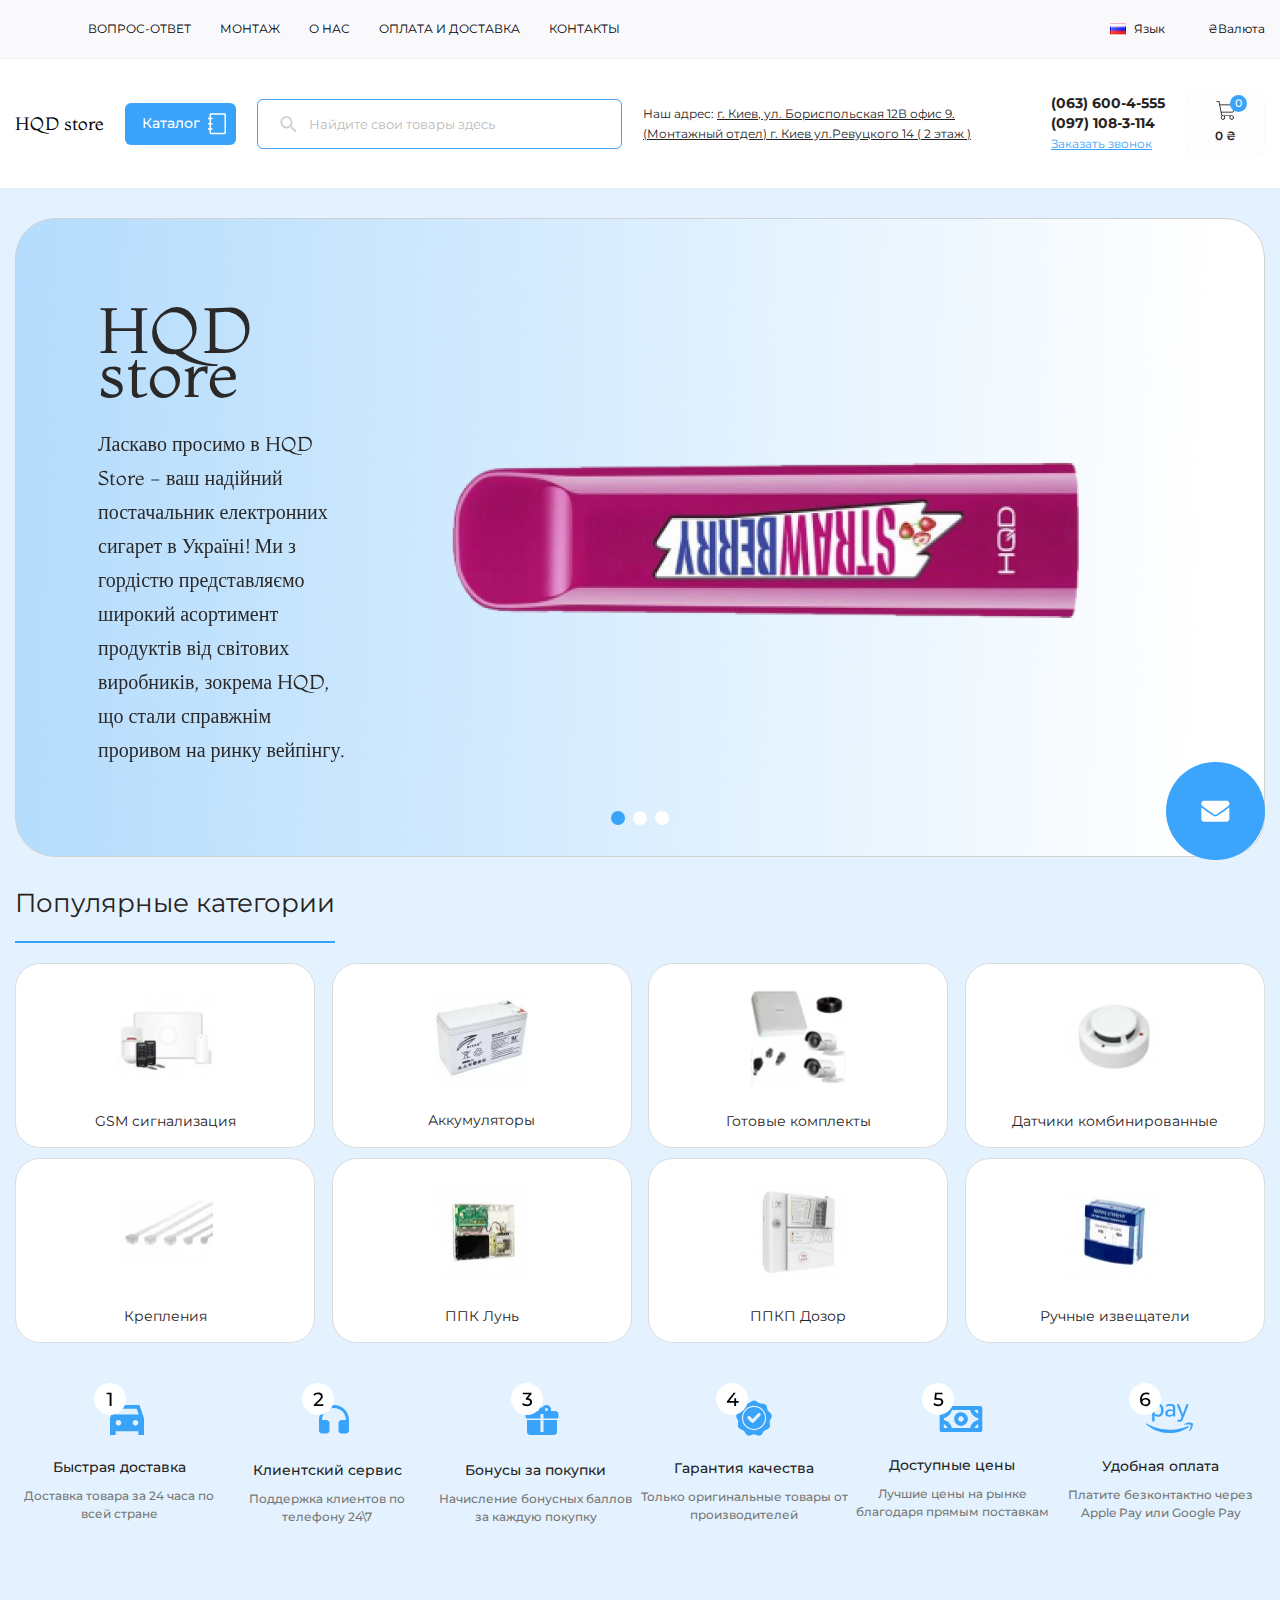
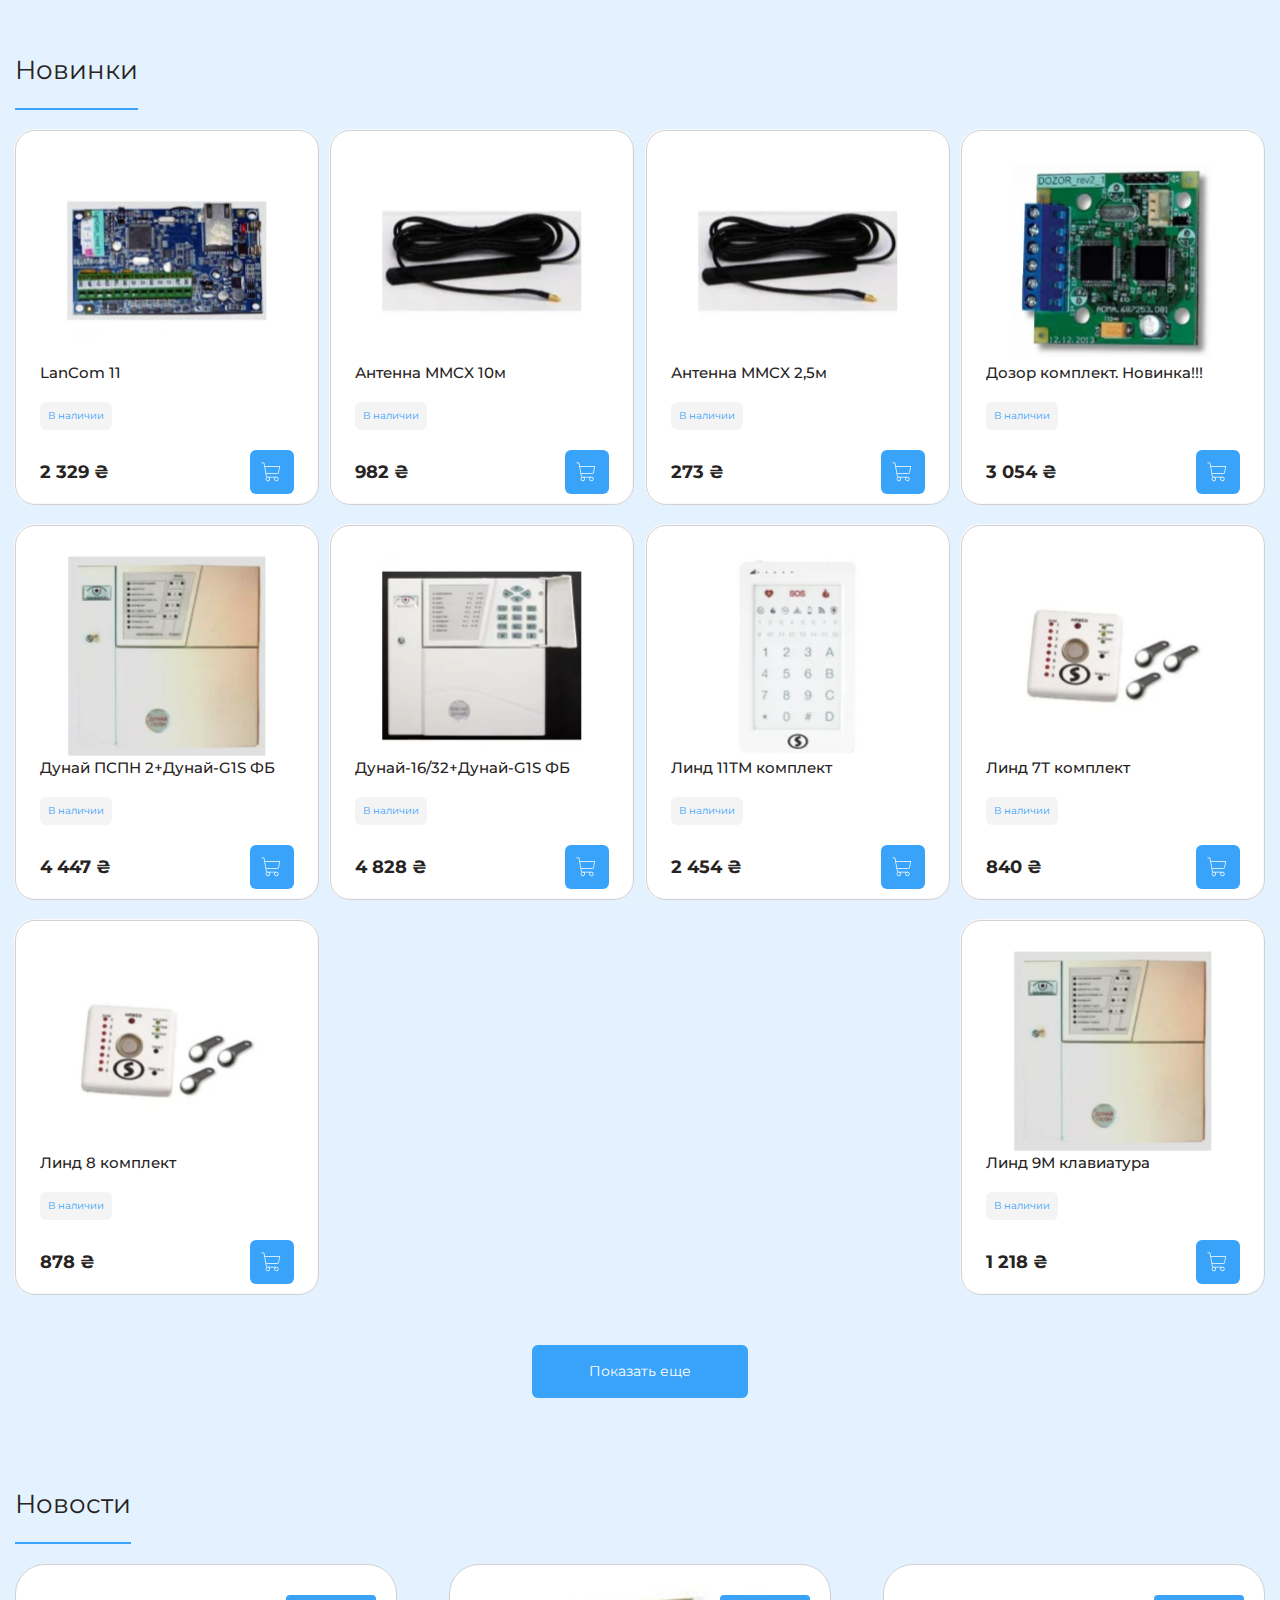
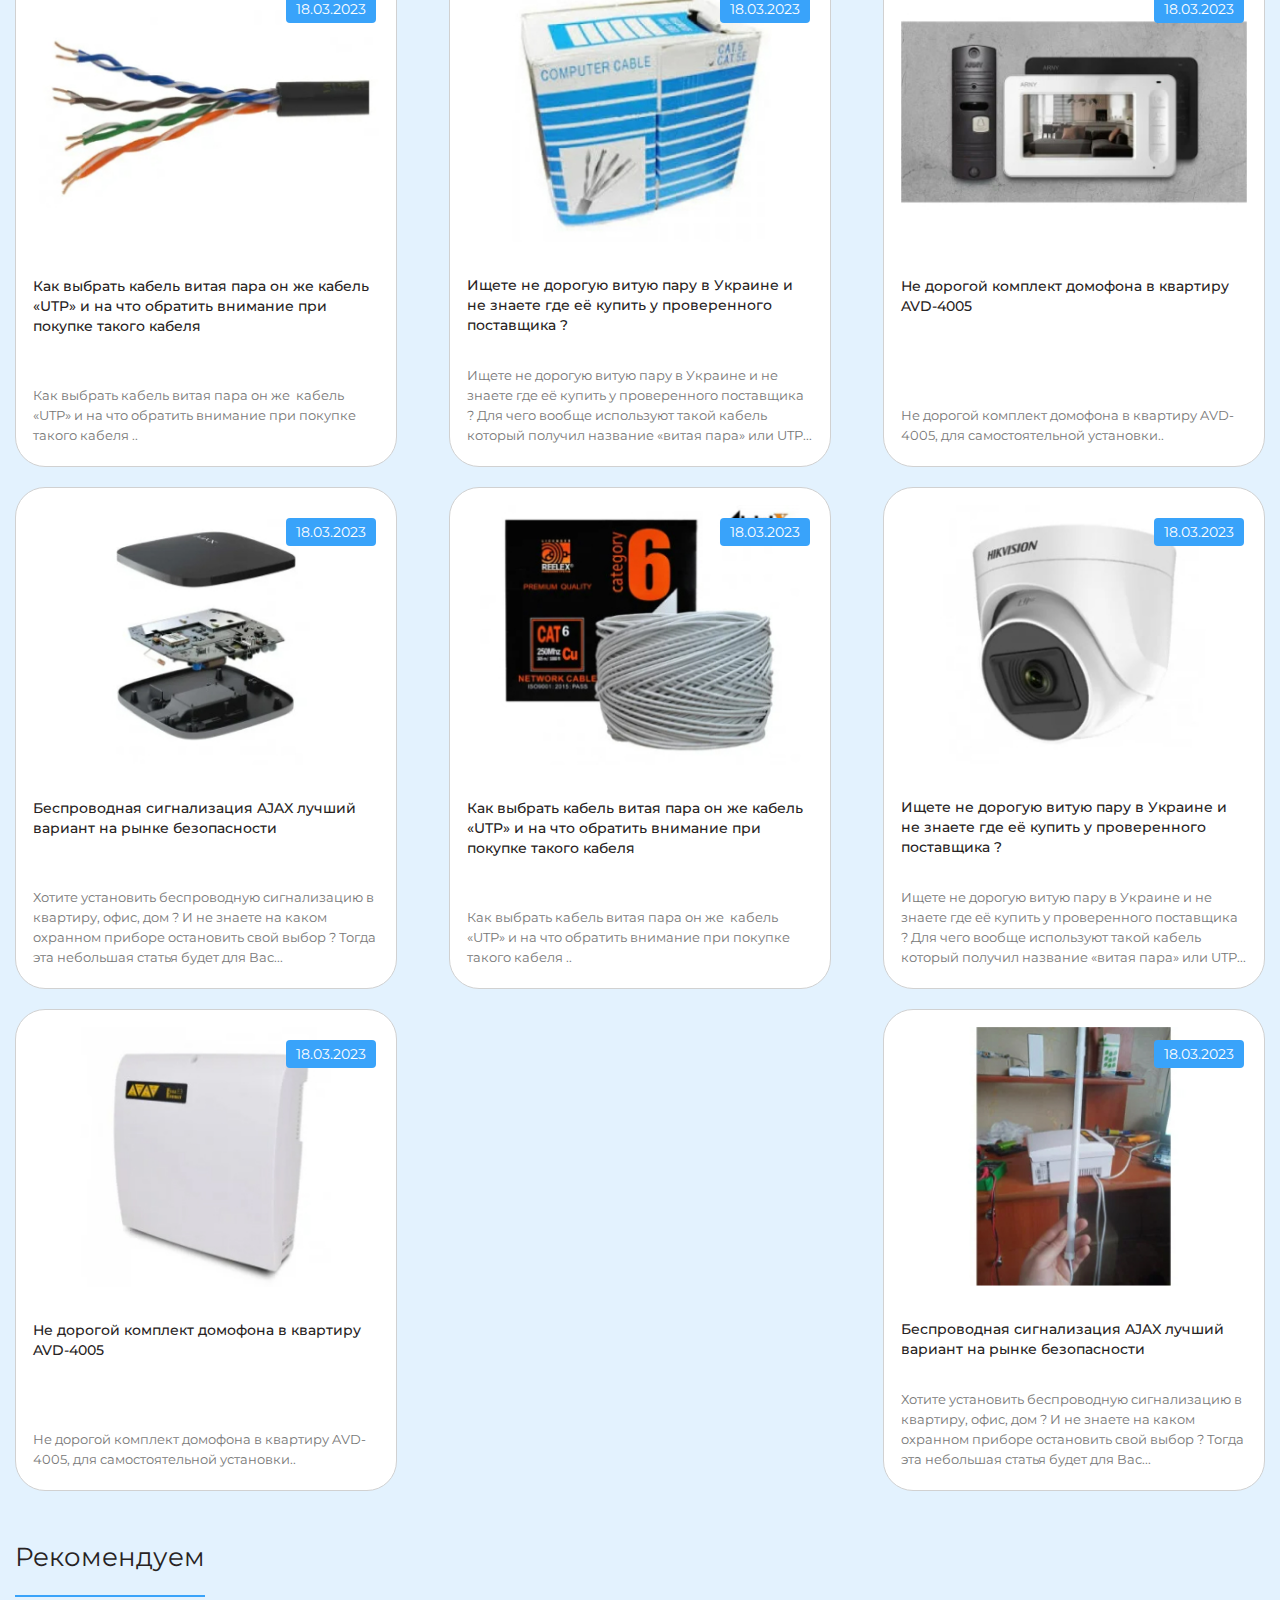
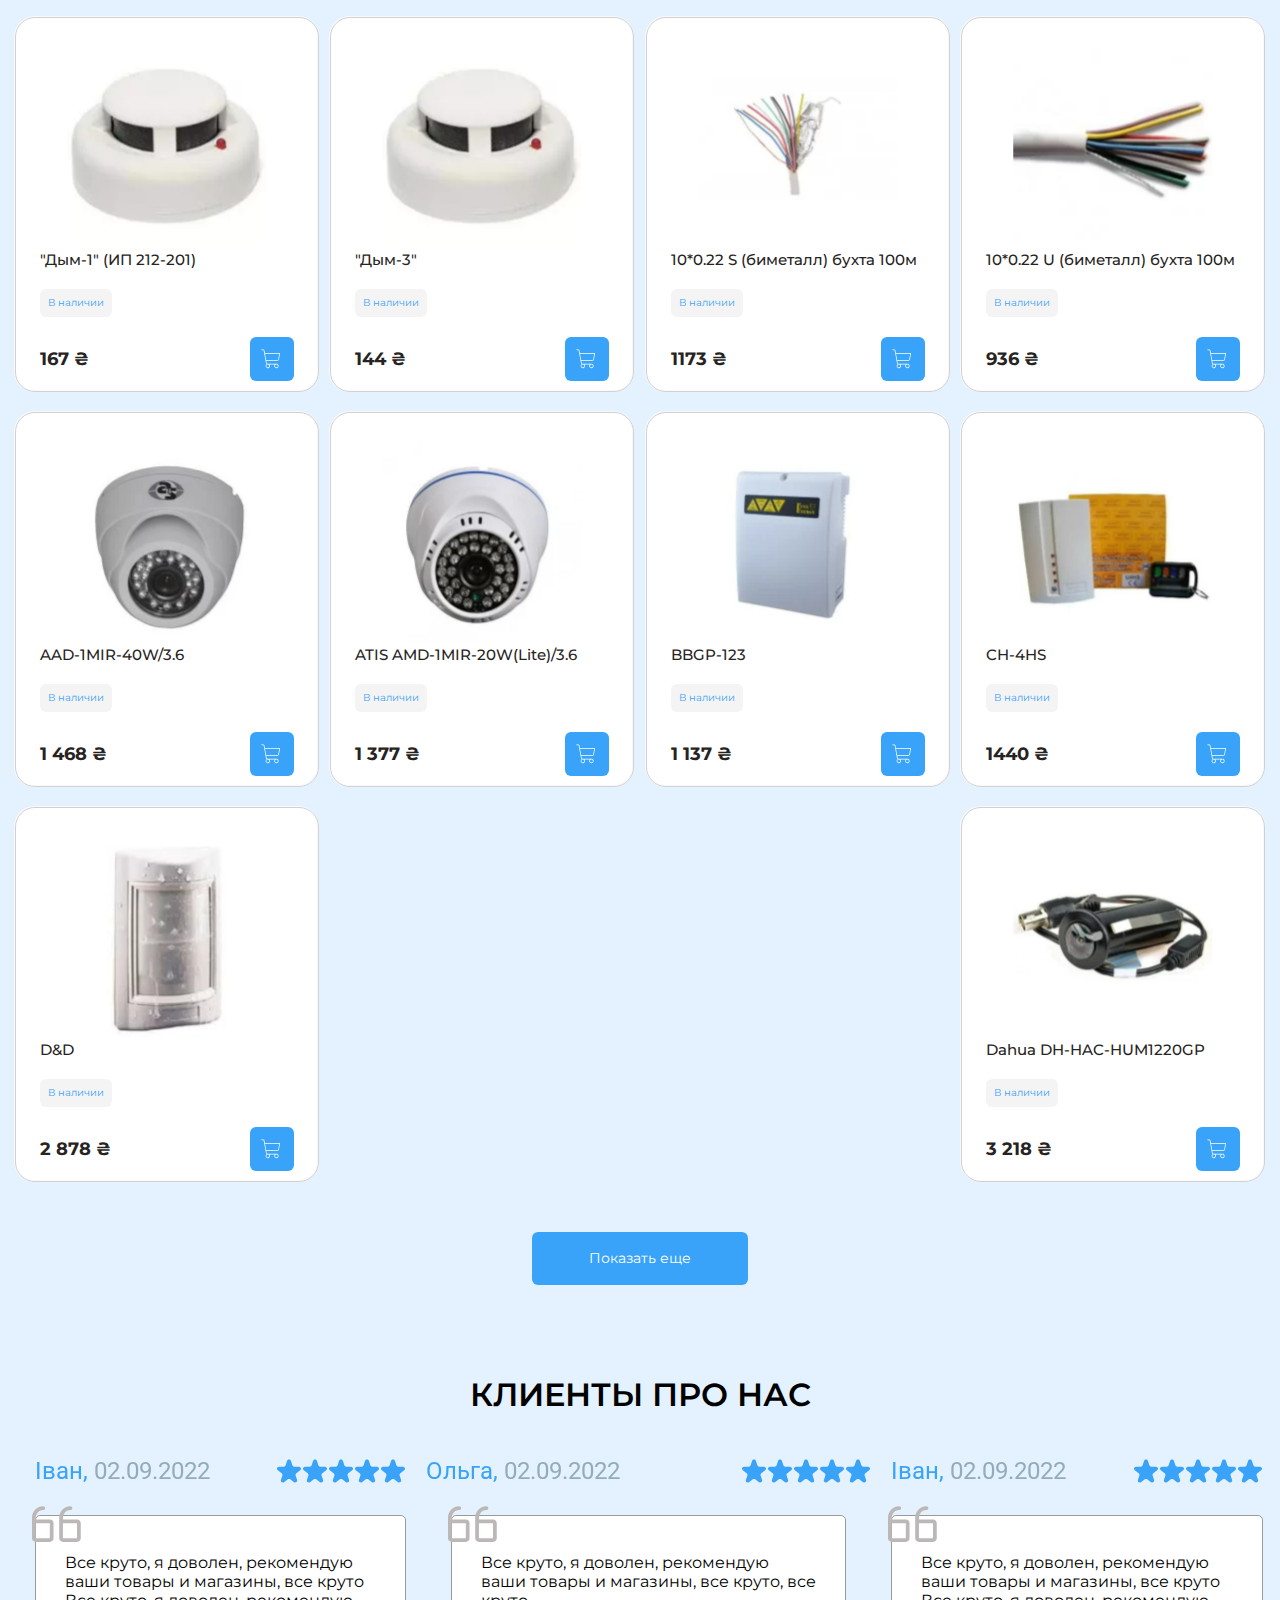
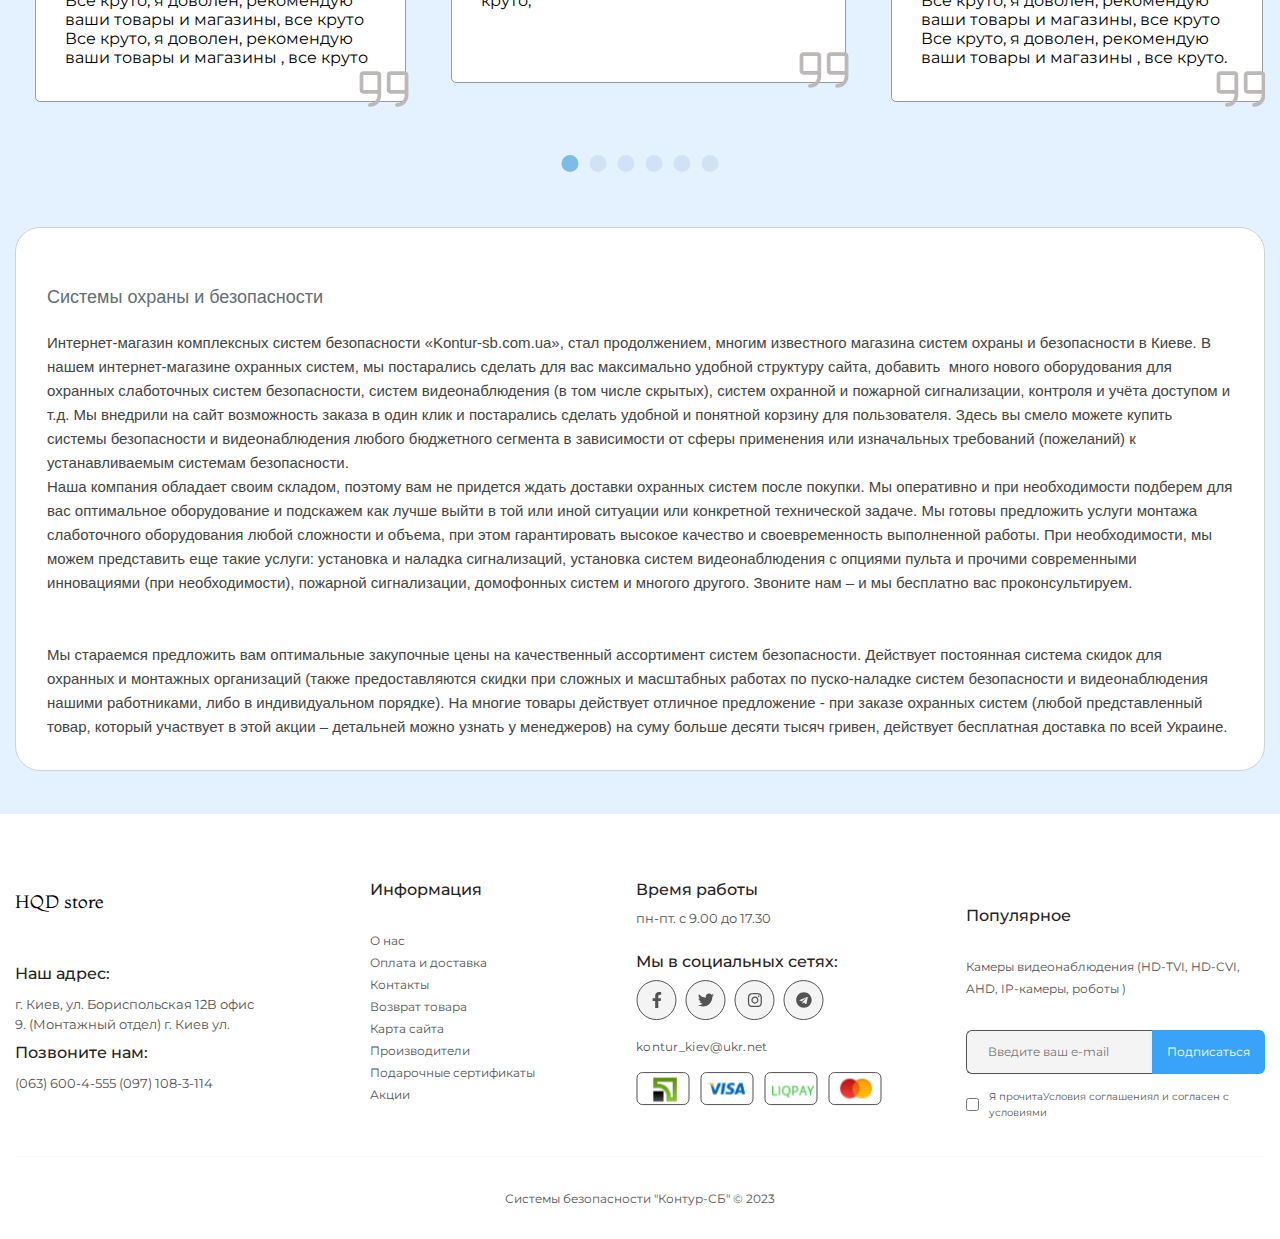
<file: index.html>
<!DOCTYPE html>
<html lang="en">

<head>
  <meta charset="UTF-8">
  <meta http-equiv="X-UA-Compatible" content="IE=edge">
  <meta name="viewport" content="width=device-width, initial-scale=1.0">
  <title>Document</title>
  <link rel="preconnect" href="https://fonts.googleapis.com">
  <link rel="preconnect" href="https://fonts.gstatic.com" crossorigin>
  <link
    href="https://fonts.googleapis.com/css2?family=Montaga&family=Montserrat:wght@400;500;600;700&family=Roboto&display=swap"
    rel="stylesheet">
  <link rel="stylesheet" href="css/style.min.css">
</head>

<body>
  <div class="wrapper">
    <header class="header">
      <div class="header__top-wrapper">
        <div class="container">
          <div class="header__top">
            <div class="header__top-left">
              <a class="header__top-link" href="#">
                Вопрос-ответ
              </a>
              <a class="header__top-link" href="#">
                Монтаж
              </a>
              <a class="header__top-link" href="#">
                О нас
              </a>
              <a class="header__top-link" href="#">
                Оплата и доставка
              </a>
              <a class="header__top-link" href="#">
                Контакты
              </a>
            </div>
            <div class="header__top-right">
              <button class="header__top-lang">
                <img src="images/rus.svg" alt="">
                <p>Язык</p>
              </button>
              <button class="header__top-currency">
                ₴Валюта
              </button>
            </div>
          </div>
        </div>
      </div>
      <div class="header__main-wrapper">
        <div class="container">
          <div class="header__main">
            <a class="logo" href="/">
              HQD store
            </a>
            <button class="header__main-catalog open-popup">
              <p>Каталог</p>
              <img src="images/catalog.svg" alt="">
            </button>
            <div class="header__main-input close-popup">
              <input type="text" placeholder="Найдите свои товары здесь">
            </div>
            <p class="header__main-text">
              Наш адрес: <a href="#">г. Киев, ул. Бориспольская 12В офис 9. (Монтажный отдел) г. Киев ул.Ревуцкого 14 (
                2 этаж )</a>
            </p>
            <div class="header__main-contact">
              <a href="tel:0636004555">(063) 600-4-555</a>
              <a href="tel:0971083114">(097) 108-3-114</a>
              <button>Заказать звонок</button>
            </div>
            <div class="header__main-rightside">
              <button class="header__main-bucket close-popup">
                <div class="header__main-box">
                  <img src="images/bucket.svg" alt="">
                  <div class="quantity">0</div>
                </div>
                <div class="bucket-price">
                  0 ₴
                </div>
              </button>
              <div class="cart">

              </div>
            </div>
          </div>
        </div>
      </div>
    </header>
    <main class="main">
      <section class="slider">
        <div class="container">
          <div class="slider-inner">
            <div class="slider-wrapper">
              <div class="slider-item">
                <div class="slider-box">
                  <h1>HQD store</h1>
                  <p>
                    Ласкаво просимо в HQD Store - ваш надійний постачальник електронних сигарет в Україні! Ми з гордістю
                    представляємо
                    широкий асортимент продуктів від світових виробників, зокрема HQD, що стали справжнім проривом на
                    ринку
                    вейпінгу.
                  </p>
                </div>
                <img src="images/slide-1.png" alt="">
              </div>
            </div>
            <div class="slider-wrapper">
              <div class="slider-item">
                <div class="slider-box">
                  <h1>HQD store</h1>
                  <p>
                    Ласкаво просимо в HQD Store - ваш надійний постачальник електронних сигарет в Україні! Ми з гордістю
                    представляємо
                    широкий асортимент продуктів від світових виробників, зокрема HQD, що стали справжнім проривом на
                    ринку
                    вейпінгу.
                  </p>
                </div>
                <img src="images/slide-1.png" alt="">
              </div>
            </div>
            <div class="slider-wrapper">
              <div class="slider-item">
                <div class="slider-box">
                  <h1>HQD store</h1>
                  <p>
                    Ласкаво просимо в HQD Store - ваш надійний постачальник електронних сигарет в Україні! Ми з гордістю
                    представляємо
                    широкий асортимент продуктів від світових виробників, зокрема HQD, що стали справжнім проривом на
                    ринку вейпінгу.
                  </p>
                </div>
                <img src="images/slide-1.png" alt="">
              </div>
            </div>
          </div>
        </div>
      </section>
      <section class="popular">
        <div class="container">
          <h1 class="title">
            Популярные категории
          </h1>
          <div class="popular__top">
            <a class="popular__link" href="#">
              <img src="images/popular-1.svg" alt="">
              <p>GSM сигнализация</p>
            </a>
            <a class="popular__link" href="#">
              <img src="images/popular-2.svg" alt="">
              <p>Аккумуляторы</p>
            </a>
            <a class="popular__link" href="#">
              <img src="images/popular-3.svg" alt="">
              <p>Готовые комплекты</p>
            </a>
            <a class="popular__link" href="#">
              <img src="images/popular-4.svg" alt="">
              <p>Датчики комбинированные</p>
            </a>
            <a class="popular__link" href="#">
              <img src="images/popular-5.svg" alt="">
              <p>Крепления</p>
            </a>
            <a class="popular__link" href="#">
              <img src="images/popular-6.svg" alt="">
              <p>ППК Лунь</p>
            </a>
            <a class="popular__link" href="#">
              <img src="images/popular-7.svg" alt="">
              <p>ППКП Дозор</p>
            </a>
            <a class="popular__link" href="#">
              <img src="images/popular-8.svg" alt="">
              <p>Ручные извещатели</p>
            </a>
          </div>
          <div class="benefits">
            <div class="benefits-item">
              <img src="images/benefits-1.svg" alt="">
              <h4>
                Быстрая доставка
              </h4>
              <p>Доставка товара за 24 часа по всей стране</p>
            </div>
            <div class="benefits-item">
              <img src="images/benefits-2.svg" alt="">
              <h4>
                Клиентский сервис
              </h4>
              <p>Поддержка клиентов по телефону 24\7</p>
            </div>
            <div class="benefits-item">
              <img src="images/benefits-3.svg" alt="">
              <h4>
                Бонусы за покупки
              </h4>
              <p>Начисление бонусных
                баллов за каждую покупку</p>
            </div>
            <div class="benefits-item">
              <img src="images/benefits-4.svg" alt="">
              <h4>
                Гарантия качества
              </h4>
              <p>Только оригинальные
                товары от производителей</p>
            </div>
            <div class="benefits-item">
              <img src="images/benefits-5.svg" alt="">
              <h4>
                Доступные цены
              </h4>
              <p>Лучшие цены на рынке
                благодаря прямым
                поставкам</p>
            </div>
            <div class="benefits-item">
              <img src="images/benefits-6.svg" alt="">
              <h4>
                Удобная оплата
              </h4>
              <p>Платите безконтактно
                через Apple Pay или Google
                Pay</p>
            </div>
          </div>
        </div>
      </section>
      <section class="block">
        <div class="container">
          <h1 class="title">
            Новинки
          </h1>
          <div class="block__inner">
            <a class="block__item" data-price="2329" href="product.html">
              <div class="block__top">
                <img src="images/product-1.png" alt="">
                <h3>
                  LanCom 11
                </h3>
                <p>
                  В наличии
                </p>
              </div>
              <div class="block__box">
                <span>
                  2 329 ₴
                </span>
                <button class="addToCart">
                  <img src="images/cart.svg" alt="">
                </button>
              </div>
            </a>
            <a class="block__item" data-price="982" href="product.html">
              <div class="block__top">
                <img src="images/product-2.png" alt="">
                <h3>
                  Антенна MMCX 10м
                </h3>
                <p>
                  В наличии
                </p>
              </div>
              <div class="block__box">
                <span>
                  982 ₴
                </span>
                <button class="addToCart">
                  <img src="images/cart.svg" alt="">
                </button>
              </div>
            </a>
            <a class="block__item" data-price="273" href="product.html">
              <div class="block__top">
                <img src="images/product-2.png" alt="">
                <h3>
                  Антенна MMCX 2,5м
                </h3>
                <p>
                  В наличии
                </p>
              </div>
              <div class="block__box">
                <span>
                  273 ₴
                </span>
                <button class="addToCart">
                  <img src="images/cart.svg" alt="">
                </button>
              </div>
            </a>
            <a class="block__item" data-price="3054" href="product.html">
              <div class="block__top">
                <img src="images/product-3.png" alt="">
                <h3>
                  Дозор комплект. Новинка!!!
                </h3>
                <p>
                  В наличии
                </p>
              </div>
              <div class="block__box">
                <span>
                  3 054 ₴
                </span>
                <button class="addToCart">
                  <img src="images/cart.svg" alt="">
                </button>
              </div>
            </a>
            <a class="block__item" data-price="4447" href="product.html">
              <div class="block__top">
                <img src="images/product-4.png" alt="">
                <h3>
                  Дунай ПСПН 2+Дунай-G1S ФБ
                </h3>
                <p>
                  В наличии
                </p>
              </div>
              <div class="block__box">
                <span>
                  4 447 ₴
                </span>
                <button class="addToCart">
                  <img src="images/cart.svg" alt="">
                </button>
              </div>
            </a>
            <a class="block__item" data-price="4828" href="product.html">
              <div class="block__top">
                <img src="images/product-5.png" alt="">
                <h3>
                  Дунай-16/32+Дунай-G1S ФБ
                </h3>
                <p>
                  В наличии
                </p>
              </div>
              <div class="block__box">
                <span>
                  4 828 ₴
                </span>
                <button class="addToCart">
                  <img src="images/cart.svg" alt="">
                </button>
              </div>
            </a>
            <a class="block__item" data-price="2454" href="product.html">
              <div class="block__top">
                <img src="images/product-6.png" alt="">
                <h3>
                  Линд 11ТМ комплект
                </h3>
                <p>
                  В наличии
                </p>
              </div>
              <div class="block__box">
                <span>
                  2 454 ₴
                </span>
                <button class="addToCart">
                  <img src="images/cart.svg" alt="">
                </button>
              </div>
            </a>
            <a class="block__item" data-price="840" href="product.html">
              <div class="block__top">
                <img src="images/product-7.png" alt="">
                <h3>
                  Линд 7Т комплект
                </h3>
                <p>
                  В наличии
                </p>
              </div>
              <div class="block__box">
                <span>
                  840 ₴
                </span>
                <button class="addToCart">
                  <img src="images/cart.svg" alt="">
                </button>
              </div>
            </a>
            <a class="block__item" data-price="878" href="product.html">
              <div class="block__top">
                <img src="images/product-8.png" alt="">
                <h3>
                  Линд 8 комплект
                </h3>
                <p>
                  В наличии
                </p>
              </div>
              <div class="block__box">
                <span>
                  878 ₴
                </span>
                <button class="addToCart">
                  <img src="images/cart.svg" alt="">
                </button>
              </div>
            </a>
            <a class="block__item" data-price="1218" href="product.html">
              <div class="block__top">
                <img src="images/product-4.png" alt="">
                <h3>
                  Линд 9М клавиатура
                </h3>
                <p>
                  В наличии
                </p>
              </div>
              <div class="block__box">
                <span>
                  1 218 ₴
                </span>
                <button class="addToCart">
                  <img src="images/cart.svg" alt="">
                </button>
              </div>
            </a>
          </div>
          <a class="block__link" href="#">
            Показать еще
          </a>
        </div>
      </section>
      <section class="news">
        <div class="container">
          <h1 class="title">
            Новости
          </h1>
          <div class="news-inner">
            <a class="news-item" href="#">
              <div class="news-data">
                18.03.2023
              </div>
              <div class="news-box">
                <img src="images/news-1.jpg" alt="">
                <h4>
                  Как выбрать кабель витая пара он же кабель «UTP» и на что обратить внимание при покупке такого кабеля
                </h4>
              </div>
              <p>
                Как выбрать кабель витая пара он же  кабель «UTP» и на что обратить внимание при покупке такого
                кабеля ..
              </p>
            </a>
            <a class="news-item" href="#">
              <div class="news-data">
                18.03.2023
              </div>
              <div class="news-box">
                <img src="images/news-2.jpg" alt="">
                <h4>
                  Ищете не дорогую витую пару в Украине и не знаете где её купить у проверенного поставщика ?
                </h4>
              </div>
              <p>
                Ищете не дорогую витую пару в Украине и не знаете где её купить у проверенного поставщика ? Для чего
                вообще используют такой кабель который получил название «витая пара» или UTP...
              </p>
            </a>
            <a class="news-item" href="#">
              <div class="news-data">
                18.03.2023
              </div>
              <div class="news-box">
                <img src="images/news-3.jpg" alt="">
                <h4>
                  Не дорогой комплект домофона в квартиру AVD-4005
                </h4>
              </div>
              <p>
                Не дорогой комплект домофона в квартиру AVD-4005, для самостоятельной установки..
              </p>
            </a>
            <a class="news-item" href="#">
              <div class="news-data">
                18.03.2023
              </div>
              <div class="news-box">
                <img src="images/news-4.jpg" alt="">
                <h4>
                  Беспроводная сигнализация AJAX лучший вариант на рынке безопасности
                </h4>
              </div>
              <p>
                Хотите установить беспроводную сигнализацию в квартиру, офис, дом ? И не знаете на каком охранном
                приборе остановить свой выбор ? Тогда эта небольшая статья будет для Вас...
              </p>
            </a>
            <a class="news-item" href="#">
              <div class="news-data">
                18.03.2023
              </div>
              <div class="news-box">
                <img src="images/news-5.jpg" alt="">
                <h4>
                  Как выбрать кабель витая пара он же кабель «UTP» и на что обратить внимание при покупке такого кабеля
                </h4>
              </div>
              <p>
                Как выбрать кабель витая пара он же  кабель «UTP» и на что обратить внимание при покупке такого
                кабеля ..
              </p>
            </a>
            <a class="news-item" href="#">
              <div class="news-data">
                18.03.2023
              </div>
              <div class="news-box">
                <img src="images/news-6.jpg" alt="">
                <h4>
                  Ищете не дорогую витую пару в Украине и не знаете где её купить у проверенного поставщика ?
                </h4>
              </div>
              <p>
                Ищете не дорогую витую пару в Украине и не знаете где её купить у проверенного поставщика ? Для чего
                вообще
                используют такой кабель который получил название «витая пара» или UTP...
              </p>
            </a>
            <a class="news-item" href="#">
              <div class="news-data">
                18.03.2023
              </div>
              <div class="news-box">
                <img src="images/news-7.jpg" alt="">
                <h4>
                  Не дорогой комплект домофона в квартиру AVD-4005
                </h4>
              </div>
              <p>
                Не дорогой комплект домофона в квартиру AVD-4005, для самостоятельной установки..
              </p>
            </a>
            <a class="news-item" href="#">
              <div class="news-data">
                18.03.2023
              </div>
              <div class="news-box">
                <img src="images/news-8.jpg" alt="">
                <h4>
                  Беспроводная сигнализация AJAX лучший вариант на рынке безопасности
                </h4>
              </div>
              <p>
                Хотите установить беспроводную сигнализацию в квартиру, офис, дом ? И не знаете на каком охранном
                приборе остановить
                свой выбор ? Тогда эта небольшая статья будет для Вас...
              </p>
            </a>
          </div>
        </div>
      </section>
      <section class="block">
        <div class="container">
          <h1 class="title">
            Рекомендуем
          </h1>
          <div class="block__inner">
            <a class="block__item" data-price="167" href="product.html">
              <div class="block__top">
                <img src="images/product-11.png" alt="">
                <h3>
                  "Дым-1" (ИП 212-201)
                </h3>
                <p>
                  В наличии
                </p>
              </div>
              <div class="block__box">
                <span>
                  167 ₴
                </span>
                <button class="addToCart">
                  <img src="images/cart.svg" alt="">
                </button>
              </div>
            </a>
            <a class="block__item" data-price="144" href="product.html">
              <div class="block__top">
                <img src="images/product-12.png" alt="">
                <h3>
                  "Дым-3"
                </h3>
                <p>
                  В наличии
                </p>
              </div>
              <div class="block__box">
                <span>
                  144 ₴
                </span>
                <button class="addToCart">
                  <img src="images/cart.svg" alt="">
                </button>
              </div>
            </a>
            <a class="block__item" data-price="1173" href="product.html">
              <div class="block__top">
                <img src="images/product-13.png" alt="">
                <h3>
                  10*0.22 S (биметалл) бухта 100м
                </h3>
                <p>
                  В наличии
                </p>
              </div>
              <div class="block__box">
                <span>
                  1173 ₴
                </span>
                <button class="addToCart">
                  <img src="images/cart.svg" alt="">
                </button>
              </div>
            </a>
            <a class="block__item" data-price="936" href="product.html">
              <div class="block__top">
                <img src="images/product-14.png" alt="">
                <h3>
                  10*0.22 U (биметалл) бухта 100м
                </h3>
                <p>
                  В наличии
                </p>
              </div>
              <div class="block__box">
                <span>
                  936 ₴
                </span>
                <button class="addToCart">
                  <img src="images/cart.svg" alt="">
                </button>
              </div>
            </a>
            <a class="block__item" data-price="1468" href="product.html">
              <div class="block__top">
                <img src="images/product-15.png" alt="">
                <h3>
                  AAD-1MIR-40W/3.6
                </h3>
                <p>
                  В наличии
                </p>
              </div>
              <div class="block__box">
                <span>
                  1 468 ₴
                </span>
                <button class="addToCart">
                  <img src="images/cart.svg" alt="">
                </button>
              </div>
            </a>
            <a class="block__item" data-price="1377" href="product.html">
              <div class="block__top">
                <img src="images/product-16.png" alt="">
                <h3>
                  ATIS AMD-1MIR-20W(Lite)/3.6
                </h3>
                <p>
                  В наличии
                </p>
              </div>
              <div class="block__box">
                <span>
                  1 377 ₴
                </span>
                <button class="addToCart">
                  <img src="images/cart.svg" alt="">
                </button>
              </div>
            </a>
            <a class="block__item" data-price="1137" href="product.html">
              <div class="block__top">
                <img src="images/product-17.png" alt="">
                <h3>
                  BBGP-123
                </h3>
                <p>
                  В наличии
                </p>
              </div>
              <div class="block__box">
                <span>
                  1 137 ₴
                </span>
                <button class="addToCart">
                  <img src="images/cart.svg" alt="">
                </button>
              </div>
            </a>
            <a class="block__item" data-price="1440" href="product.html">
              <div class="block__top">
                <img src="images/product-18.png" alt="">
                <h3>
                  CH-4HS
                </h3>
                <p>
                  В наличии
                </p>
              </div>
              <div class="block__box">
                <span>
                  1440 ₴
                </span>
                <button class="addToCart">
                  <img src="images/cart.svg" alt="">
                </button>
              </div>
            </a>
            <a class="block__item" data-price="2878" href="product.html">
              <div class="block__top">
                <img src="images/product-19.png" alt="">
                <h3>
                  D&D
                </h3>
                <p>
                  В наличии
                </p>
              </div>
              <div class="block__box">
                <span>
                  2 878 ₴
                </span>
                <button class="addToCart">
                  <img src="images/cart.svg" alt="">
                </button>
              </div>
            </a>
            <a class="block__item" data-price="3218" href="product.html">
              <div class="block__top">
                <img src="images/product-20.png" alt="">
                <h3>
                  Dahua DH-HAC-HUM1220GP
                </h3>
                <p>
                  В наличии
                </p>
              </div>
              <div class="block__box">
                <span>
                  3 218 ₴
                </span>
                <button class="addToCart">
                  <img src="images/cart.svg" alt="">
                </button>
              </div>
            </a>
          </div>
          <a class="block__link" href="#">
            Показать еще
          </a>
        </div>
      </section>
      <section class="client">
        <div class="container">
          <div class="client__title">
            КЛИЕНТЫ ПРО НАС
          </div>
          <div class="client__slider">
            <div class="client__item">
              <div class="client__item-box">
                <p class="client__item-title">Іван, <span>02.09.2022</span></p>
                <div class="client__item-wrapper">
                  <img src="images/star.svg" alt="">
                  <img src="images/star.svg" alt="">
                  <img src="images/star.svg" alt="">
                  <img src="images/star.svg" alt="">
                  <img src="images/star.svg" alt="">
                </div>
              </div>
              <div class="client__text">
                Все круто, я доволен, рекомендую ваши товары и магазины, все круто Все круто, я доволен, рекомендую ваши
                товары и
                магазины, все круто Все круто, я доволен, рекомендую ваши товары и магазины , все круто
              </div>
            </div>
            <div class="client__item client__item-center">
              <div class="client__item-box">
                <p class="client__item-title">Ольга, <span>02.09.2022</span></p>
                <div class="client__item-wrapper">
                  <img src="images/star.svg" alt="">
                  <img src="images/star.svg" alt="">
                  <img src="images/star.svg" alt="">
                  <img src="images/star.svg" alt="">
                  <img src="images/star.svg" alt="">
                </div>
              </div>
              <div class="client__text">
                Все круто, я доволен, рекомендую ваши товары и магазины, все круто, все круто,
              </div>
            </div>
            <div class="client__item">
              <div class="client__item-box">
                <p class="client__item-title">Іван, <span>02.09.2022</span></p>
                <div class="client__item-wrapper">
                  <img src="images/star.svg" alt="">
                  <img src="images/star.svg" alt="">
                  <img src="images/star.svg" alt="">
                  <img src="images/star.svg" alt="">
                  <img src="images/star.svg" alt="">
                </div>
              </div>
              <div class="client__text">
                Все круто, я доволен, рекомендую ваши товары и магазины, все круто Все круто, я доволен, рекомендую ваши
                товары и
                магазины, все круто Все круто, я доволен, рекомендую ваши товары и магазины , все круто.
              </div>
            </div>
            <div class="client__item">
              <div class="client__item-box">
                <p class="client__item-title">Іван, <span>02.09.2022</span></p>
                <div class="client__item-wrapper">
                  <img src="images/star.svg" alt="">
                  <img src="images/star.svg" alt="">
                  <img src="images/star.svg" alt="">
                  <img src="images/star.svg" alt="">
                  <img src="images/star.svg" alt="">
                </div>
              </div>
              <div class="client__text">
                Все круто, я доволен, рекомендую ваши товары и магазины, все круто Все круто, я доволен, рекомендую ваши
                товары и
                магазины, все круто Все круто, я доволен, рекомендую ваши товары и магазины , все круто
              </div>
            </div>
            <div class="client__item client__item-center">
              <div class="client__item-box">
                <p class="client__item-title">Ольга, <span>02.09.2022</span></p>
                <div class="client__item-wrapper">
                  <img src="images/star.svg" alt="">
                  <img src="images/star.svg" alt="">
                  <img src="images/star.svg" alt="">
                  <img src="images/star.svg" alt="">
                  <img src="images/star.svg" alt="">
                </div>
              </div>
              <div class="client__text">
                Все круто, я доволен, рекомендую ваши товары и магазины, все круто, все круто,
              </div>
            </div>
            <div class="client__item">
              <div class="client__item-box">
                <p class="client__item-title">Микола, <span>02.09.2022</span></p>
                <div class="client__item-wrapper">
                  <img src="images/star.svg" alt="">
                  <img src="images/star.svg" alt="">
                  <img src="images/star.svg" alt="">
                  <img src="images/star.svg" alt="">
                  <img src="images/star.svg" alt="">
                </div>
              </div>
              <div class="client__text">
                Все круто, я доволен, рекомендую ваши товары и магазины, все круто Все круто, я доволен, рекомендую ваши
                товары и
                магазины, все круто Все круто, я доволен, рекомендую ваши товары и магазины , все круто.
              </div>
            </div>
            <div class="client__item">
              <div class="client__item-box">
                <p class="client__item-title">Іван, <span>02.09.2022</span></p>
                <div class="client__item-wrapper">
                  <img src="images/star.svg" alt="">
                  <img src="images/star.svg" alt="">
                  <img src="images/star.svg" alt="">
                  <img src="images/star.svg" alt="">
                  <img src="images/star.svg" alt="">
                </div>
              </div>
              <div class="client__text">
                Все круто, я доволен, рекомендую ваши товары и магазины, все круто Все круто, я доволен, рекомендую ваши
                товары и
                магазины, все круто Все круто, я доволен, рекомендую ваши товары и магазины , все круто
              </div>
            </div>
            <div class="client__item client__item-center">
              <div class="client__item-box">
                <p class="client__item-title">Ольга, <span>02.09.2022</span></p>
                <div class="client__item-wrapper">
                  <img src="images/star.svg" alt="">
                  <img src="images/star.svg" alt="">
                  <img src="images/star.svg" alt="">
                  <img src="images/star.svg" alt="">
                  <img src="images/star.svg" alt="">
                </div>
              </div>
              <div class="client__text">
                Все круто, я доволен, рекомендую ваши товары и магазины, все круто, все круто,
              </div>
            </div>
            <div class="client__item">
              <div class="client__item-box">
                <p class="client__item-title">Микола, <span>02.09.2022</span></p>
                <div class="client__item-wrapper">
                  <img src="images/star.svg" alt="">
                  <img src="images/star.svg" alt="">
                  <img src="images/star.svg" alt="">
                  <img src="images/star.svg" alt="">
                  <img src="images/star.svg" alt="">
                </div>
              </div>
              <div class="client__text">
                Все круто, я доволен, рекомендую ваши товары и магазины, все круто Все круто, я доволен, рекомендую ваши
                товары и
                магазины, все круто Все круто, я доволен, рекомендую ваши товары и магазины , все круто.
              </div>
            </div>
            <div class="client__item">
              <div class="client__item-box">
                <p class="client__item-title">Іван, <span>02.09.2022</span></p>
                <div class="client__item-wrapper">
                  <img src="images/star.svg" alt="">
                  <img src="images/star.svg" alt="">
                  <img src="images/star.svg" alt="">
                  <img src="images/star.svg" alt="">
                  <img src="images/star.svg" alt="">
                </div>
              </div>
              <div class="client__text">
                Все круто, я доволен, рекомендую ваши товары и магазины, все круто Все круто, я доволен, рекомендую ваши
                товары и
                магазины, все круто Все круто, я доволен, рекомендую ваши товары и магазины , все круто
              </div>
            </div>
            <div class="client__item client__item-center">
              <div class="client__item-box">
                <p class="client__item-title">Ольга, <span>02.09.2022</span></p>
                <div class="client__item-wrapper">
                  <img src="images/star.svg" alt="">
                  <img src="images/star.svg" alt="">
                  <img src="images/star.svg" alt="">
                  <img src="images/star.svg" alt="">
                  <img src="images/star.svg" alt="">
                </div>
              </div>
              <div class="client__text">
                Все круто, я доволен, рекомендую ваши товары и магазины, все круто, все круто,
              </div>
            </div>
            <div class="client__item">
              <div class="client__item-box">
                <p class="client__item-title">Микола, <span>02.09.2022</span></p>
                <div class="client__item-wrapper">
                  <img src="images/star.svg" alt="">
                  <img src="images/star.svg" alt="">
                  <img src="images/star.svg" alt="">
                  <img src="images/star.svg" alt="">
                  <img src="images/star.svg" alt="">
                </div>
              </div>
              <div class="client__text">
                Все круто, я доволен, рекомендую ваши товары и магазины, все круто Все круто, я доволен, рекомендую ваши
                товары и
                магазины, все круто Все круто, я доволен, рекомендую ваши товары и магазины , все круто.
              </div>
            </div>
            <div class="client__item">
              <div class="client__item-box">
                <p class="client__item-title">Іван, <span>02.09.2022</span></p>
                <div class="client__item-wrapper">
                  <img src="images/star.svg" alt="">
                  <img src="images/star.svg" alt="">
                  <img src="images/star.svg" alt="">
                  <img src="images/star.svg" alt="">
                  <img src="images/star.svg" alt="">
                </div>
              </div>
              <div class="client__text">
                Все круто, я доволен, рекомендую ваши товары и магазины, все круто Все круто, я доволен, рекомендую ваши
                товары и
                магазины, все круто Все круто, я доволен, рекомендую ваши товары и магазины , все круто
              </div>
            </div>
            <div class="client__item client__item-center">
              <div class="client__item-box">
                <p class="client__item-title">Ольга, <span>02.09.2022</span></p>
                <div class="client__item-wrapper">
                  <img src="images/star.svg" alt="">
                  <img src="images/star.svg" alt="">
                  <img src="images/star.svg" alt="">
                  <img src="images/star.svg" alt="">
                  <img src="images/star.svg" alt="">
                </div>
              </div>
              <div class="client__text">
                Все круто, я доволен, рекомендую ваши товары и магазины, все круто, все круто,
              </div>
            </div>
            <div class="client__item">
              <div class="client__item-box">
                <p class="client__item-title">Микола, <span>02.09.2022</span></p>
                <div class="client__item-wrapper">
                  <img src="images/star.svg" alt="">
                  <img src="images/star.svg" alt="">
                  <img src="images/star.svg" alt="">
                  <img src="images/star.svg" alt="">
                  <img src="images/star.svg" alt="">
                </div>
              </div>
              <div class="client__text">
                Все круто, я доволен, рекомендую ваши товары и магазины, все круто Все круто, я доволен, рекомендую ваши
                товары и
                магазины, все круто Все круто, я доволен, рекомендую ваши товары и магазины , все круто.
              </div>
            </div>
            <div class="client__item">
              <div class="client__item-box">
                <p class="client__item-title">Іван, <span>02.09.2022</span></p>
                <div class="client__item-wrapper">
                  <img src="images/star.svg" alt="">
                  <img src="images/star.svg" alt="">
                  <img src="images/star.svg" alt="">
                  <img src="images/star.svg" alt="">
                  <img src="images/star.svg" alt="">
                </div>
              </div>
              <div class="client__text">
                Все круто, я доволен, рекомендую ваши товары и магазины, все круто Все круто, я доволен, рекомендую ваши
                товары и
                магазины, все круто Все круто, я доволен, рекомендую ваши товары и магазины , все круто
              </div>
            </div>
            <div class="client__item client__item-center">
              <div class="client__item-box">
                <p class="client__item-title">Ольга, <span>02.09.2022</span></p>
                <div class="client__item-wrapper">
                  <img src="images/star.svg" alt="">
                  <img src="images/star.svg" alt="">
                  <img src="images/star.svg" alt="">
                  <img src="images/star.svg" alt="">
                  <img src="images/star.svg" alt="">
                </div>
              </div>
              <div class="client__text">
                Все круто, я доволен, рекомендую ваши товары и магазины, все круто, все круто,
              </div>
            </div>
            <div class="client__item">
              <div class="client__item-box">
                <p class="client__item-title">Микола, <span>02.09.2022</span></p>
                <div class="client__item-wrapper">
                  <img src="images/star.svg" alt="">
                  <img src="images/star.svg" alt="">
                  <img src="images/star.svg" alt="">
                  <img src="images/star.svg" alt="">
                  <img src="images/star.svg" alt="">
                </div>
              </div>
              <div class="client__text">
                Все круто, я доволен, рекомендую ваши товары и магазины, все круто Все круто, я доволен, рекомендую ваши
                товары и
                магазины, все круто Все круто, я доволен, рекомендую ваши товары и магазины , все круто.
              </div>
            </div>
          </div>
          <div class="client__bottom">
            <div class="client__bottom-title">
              Системы охраны и безопасности
            </div>
            <div class="client__bottom-text">
              Интернет-магазин комплексных систем безопасности «Kontur-sb.com.ua», стал продолжением, многим известного
              магазина
              систем охраны и безопасности в Киеве. В нашем интернет-магазине охранных систем, мы постарались сделать
              для вас максимально удобной структуру сайта, добавить  много нового оборудования для  охранных
              слаботочных систем безопасности, систем видеонаблюдения (в том числе скрытых), систем охранной и пожарной
              сигнализации, контроля и учёта доступом и т.д. Мы внедрили на сайт возможность заказа в один
              клик и постарались сделать удобной и понятной корзину для пользователя. Здесь вы смело можете купить
              системы безопасности и видеонаблюдения любого бюджетного сегмента в зависимости от сферы применения
              или изначальных требований (пожеланий) к устанавливаемым системам безопасности. <br>
              Наша компания обладает своим складом, поэтому вам не придется ждать доставки охранных систем после
              покупки. Мы
              оперативно и при необходимости подберем для вас оптимальное оборудование и подскажем как лучше выйти в той
              или иной ситуации или конкретной технической задаче. Мы готовы предложить <a href="#">услуги монтажа</a>
              слаботочного оборудования любой сложности и объема, при этом гарантировать высокое качество и
              своевременность
              выполненной работы. При необходимости, мы можем представить еще такие услуги: установка и наладка
              сигнализаций, установка систем видеонаблюдения с опциями пульта и
              прочими современными инновациями (при необходимости), пожарной сигнализации, домофонных систем и многого
              другого. Звоните нам – и мы бесплатно вас проконсультируем. <br>
              <br>
              <br>
              Мы стараемся предложить вам оптимальные закупочные цены на качественный ассортимент систем
              безопасности. Действует
              постоянная система скидок для охранных и монтажных организаций (также
              предоставляются скидки при сложных и масштабных работах по пуско-наладке систем безопасности и
              видеонаблюдения нашими работниками, либо в индивидуальном порядке). На многие товары действует отличное
              предложение - при заказе охранных систем (любой представленный товар, который участвует в этой акции –
              детальней можно узнать у менеджеров) на суму больше десяти тысяч гривен, действует бесплатная доставка по
              всей Украине.
            </div>
          </div>
        </div>
      </section>
    </main>
    <footer class="footer">
      <div class="container">
        <div class="footer__main">
          <div class="footer__leftside">
            <a class="logo footer__logo" href="/">
              HQD store
            </a>
            <div class="footer__leftside-text">
              <h6 class="footer__title footer__leftside-title">
                Наш адрес:
              </h6>
              <p class="footer__leftside-mb">
                г. Киев, ул. Бориспольская 12В офис 9. (Монтажный отдел) г. Киев ул.
              </p>
            </div>
            <div class="footer__leftside-text">
              <h6 class="footer__title footer__leftside-title">
                Позвоните нам:
              </h6>
              <p>
                <a href="tel:0636004555">(063) 600-4-555</a>
                <a href="tel:0971083114">(097) 108-3-114</a>
              </p>
            </div>
          </div>
          <div class="footer__info">
            <h6 class="footer__title footer__info-title">
              Информация
            </h6>
            <div class="footer__info-wrapper">
              <a href="#">
                О нас
              </a>
              <a href="#">
                Оплата и доставка
              </a>
              <a href="#">
                Контакты
              </a>
              <a href="#">
                Возврат товара
              </a>
              <a href="#">
                Карта сайта
              </a>
              <a href="#">
                Производители
              </a>
              <a href="#">
                Подарочные сертификаты
              </a>
              <a href="#">
                Акции
              </a>
            </div>
          </div>
          <div class="footer__contact">
            <h6 class="footer__title footer__contact-title">
              Время работы
            </h6>
            <div class="footer__contact-text">
              пн-пт. с 9.00 до 17.30
            </div>
            <h6 class="footer__title footer__contact-title">
              Мы в социальных сетях:
            </h6>
            <ul class="footer__social">
              <li class="footer__social-item">
                <a href="#">
                  <img src="images/social-1.svg" alt="">
                </a>
              </li>
              <li class="footer__social-item">
                <a href="#">
                  <img src="images/social-2.svg" alt="">
                </a>
              </li>
              <li class="footer__social-item">
                <a href="#">
                  <img src="images/social-3.svg" alt="">
                </a>
              </li>
              <li class="footer__social-item">
                <a href="#">
                  <img src="images/social-4.svg" alt="">
                </a>
              </li>
            </ul>
            <div class="footer__email">
              kontur_kiev@ukr.net
            </div>
            <div class="footer__support">
              <img src="images/pay-1.svg" alt="">
              <img src="images/pay-2.svg" alt="">
              <img src="images/pay-3.svg" alt="">
              <img src="images/pay-4.svg" alt="">
            </div>
          </div>
          <div class="footer__rightside">
            <h6 class="footer__title footer__rightside-title">
              Популярное
            </h6>
            <div class="footer__rightside-text">
              Камеры видеонаблюдения (HD-TVI, HD-CVI, AHD, IP-камеры, роботы )
            </div>
            <div class="footer__rightside-buttons">
              <input type="text" placeholder="Введите ваш e-mail">
              <button>Подписаться</button>
            </div>
            <label class="footer__rightside-read">
              <input type="checkbox">
              <p>Я прочитаУсловия соглашениял и согласен с условиями</p>
            </label>
          </div>
        </div>
      </div>
      <div class="footer__bottom">
        <div class="container">
          <div class="footer__bottom-text">
            Системы безопасности "Контур-СБ" © 2023
          </div>
        </div>
      </div>
    </footer>
    <div class="popup__bg">
      <div class="popup">
        <div class="tab-container">
          <div class="tab-wrapper tab-first">
            <div class="tab tab-css" data-tab="tab1">
              <p>Системы видеонаблюдения</p>
              <svg width="6" height="9" viewBox="0 0 6 9" fill="none" xmlns="http://www.w3.org/2000/svg">
                <path d="M1 0.5L5 4.5L1 8.5" stroke="#939393" />
              </svg>
            </div>
            <div class="tab tab-css" data-tab="tab2">
              <p>Охоронная сигнализация</p>
              <svg width="6" height="9" viewBox="0 0 6 9" fill="none" xmlns="http://www.w3.org/2000/svg">
                <path d="M1 0.5L5 4.5L1 8.5" stroke="#939393" />
              </svg>
            </div>
            <div class="tab tab-css" data-tab="tab3">
              <p>Домофонные системы</p>
              <svg width="6" height="9" viewBox="0 0 6 9" fill="none" xmlns="http://www.w3.org/2000/svg">
                <path d="M1 0.5L5 4.5L1 8.5" stroke="#939393" />
              </svg>
            </div>
            <div class="tab tab-css" data-tab="tab4">
              <p>Источники питания</p>
              <svg width="6" height="9" viewBox="0 0 6 9" fill="none" xmlns="http://www.w3.org/2000/svg">
                <path d="M1 0.5L5 4.5L1 8.5" stroke="#939393" />
              </svg>
            </div>
            <div class="tab tab-css" data-tab="tab5">
              <p>Кабельная продукция</p>
              <svg width="6" height="9" viewBox="0 0 6 9" fill="none" xmlns="http://www.w3.org/2000/svg">
                <path d="M1 0.5L5 4.5L1 8.5" stroke="#939393" />
              </svg>
            </div>
            <div class="tab tab-css" data-tab="tab6">
              <p>Контроль доступа</p>
              <svg width="6" height="9" viewBox="0 0 6 9" fill="none" xmlns="http://www.w3.org/2000/svg">
                <path d="M1 0.5L5 4.5L1 8.5" stroke="#939393" />
              </svg>
            </div>
            <div class="tab tab-css" data-tab="tab7">
              <p>Монтажная фурнитура</p>
              <svg width="6" height="9" viewBox="0 0 6 9" fill="none" xmlns="http://www.w3.org/2000/svg">
                <path d="M1 0.5L5 4.5L1 8.5" stroke="#939393" />
              </svg>
            </div>
            <div class="tab tab-css" data-tab="tab8">
              <p>Пожарная сигнализация</p>
              <svg width="6" height="9" viewBox="0 0 6 9" fill="none" xmlns="http://www.w3.org/2000/svg">
                <path d="M1 0.5L5 4.5L1 8.5" stroke="#939393" />
              </svg>
            </div>
            <div class="tab tab-css" data-tab="tab9">
              <p>Готовые комплекты</p>
              <svg width="6" height="9" viewBox="0 0 6 9" fill="none" xmlns="http://www.w3.org/2000/svg">
                <path d="M1 0.5L5 4.5L1 8.5" stroke="#939393" />
              </svg>
            </div>
          </div>
          <div class="tab-wrapper tab-second">
            <div class="content" data-tab="tab1">
              <div class="tab-css">
                <ul>
                  <li>
                    <p>Камеры видеонаблюдения (HD-TVI, HD-CVI, AHD, IP-камеры, роботы )</p>
                  </li>
                </ul>
              </div>
              <div class="tab-css tab" data-tab="tab10">
                <p>Видеорегестраторы</p>
                <svg width="6" height="9" viewBox="0 0 6 9" fill="none" xmlns="http://www.w3.org/2000/svg">
                  <path d="M1 0.5L5 4.5L1 8.5" stroke="#939393" />
                </svg>
              </div>
              <div class="tab-css">
                <p>Poe коммутаторі</p>
              </div>
              <div class="tab-css">
                <p>Передача видео</p>
              </div>
              <div class="tab-css">
                <p>Аксессуарі для видеонаблюдения</p>
              </div>
              <div class="tab-css">
                <p>Готовіе комплекті</p>
              </div>
              <div class="tab-css">
                <p>Муляжи видеокамер</p>
              </div>
            </div>
            <div class="content" data-tab="tab2">
              <p>2</p>
            </div>
            <div class="content" data-tab="tab3">
              <p>3</p>
            </div>
            <div class="content" data-tab="tab4">
              <p>4</p>
            </div>
            <div class="content" data-tab="tab5">
              <p>5</p>
            </div>
            <div class="content" data-tab="tab6">
              <p>6</p>
            </div>
            <div class="content" data-tab="tab7">
              <p>7</p>
            </div>
            <div class="content" data-tab="tab8">
              <p>8</p>
            </div>
            <div class="content" data-tab="tab9">
              <p>9</p>
            </div>
          </div>
          <div class="tab-wrapper tab-third">
            <div class="content" data-tab="tab10">
              <div class="tab-css">
                <p>last</p>
              </div>
            </div>
          </div>
        </div>
      </div>
    </div>
    <div class="consultation">
      <img src="images/email.svg" alt="">
    </div>
    <div class="order__bg">
      <form class="order">
        <div class="order__title">
          Заказ товара
        </div>
        <label>
          <div class="order__text">
            Имя
          </div>
          <input class="order__mb" type="text">
        </label>
        <label>
          <div class="order__text">
            Фамилия
          </div>
          <input class="order__mb" type="text">
        </label>
        <label>
          <div class="order__text">
            Номер телефона
          </div>
          <input class="order__mb" type="text">
        </label>
        <label class="custom-select-wrapper">
          <div class="order__text">
            Способ доставки
          </div>
          <div class="custom-select order__mb">
            <div class="select-container">
              <div class="select">
                <input type="text" id="input" onfocus="this.blur();">
              </div>
              <div class="option-container">
                <div class="option">
                  <label>Нова пошта</label>
                </div>
                <div class="option">
                  <label>Укрпошт</label>
                </div>
                <div class="option">
                  <label>Самовивіз</label>
                </div>
              </div>
            </div>
          </div>
        </label>
        <label class="order-dn">
          <div class="order__text">
            Напишіть своє місто
          </div>
          <input class="order__mb" type="text">
        </label>
        <button class="order-submit open-checked" type="button" disabled>Отправить</button>
      </form>
    </div>
    <div class="checked__bg">
      <div class="checked">
        <div class="checked__inner">
          <img src="images/checked.svg" alt="">
          <p>
            Успех. Ожидайте, пока с вами свяжутся наши менеджеры для отправки товара для вас
          </p>
        </div>
      </div>
    </div>
  </div>

  <script src="js/main.min.js"></script>
</body>

</html>
</file>
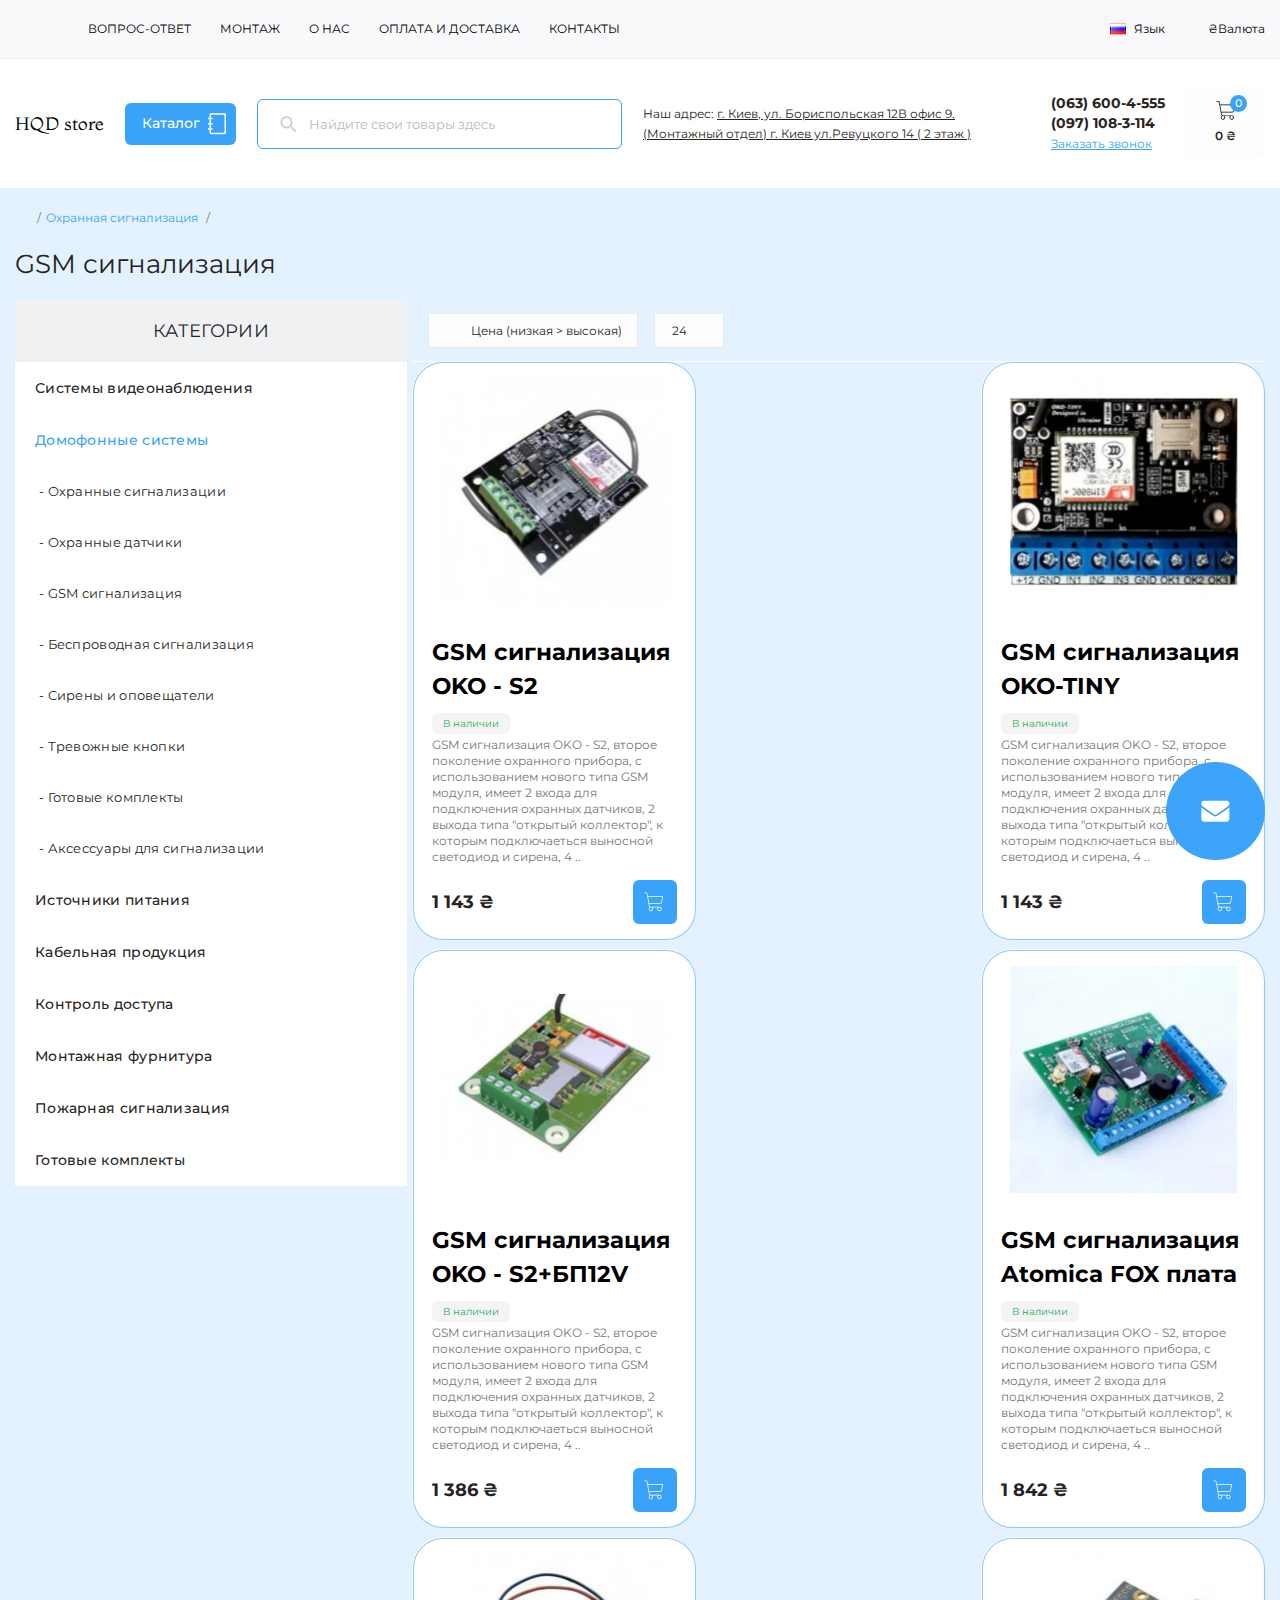
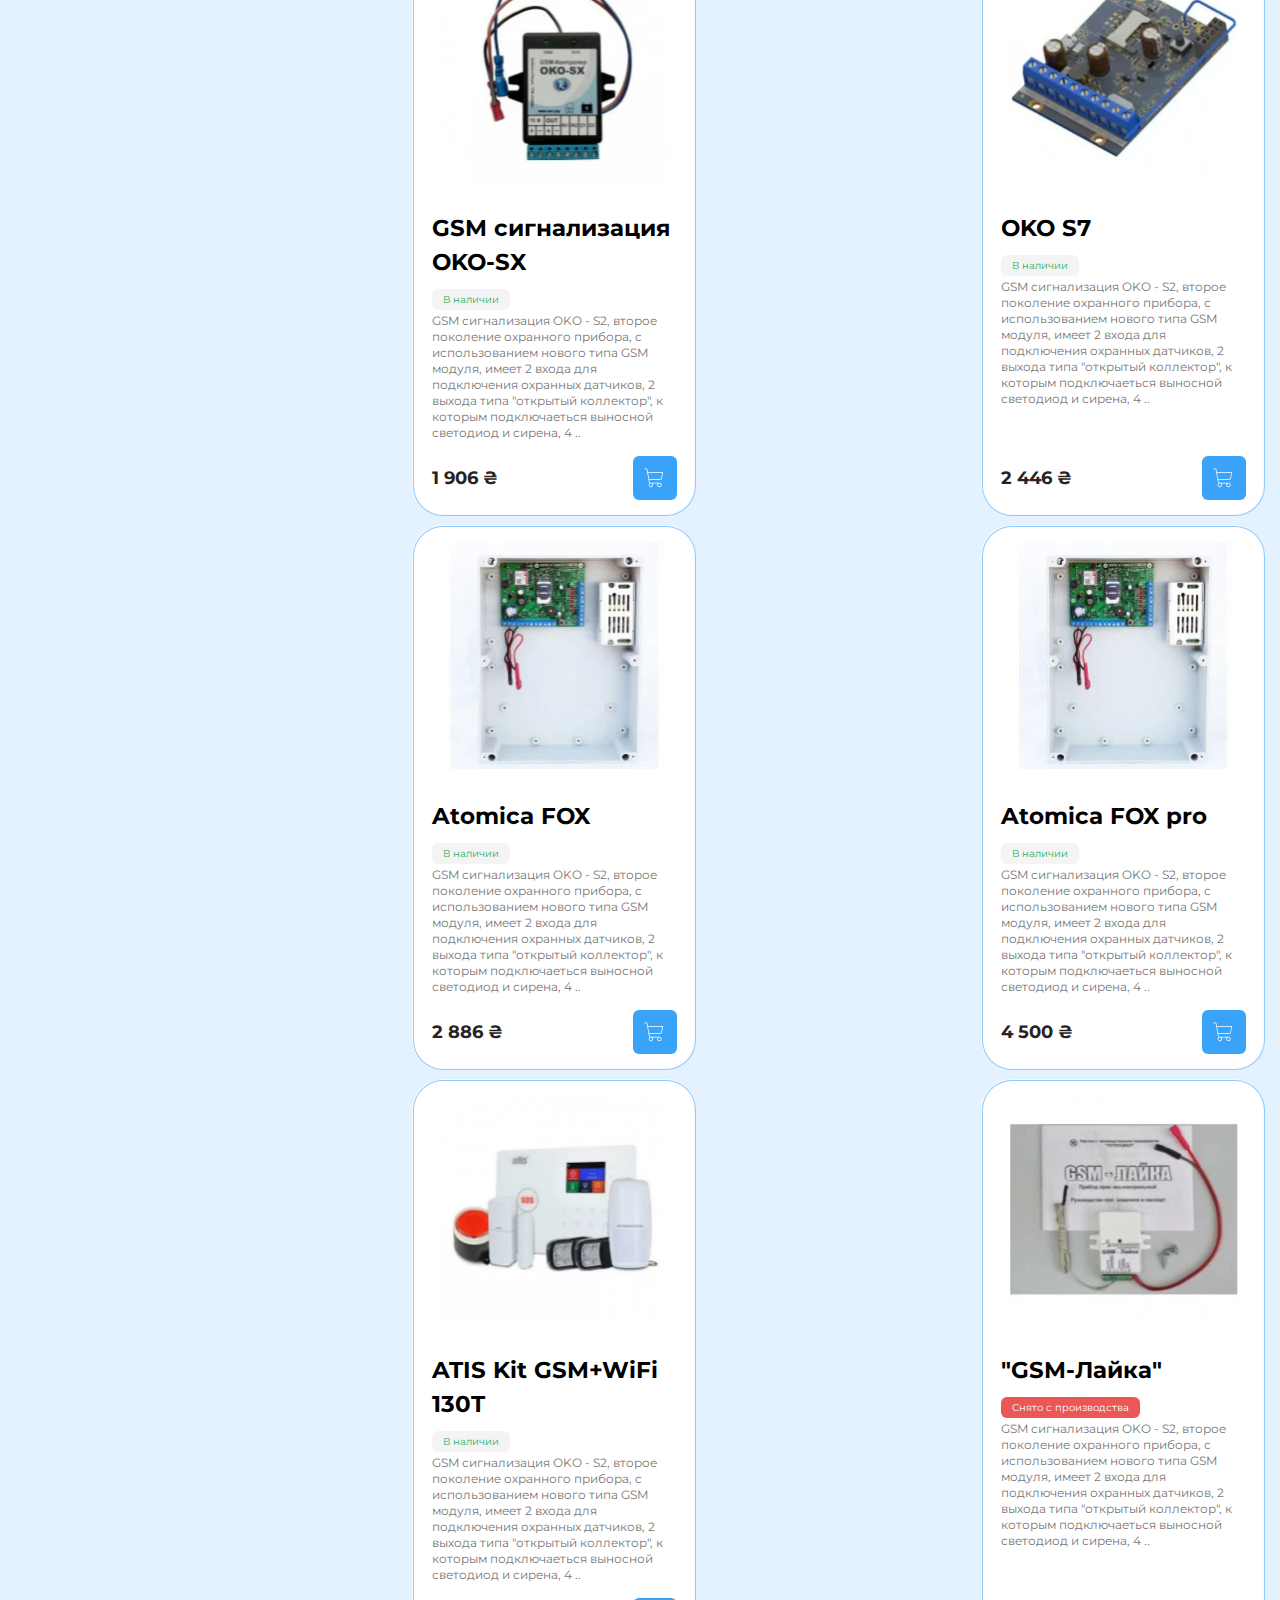
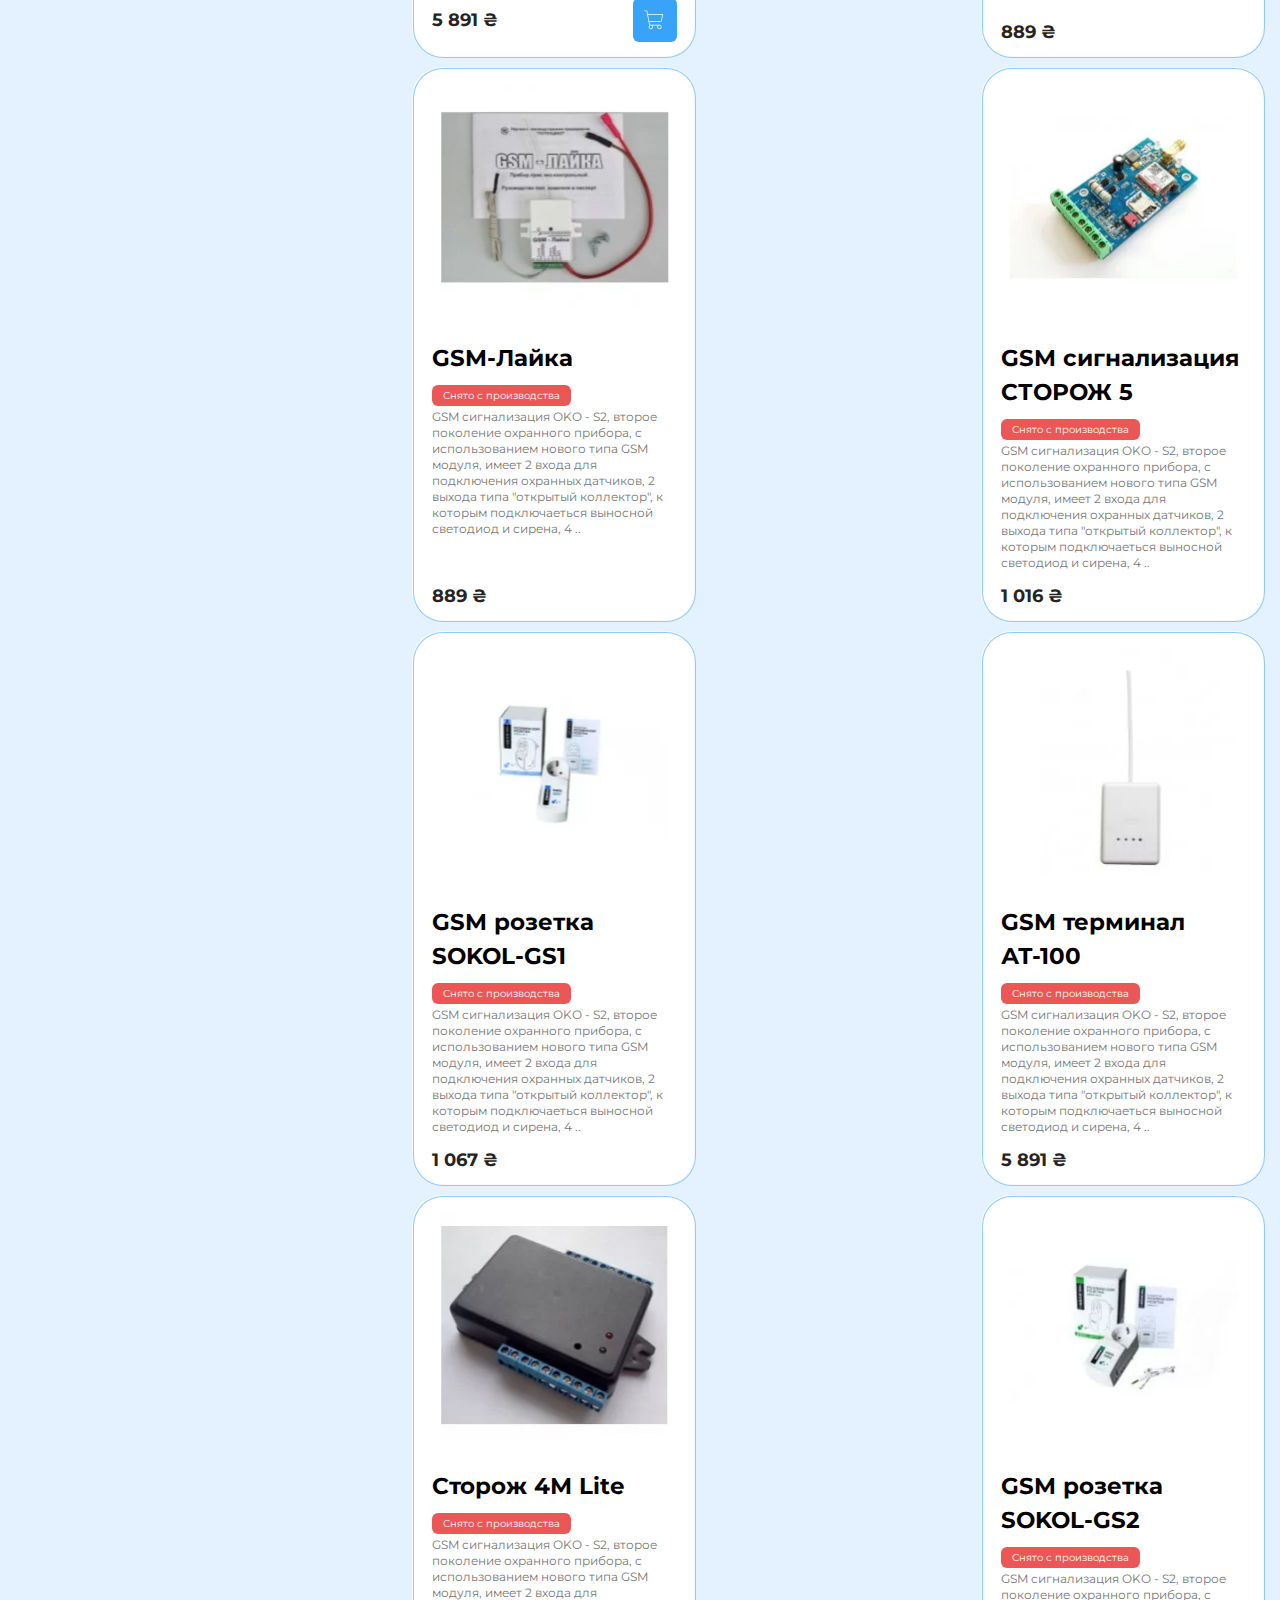
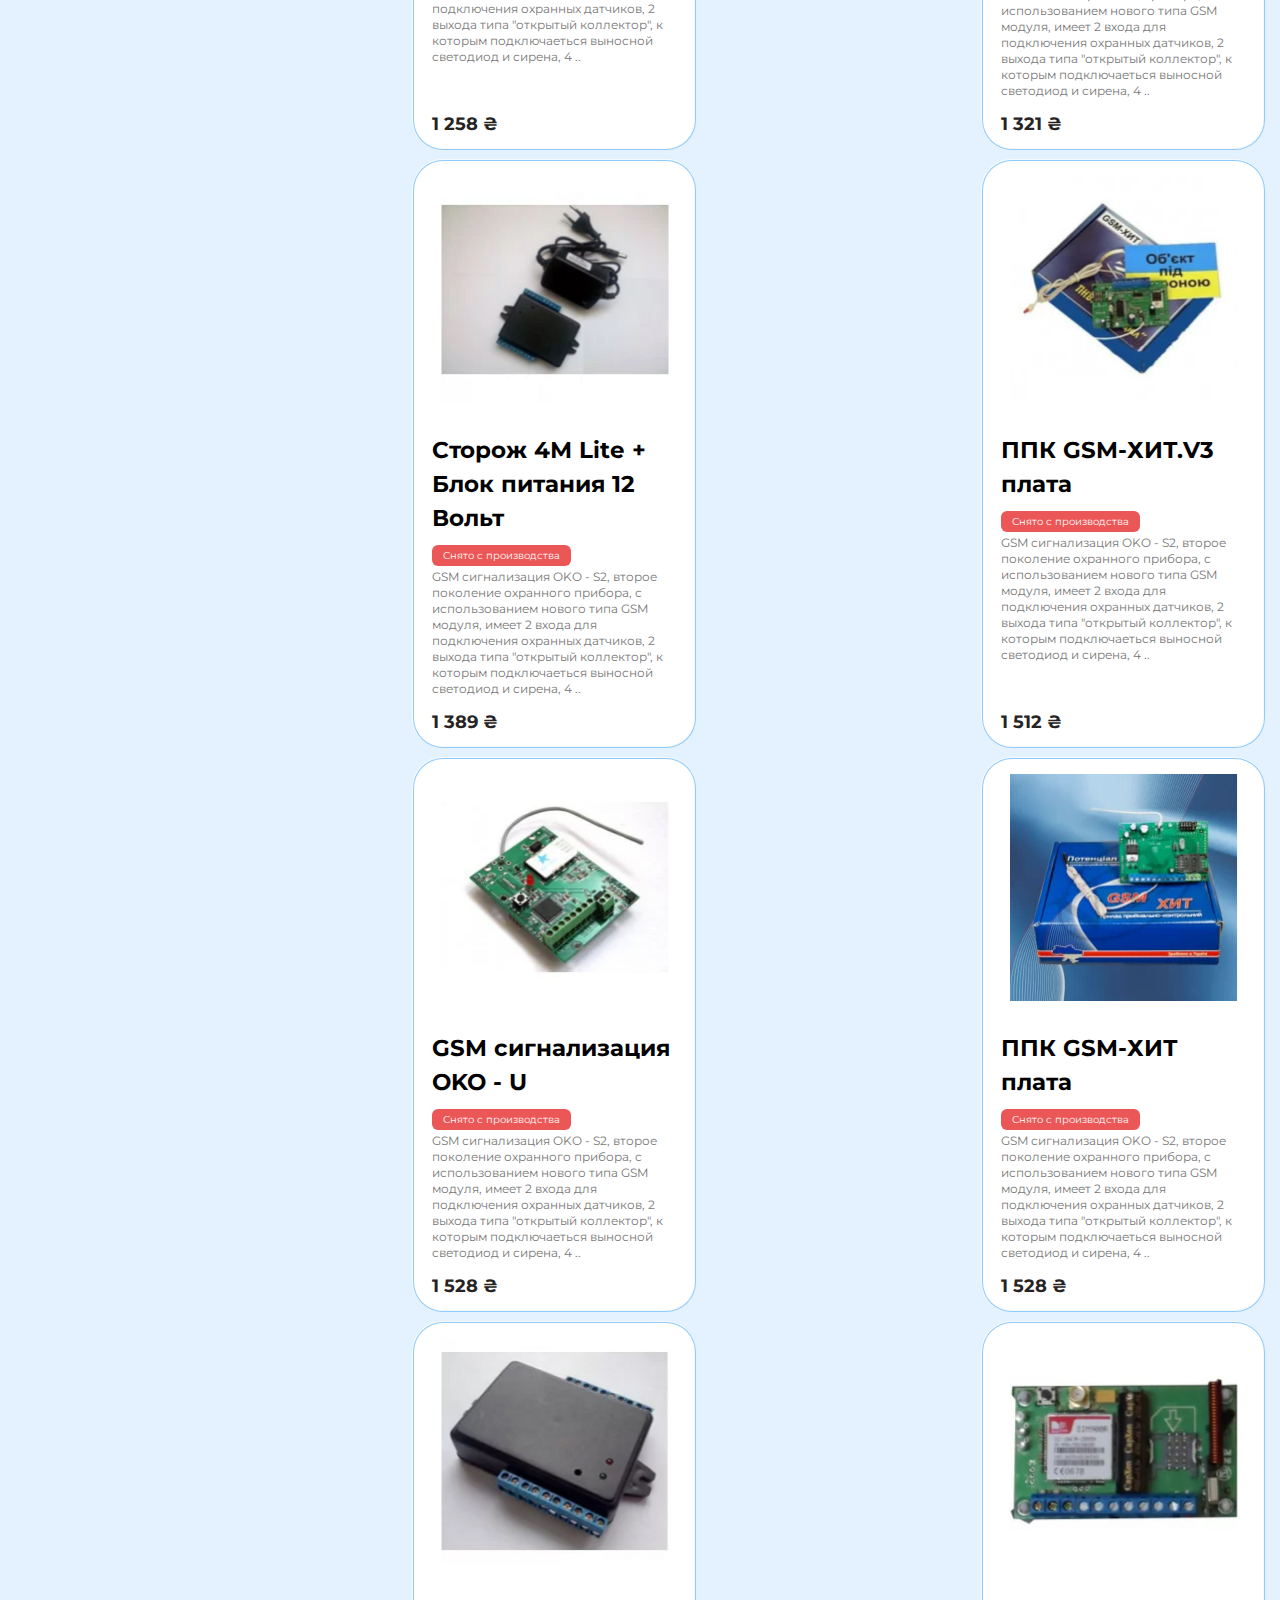
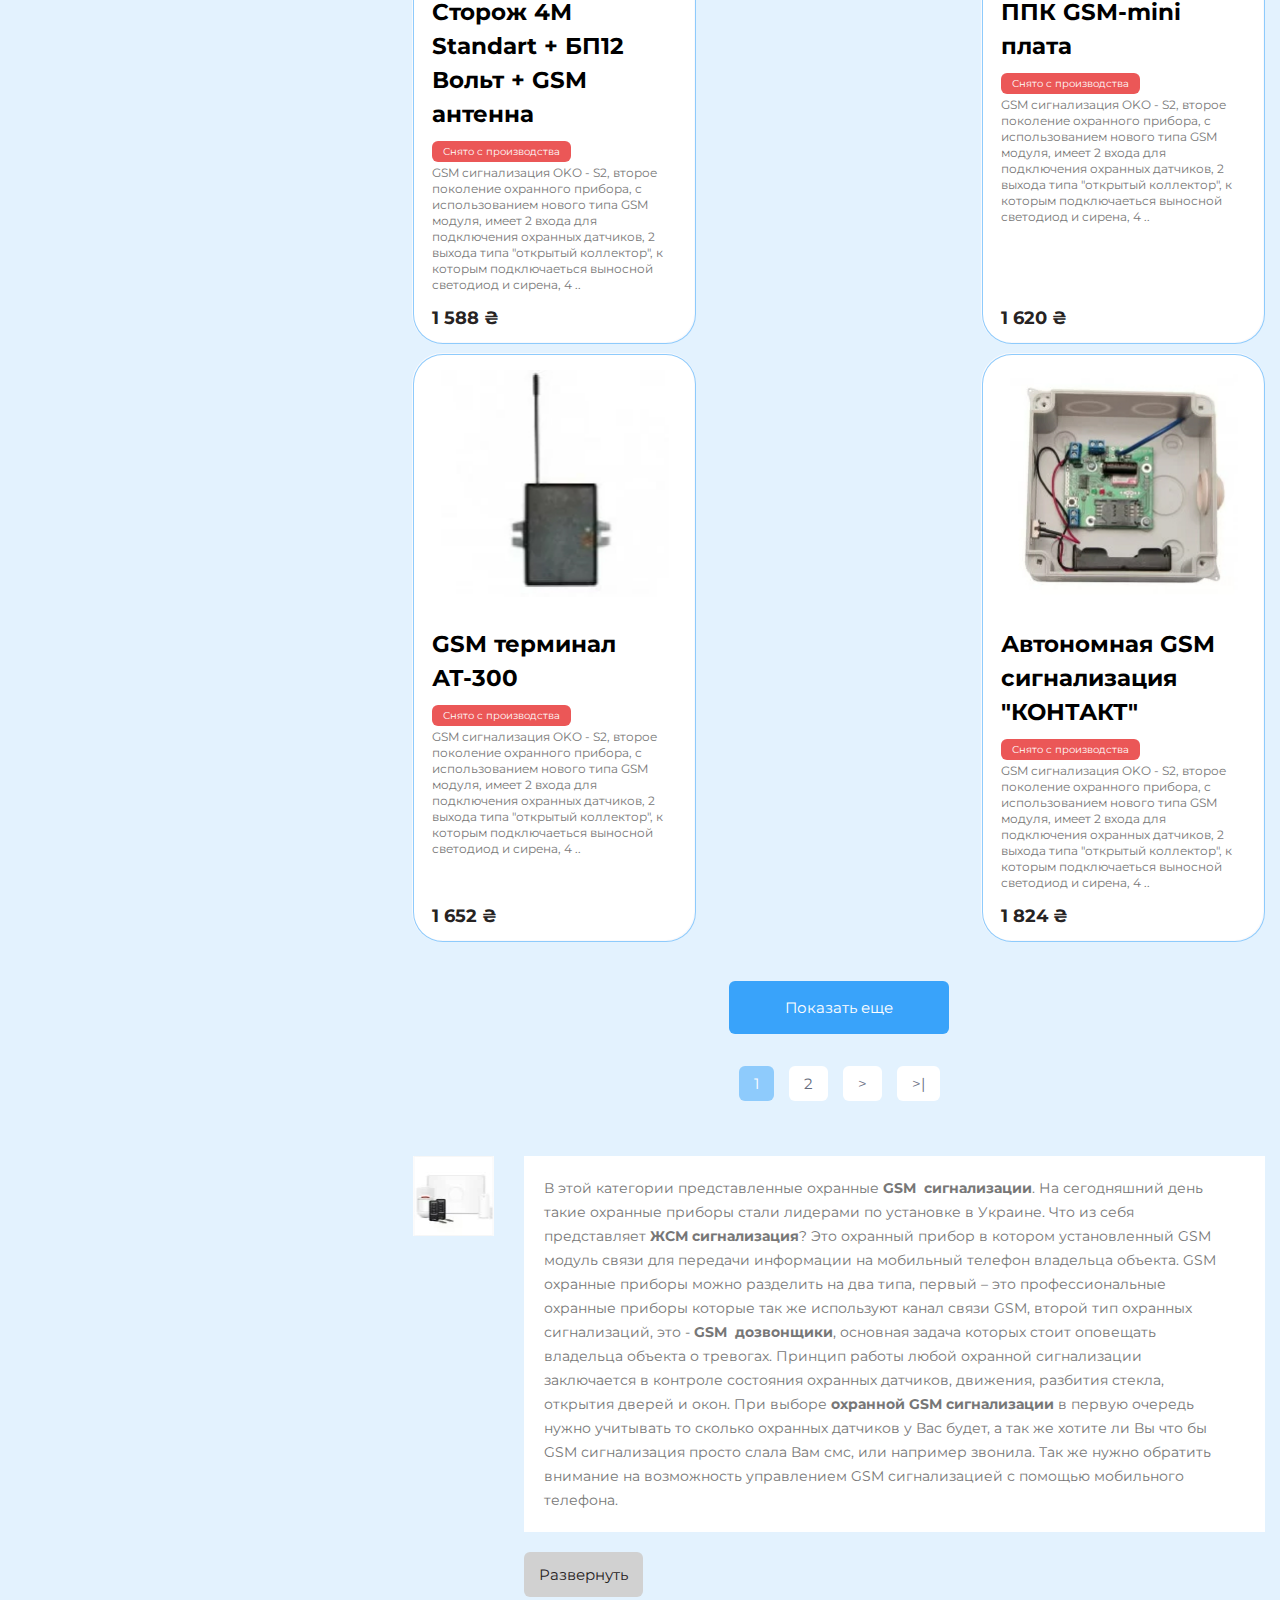
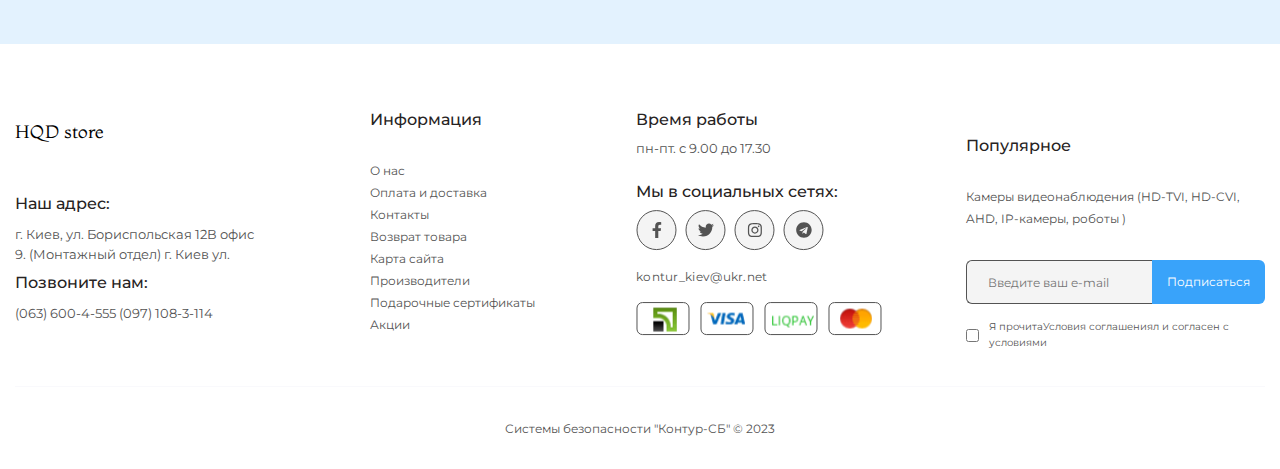
<file: catalog-domofon.html>
<!DOCTYPE html>
<html lang="en">

<head>
  <meta charset="UTF-8">
  <meta http-equiv="X-UA-Compatible" content="IE=edge">
  <meta name="viewport" content="width=device-width, initial-scale=1.0">
  <title>Document</title>
  <link rel="preconnect" href="https://fonts.googleapis.com">
  <link rel="preconnect" href="https://fonts.gstatic.com" crossorigin>
  <link
    href="https://fonts.googleapis.com/css2?family=Montaga&family=Montserrat:wght@400;500;600;700&family=Roboto&display=swap"
    rel="stylesheet">
  <link rel="stylesheet" href="css/style.min.css">
</head>

<body>
  <div class="wrapper">
    <header class="header">
      <div class="header__top-wrapper">
        <div class="container">
          <div class="header__top">
            <div class="header__top-left">
              <a class="header__top-link" href="#">
                Вопрос-ответ
              </a>
              <a class="header__top-link" href="#">
                Монтаж
              </a>
              <a class="header__top-link" href="#">
                О нас
              </a>
              <a class="header__top-link" href="#">
                Оплата и доставка
              </a>
              <a class="header__top-link" href="#">
                Контакты
              </a>
            </div>
            <div class="header__top-right">
              <button class="header__top-lang">
                <img src="images/rus.svg" alt="">
                <p>Язык</p>
              </button>
              <button class="header__top-currency">
                ₴Валюта
              </button>
            </div>
          </div>
        </div>
      </div>
      <div class="header__main-wrapper">
        <div class="container">
          <div class="header__main">
            <a class="logo" href="/">
              HQD store
            </a>
            <button class="header__main-catalog open-popup">
              <p>Каталог</p>
              <img src="images/catalog.svg" alt="">
            </button>
            <div class="header__main-input close-popup">
              <input type="text" placeholder="Найдите свои товары здесь">
            </div>
            <p class="header__main-text">
              Наш адрес: <a href="#">г. Киев, ул. Бориспольская 12В офис 9. (Монтажный отдел) г. Киев ул.Ревуцкого 14 (
                2 этаж )</a>
            </p>
            <div class="header__main-contact">
              <a href="tel:0636004555">(063) 600-4-555</a>
              <a href="tel:0971083114">(097) 108-3-114</a>
              <button>Заказать звонок</button>
            </div>
            <div class="header__main-rightside">
              <button class="header__main-bucket close-popup">
                <div class="header__main-box">
                  <img src="images/bucket.svg" alt="">
                  <div class="quantity">0</div>
                </div>
                <div class="bucket-price">
                  0 ₴
                </div>
              </button>
              <div class="cart">
            
              </div>
            </div>
          </div>
        </div>
      </div>
    </header>
    <main class="main">
      <section class="catalog">
        <div class="container">
          <div class="breadcrumbs">
            <div class="breadcrumbs-item">
              /
            </div>
            <a class="breadcrumbs-link breadcrumbs-link-blue" href="#">
              Охранная сигнализация
            </a>
            <div class="breadcrumbs-item">
              /
            </div>
          </div>
          <div class="catalog__title">
            GSM сигнализация
          </div>
          <div class="catalog__inner">
            <aside class="catalog__aside">
              <div class="catalog__aside-top">
                Категории
              </div>
              <div class="catalog__aside-bottom">
                <div class="catalog__aside-wrapper">
                  <a class="catalog__aside-button" href="#">
                    Системы видеонаблюдения
                  </a>
                </div>
                <div class="catalog__aside-wrapper active">
                  <a class="catalog__aside-button" href="#">
                    Домофонные системы
                  </a>
                  <div class="catalog__aside-sublist">
                    <a class="catalog__aside-subwrapper" href="#">
                      - Охранные сигнализации
                    </a>
                    <a class="catalog__aside-subwrapper" href="#">
                      - Охранные датчики
                    </a>
                    <a class="catalog__aside-subwrapper" href="catalog-GSM.html">
                      - GSM сигнализация
                    </a>
                    <a class="catalog__aside-subwrapper" href="#">
                      - Беспроводная сигнализация
                    </a>
                    <a class="catalog__aside-subwrapper" href="#">
                      - Сирены и оповещатели
                    </a>
                    <a class="catalog__aside-subwrapper" href="#">
                      - Тревожные кнопки
                    </a>
                    <a class="catalog__aside-subwrapper" href="#">
                      - Готовые комплекты
                    </a>
                    <a class="catalog__aside-subwrapper" href="#">
                      - Аксессуары для сигнализации
                    </a>
                  </div>
                </div>
                <div class="catalog__aside-wrapper">
                  <a class="catalog__aside-button" href="#">
                    Источники питания
                  </a>
                </div>
                <div class="catalog__aside-wrapper">
                  <a class="catalog__aside-button" href="#">
                    Кабельная продукция
                  </a>
                </div>
                <div class="catalog__aside-wrapper">
                  <a class="catalog__aside-button" href="#">
                    Контроль доступа
                  </a>
                </div>
                <div class="catalog__aside-wrapper">
                  <a class="catalog__aside-button" href="#">
                    Монтажная фурнитура
                  </a>
                </div>
                <div class="catalog__aside-wrapper">
                  <a class="catalog__aside-button" href="#">
                    Пожарная сигнализация
                  </a>
                </div>
                <div class="catalog__aside-wrapper">
                  <a class="catalog__aside-button" href="#">
                    Готовые комплекты
                  </a>
                </div>
              </div>
            </aside>
            <div class="catalog__product">
              <div class="catalog__product-top">
                <select class="catalog__product-select-left">
                  <option>
                    Цена (низкая > высокая)
                  </option>
                  <option>
                    Цена (низкая > высокая)
                  </option>
                  <option>
                    Цена (низкая > высокая)
                  </option>
                  <option>
                    Цена (низкая > высокая)
                  </option>
                  <option>
                    Цена (низкая > высокая)
                  </option>
                </select>
                <select class="catalog__product-select-right">
                  <option>24</option>
                  <option>24</option>
                  <option>24</option>
                  <option>24</option>
                </select>
              </div>
              <div class="catalog__product-bottom">
                <a class="catalog__product-block" data-price="1143" href="product.html">
                  <div class="catalog__product-box">
                    <img src="images/catalog-1.jpg" alt="">
                    <h3>
                      GSM сигнализация OKO - S2
                    </h3>
                    <span class="catalog__product-instock">
                      В наличии
                    </span>
                    <div class="catalog__product-text">
                      GSM сигнализация OKO - S2, второе поколение охранного прибора, с использованием нового типа GSM
                      модуля, имеет 2 входа
                      для подключения охранных датчиков, 2 выхода типа "открытый коллектор", к которым подключаеться
                      выносной светодиод и
                      сирена, 4 ..
                    </div>
                  </div>
                  <div class="block__box">
                    <span>
                      1 143 ₴
                    </span>
                    <button class="addToCart">
                      <img src="images/cart.svg" alt="">
                    </button>
                  </div>
                </a>
                <a class="catalog__product-block" data-price="1143" href="product.html">
                  <div class="catalog__product-box">
                    <img src="images/catalog-2.jpg" alt="">
                    <h3>
                      GSM сигнализация OKO-TINY
                    </h3>
                    <span class="catalog__product-instock">
                      В наличии
                    </span>
                    <div class="catalog__product-text">
                      GSM сигнализация OKO - S2, второе поколение охранного прибора, с использованием нового типа GSM
                      модуля, имеет 2
                      входа
                      для подключения охранных датчиков, 2 выхода типа "открытый коллектор", к которым подключаеться
                      выносной светодиод и
                      сирена, 4 ..
                    </div>
                  </div>
                  <div class="block__box">
                    <span>
                      1 143 ₴
                    </span>
                    <button class="addToCart">
                      <img src="images/cart.svg" alt="">
                    </button>
                  </div>
                </a>
                <a class="catalog__product-block" data-price="1386" href="product.html">
                  <div class="catalog__product-box">
                    <img src="images/catalog-3.jpg" alt="">
                    <h3>
                      GSM сигнализация OKO - S2+БП12V
                    </h3>
                    <span class="catalog__product-instock">
                      В наличии
                    </span>
                    <div class="catalog__product-text">
                      GSM сигнализация OKO - S2, второе поколение охранного прибора, с использованием нового типа GSM
                      модуля, имеет 2
                      входа
                      для подключения охранных датчиков, 2 выхода типа "открытый коллектор", к которым подключаеться
                      выносной светодиод и
                      сирена, 4 ..
                    </div>
                  </div>
                  <div class="block__box">
                    <span>
                      1 386 ₴
                    </span>
                    <button class="addToCart">
                      <img src="images/cart.svg" alt="">
                    </button>
                  </div>
                </a>
                <a class="catalog__product-block" data-price="1842" href="product.html">
                  <div class="catalog__product-box">
                    <img src="images/catalog-4.jpg" alt="">
                    <h3>
                      GSM сигнализация Atomica FOX плата
                    </h3>
                    <span class="catalog__product-instock">
                      В наличии
                    </span>
                    <div class="catalog__product-text">
                      GSM сигнализация OKO - S2, второе поколение охранного прибора, с использованием нового типа GSM
                      модуля, имеет 2
                      входа
                      для подключения охранных датчиков, 2 выхода типа "открытый коллектор", к которым подключаеться
                      выносной светодиод и
                      сирена, 4 ..
                    </div>
                  </div>
                  <div class="block__box">
                    <span>
                      1 842 ₴
                    </span>
                    <button class="addToCart">
                      <img src="images/cart.svg" alt="">
                    </button>
                  </div>
                </a>
                <a class="catalog__product-block" data-price="1906" href="product.html">
                  <div class="catalog__product-box">
                    <img src="images/catalog-5.jpg" alt="">
                    <h3>
                      GSM сигнализация OKO-SX
                    </h3>
                    <span class="catalog__product-instock">
                      В наличии
                    </span>
                    <div class="catalog__product-text">
                      GSM сигнализация OKO - S2, второе поколение охранного прибора, с использованием нового типа GSM
                      модуля, имеет 2
                      входа
                      для подключения охранных датчиков, 2 выхода типа "открытый коллектор", к которым подключаеться
                      выносной светодиод
                      и
                      сирена, 4 ..
                    </div>
                  </div>
                  <div class="block__box">
                    <span>
                      1 906 ₴
                    </span>
                    <button class="addToCart">
                      <img src="images/cart.svg" alt="">
                    </button>
                  </div>
                </a>
                <a class="catalog__product-block" data-price="2446" href="product.html">
                  <div class="catalog__product-box">
                    <img src="images/catalog-6.jpg" alt="">
                    <h3>
                      OKO S7
                    </h3>
                    <span class="catalog__product-instock">
                      В наличии
                    </span>
                    <div class="catalog__product-text">
                      GSM сигнализация OKO - S2, второе поколение охранного прибора, с использованием нового типа GSM
                      модуля, имеет 2
                      входа
                      для подключения охранных датчиков, 2 выхода типа "открытый коллектор", к которым подключаеться
                      выносной светодиод
                      и
                      сирена, 4 ..
                    </div>
                  </div>
                  <div class="block__box">
                    <span>
                      2 446 ₴
                    </span>
                    <button class="addToCart">
                      <img src="images/cart.svg" alt="">
                    </button>
                  </div>
                </a>
                <a class="catalog__product-block" data-price="2886" href="product.html">
                  <div class="catalog__product-box">
                    <img src="images/catalog-7.jpg" alt="">
                    <h3>
                      Atomica FOX
                    </h3>
                    <span class="catalog__product-instock">
                      В наличии
                    </span>
                    <div class="catalog__product-text">
                      GSM сигнализация OKO - S2, второе поколение охранного прибора, с использованием нового типа GSM
                      модуля, имеет 2
                      входа
                      для подключения охранных датчиков, 2 выхода типа "открытый коллектор", к которым подключаеться
                      выносной светодиод
                      и
                      сирена, 4 ..
                    </div>
                  </div>
                  <div class="block__box">
                    <span>
                      2 886 ₴
                    </span>
                    <button class="addToCart">
                      <img src="images/cart.svg" alt="">
                    </button>
                  </div>
                </a>
                <a class="catalog__product-block" data-price="4500" href="product.html">
                  <div class="catalog__product-box">
                    <img src="images/catalog-8.jpg" alt="">
                    <h3>
                      Atomica FOX pro
                    </h3>
                    <span class="catalog__product-instock">
                      В наличии
                    </span>
                    <div class="catalog__product-text">
                      GSM сигнализация OKO - S2, второе поколение охранного прибора, с использованием нового типа GSM
                      модуля, имеет 2
                      входа
                      для подключения охранных датчиков, 2 выхода типа "открытый коллектор", к которым подключаеться
                      выносной светодиод
                      и
                      сирена, 4 ..
                    </div>
                  </div>
                  <div class="block__box">
                    <span>
                      4 500 ₴
                    </span>
                    <button class="addToCart">
                      <img src="images/cart.svg" alt="">
                    </button>
                  </div>
                </a>
                <a class="catalog__product-block" data-price="5891" href="product.html">
                  <div class="catalog__product-box">
                    <img src="images/catalog-9.jpg" alt="">
                    <h3>
                      ATIS Kit GSM+WiFi 130T
                    </h3>
                    <span class="catalog__product-instock">
                      В наличии
                    </span>
                    <div class="catalog__product-text">
                      GSM сигнализация OKO - S2, второе поколение охранного прибора, с использованием нового типа GSM
                      модуля, имеет 2
                      входа
                      для подключения охранных датчиков, 2 выхода типа "открытый коллектор", к которым подключаеться
                      выносной светодиод
                      и
                      сирена, 4 ..
                    </div>
                  </div>
                  <div class="block__box">
                    <span>
                      5 891 ₴
                    </span>
                    <button class="addToCart">
                      <img src="images/cart.svg" alt="">
                    </button>
                  </div>
                </a>
                <a class="catalog__product-block" data-price="889" href="product.html">
                  <div class="catalog__product-box">
                    <img src="images/catalog-10.jpg" alt="">
                    <h3>
                      "GSM-Лайка"
                    </h3>
                    <span class="catalog__product-outofstock">
                      Снято с производства
                    </span>
                    <div class="catalog__product-text">
                      GSM сигнализация OKO - S2, второе поколение охранного прибора, с использованием нового типа GSM
                      модуля, имеет 2
                      входа
                      для подключения охранных датчиков, 2 выхода типа "открытый коллектор", к которым подключаеться
                      выносной светодиод
                      и
                      сирена, 4 ..
                    </div>
                  </div>
                  <div class="block__box">
                    <span>
                      889 ₴
                    </span>
                  </div>
                </a>
                <a class="catalog__product-block" data-price="889" href="product.html">
                  <div class="catalog__product-box">
                    <img src="images/catalog-11.jpg" alt="">
                    <h3>
                      GSM-Лайка
                    </h3>
                    <span class="catalog__product-outofstock">
                      Снято с производства
                    </span>
                    <div class="catalog__product-text">
                      GSM сигнализация OKO - S2, второе поколение охранного прибора, с использованием нового типа GSM
                      модуля, имеет 2
                      входа
                      для подключения охранных датчиков, 2 выхода типа "открытый коллектор", к которым подключаеться
                      выносной светодиод
                      и
                      сирена, 4 ..
                    </div>
                  </div>
                  <div class="block__box">
                    <span>
                      889 ₴
                    </span>
                  </div>
                </a>
                <a class="catalog__product-block" data-price="1016" href="product.html">
                  <div class="catalog__product-box">
                    <img src="images/catalog-12.jpg" alt="">
                    <h3>
                      GSM сигнализация СТОРОЖ 5
                    </h3>
                    <span class="catalog__product-outofstock">
                      Снято с производства
                    </span>
                    <div class="catalog__product-text">
                      GSM сигнализация OKO - S2, второе поколение охранного прибора, с использованием нового типа GSM
                      модуля, имеет 2
                      входа
                      для подключения охранных датчиков, 2 выхода типа "открытый коллектор", к которым подключаеться
                      выносной светодиод
                      и
                      сирена, 4 ..
                    </div>
                  </div>
                  <div class="block__box">
                    <span>
                      1 016 ₴
                    </span>
                  </div>
                </a>
                <a class="catalog__product-block" data-price="1067" href="product.html">
                  <div class="catalog__product-box">
                    <img src="images/catalog-13.jpg" alt="">
                    <h3>
                      GSM розетка SOKOL-GS1
                    </h3>
                    <span class="catalog__product-outofstock">
                      Снято с производства
                    </span>
                    <div class="catalog__product-text">
                      GSM сигнализация OKO - S2, второе поколение охранного прибора, с использованием нового типа GSM
                      модуля, имеет 2
                      входа
                      для подключения охранных датчиков, 2 выхода типа "открытый коллектор", к которым подключаеться
                      выносной светодиод
                      и
                      сирена, 4 ..
                    </div>
                  </div>
                  <div class="block__box">
                    <span>
                      1 067 ₴
                    </span>
                  </div>
                </a>
                <a class="catalog__product-block" data-price="5891" href="product.html">
                  <div class="catalog__product-box">
                    <img src="images/catalog-14.jpg" alt="">
                    <h3>
                      GSM терминал АТ-100
                    </h3>
                    <span class="catalog__product-outofstock">
                      Снято с производства
                    </span>
                    <div class="catalog__product-text">
                      GSM сигнализация OKO - S2, второе поколение охранного прибора, с использованием нового типа GSM
                      модуля, имеет 2
                      входа
                      для подключения охранных датчиков, 2 выхода типа "открытый коллектор", к которым подключаеться
                      выносной светодиод
                      и
                      сирена, 4 ..
                    </div>
                  </div>
                  <div class="block__box">
                    <span>
                      5 891 ₴
                    </span>
                  </div>
                </a>
                <a class="catalog__product-block" data-price="1258" href="product.html">
                  <div class="catalog__product-box">
                    <img src="images/catalog-15.jpg" alt="">
                    <h3>
                      Сторож 4М Lite
                    </h3>
                    <span class="catalog__product-outofstock">
                      Снято с производства
                    </span>
                    <div class="catalog__product-text">
                      GSM сигнализация OKO - S2, второе поколение охранного прибора, с использованием нового типа GSM
                      модуля, имеет 2
                      входа
                      для подключения охранных датчиков, 2 выхода типа "открытый коллектор", к которым подключаеться
                      выносной светодиод
                      и
                      сирена, 4 ..
                    </div>
                  </div>
                  <div class="block__box">
                    <span>
                      1 258 ₴
                    </span>
                  </div>
                </a>
                <a class="catalog__product-block" data-price="1321" href="product.html">
                  <div class="catalog__product-box">
                    <img src="images/catalog-16.jpg" alt="">
                    <h3>
                      GSM розетка SOKOL-GS2
                    </h3>
                    <span class="catalog__product-outofstock">
                      Снято с производства
                    </span>
                    <div class="catalog__product-text">
                      GSM сигнализация OKO - S2, второе поколение охранного прибора, с использованием нового типа GSM
                      модуля, имеет 2
                      входа
                      для подключения охранных датчиков, 2 выхода типа "открытый коллектор", к которым подключаеться
                      выносной светодиод
                      и
                      сирена, 4 ..
                    </div>
                  </div>
                  <div class="block__box">
                    <span>
                      1 321 ₴
                    </span>
                  </div>
                </a>
                <a class="catalog__product-block" data-price="1389" href="product.html">
                  <div class="catalog__product-box">
                    <img src="images/catalog-17.jpg" alt="">
                    <h3>
                      Сторож 4М Lite + Блок питания 12 Вольт
                    </h3>
                    <span class="catalog__product-outofstock">
                      Снято с производства
                    </span>
                    <div class="catalog__product-text">
                      GSM сигнализация OKO - S2, второе поколение охранного прибора, с использованием нового типа GSM
                      модуля, имеет 2
                      входа
                      для подключения охранных датчиков, 2 выхода типа "открытый коллектор", к которым подключаеться
                      выносной светодиод
                      и
                      сирена, 4 ..
                    </div>
                  </div>
                  <div class="block__box">
                    <span>
                      1 389 ₴
                    </span>
                  </div>
                </a>
                <a class="catalog__product-block" data-price="1512" href="product.html">
                  <div class="catalog__product-box">
                    <img src="images/catalog-18.jpg" alt="">
                    <h3>
                      ППК GSM-ХИТ.V3 плата
                    </h3>
                    <span class="catalog__product-outofstock">
                      Снято с производства
                    </span>
                    <div class="catalog__product-text">
                      GSM сигнализация OKO - S2, второе поколение охранного прибора, с использованием нового типа GSM
                      модуля, имеет 2
                      входа
                      для подключения охранных датчиков, 2 выхода типа "открытый коллектор", к которым подключаеться
                      выносной светодиод
                      и
                      сирена, 4 ..
                    </div>
                  </div>
                  <div class="block__box">
                    <span>
                      1 512 ₴
                    </span>
                  </div>
                </a>
                <a class="catalog__product-block" data-price="1528" href="product.html">
                  <div class="catalog__product-box">
                    <img src="images/catalog-19.jpg" alt="">
                    <h3>
                      GSM сигнализация OKO - U
                    </h3>
                    <span class="catalog__product-outofstock">
                      Снято с производства
                    </span>
                    <div class="catalog__product-text">
                      GSM сигнализация OKO - S2, второе поколение охранного прибора, с использованием нового типа GSM
                      модуля, имеет 2
                      входа
                      для подключения охранных датчиков, 2 выхода типа "открытый коллектор", к которым подключаеться
                      выносной светодиод
                      и
                      сирена, 4 ..
                    </div>
                  </div>
                  <div class="block__box">
                    <span>
                      1 528 ₴
                    </span>
                  </div>
                </a>
                <a class="catalog__product-block" data-price="1528" href="product.html">
                  <div class="catalog__product-box">
                    <img src="images/catalog-20.jpg" alt="">
                    <h3>
                      ППК GSM-ХИТ плата
                    </h3>
                    <span class="catalog__product-outofstock">
                      Снято с производства
                    </span>
                    <div class="catalog__product-text">
                      GSM сигнализация OKO - S2, второе поколение охранного прибора, с использованием нового типа GSM
                      модуля, имеет 2
                      входа
                      для подключения охранных датчиков, 2 выхода типа "открытый коллектор", к которым подключаеться
                      выносной светодиод
                      и
                      сирена, 4 ..
                    </div>
                  </div>
                  <div class="block__box">
                    <span>
                      1 528 ₴
                    </span>
                  </div>
                </a>
                <a class="catalog__product-block" data-price="1588" href="product.html">
                  <div class="catalog__product-box">
                    <img src="images/catalog-21.jpg" alt="">
                    <h3>
                      Сторож 4М Standart + БП12 Вольт + GSM антенна
                    </h3>
                    <span class="catalog__product-outofstock">
                      Снято с производства
                    </span>
                    <div class="catalog__product-text">
                      GSM сигнализация OKO - S2, второе поколение охранного прибора, с использованием нового типа GSM
                      модуля, имеет 2
                      входа
                      для подключения охранных датчиков, 2 выхода типа "открытый коллектор", к которым подключаеться
                      выносной светодиод
                      и
                      сирена, 4 ..
                    </div>
                  </div>
                  <div class="block__box">
                    <span>
                      1 588 ₴
                    </span>
                  </div>
                </a>
                <a class="catalog__product-block" data-price="1620" href="product.html">
                  <div class="catalog__product-box">
                    <img src="images/catalog-22.jpg" alt="">
                    <h3>
                      ППК GSM-mini плата
                    </h3>
                    <span class="catalog__product-outofstock">
                      Снято с производства
                    </span>
                    <div class="catalog__product-text">
                      GSM сигнализация OKO - S2, второе поколение охранного прибора, с использованием нового типа GSM
                      модуля, имеет 2
                      входа
                      для подключения охранных датчиков, 2 выхода типа "открытый коллектор", к которым подключаеться
                      выносной светодиод
                      и
                      сирена, 4 ..
                    </div>
                  </div>
                  <div class="block__box">
                    <span>
                      1 620 ₴
                    </span>
                  </div>
                </a>
                <a class="catalog__product-block" data-price="1652" href="product.html">
                  <div class="catalog__product-box">
                    <img src="images/catalog-23.jpg" alt="">
                    <h3>
                      GSM терминал АТ-300
                    </h3>
                    <span class="catalog__product-outofstock">
                      Снято с производства
                    </span>
                    <div class="catalog__product-text">
                      GSM сигнализация OKO - S2, второе поколение охранного прибора, с использованием нового типа GSM
                      модуля, имеет 2
                      входа
                      для подключения охранных датчиков, 2 выхода типа "открытый коллектор", к которым подключаеться
                      выносной светодиод
                      и
                      сирена, 4 ..
                    </div>
                  </div>
                  <div class="block__box">
                    <span>
                      1 652 ₴
                    </span>
                  </div>
                </a>
                <a class="catalog__product-block" data-price="1824" href="product.html">
                  <div class="catalog__product-box">
                    <img src="images/catalog-24.jpg" alt="">
                    <h3>
                      Автономная GSM сигнализация "КОНТАКТ"
                    </h3>
                    <span class="catalog__product-outofstock">
                      Снято с производства
                    </span>
                    <div class="catalog__product-text">
                      GSM сигнализация OKO - S2, второе поколение охранного прибора, с использованием нового типа GSM
                      модуля, имеет 2
                      входа
                      для подключения охранных датчиков, 2 выхода типа "открытый коллектор", к которым подключаеться
                      выносной светодиод
                      и
                      сирена, 4 ..
                    </div>
                  </div>
                  <div class="block__box">
                    <span>
                      1 824 ₴
                    </span>
                  </div>
                </a>
              </div>
              <button class="catalog__product-more">
                Показать еще
              </button>
              <ul class="catalog__product-pagination">
                <li class="catalog__product-pagination-item">
                  <div class="catalog__product-pagination-link catalog__product-pagination-link--active">
                    1
                  </div>
                </li>
                <li class="catalog__product-pagination-item">
                  <a class="catalog__product-pagination-link" href="#">
                    2
                  </a>
                </li>
                <li class="catalog__product-pagination-item">
                  <a class="catalog__product-pagination-link" href="#">
                    >
                  </a>
                </li>
                <li class="catalog__product-pagination-item">
                  <a class="catalog__product-pagination-link" href="#">
                    >|
                  </a>
                </li>
              </ul>
              <div class="catalog__product-filtinfo">
                <img src="images/filt.jpg" alt="">
                <div class="catalog__product-rightside">
                  <p>
                    В этой категории представленные охранные <span>GSM  сигнализации</span>. На сегодняшний день такие
                    охранные приборы
                    стали лидерами по установке в Украине. Что из себя представляет <span>ЖСМ сигнализация</span>? Это
                    охранный прибор в
                    котором установленный GSM  модуль связи для передачи информации на мобильный телефон владельца
                    объекта. GSM охранные
                    приборы можно разделить на два типа, первый – это профессиональные охранные приборы которые так же
                    используют канал
                    связи GSM, второй тип охранных сигнализаций, это - <span>GSM  дозвонщики</span>, основная задача
                    которых стоит
                    оповещать владельца объекта о тревогах. Принцип работы любой охранной сигнализации заключается в
                    контроле состояния
                    охранных датчиков, движения, разбития стекла, открытия дверей и окон. При выборе <span>охранной GSM
                      сигнализации</span> в первую очередь нужно учитывать то сколько охранных датчиков у Вас будет, а
                    так же хотите ли Вы
                    что бы GSM сигнализация просто слала Вам смс, или например звонила. Так же нужно обратить внимание
                    на возможность
                    управлением GSM сигнализацией с помощью мобильного телефона.
                  </p>
                  <button class="catalog__product-filtbtn">
                    Развернуть
                  </button>
                </div>
              </div>
            </div>
          </div>
        </div>
      </section>
    </main>
    <footer class="footer">
      <div class="container">
        <div class="footer__main">
          <div class="footer__leftside">
            <a class="logo footer__logo" href="/">
              HQD store
            </a>
            <div class="footer__leftside-text">
              <h6 class="footer__title footer__leftside-title">
                Наш адрес:
              </h6>
              <p class="footer__leftside-mb">
                г. Киев, ул. Бориспольская 12В офис 9. (Монтажный отдел) г. Киев ул.
              </p>
            </div>
            <div class="footer__leftside-text">
              <h6 class="footer__title footer__leftside-title">
                Позвоните нам:
              </h6>
              <p>
                <a href="tel:0636004555">(063) 600-4-555</a>
                <a href="tel:0971083114">(097) 108-3-114</a>
              </p>
            </div>
          </div>
          <div class="footer__info">
            <h6 class="footer__title footer__info-title">
              Информация
            </h6>
            <div class="footer__info-wrapper">
              <a href="#">
                О нас
              </a>
              <a href="#">
                Оплата и доставка
              </a>
              <a href="#">
                Контакты
              </a>
              <a href="#">
                Возврат товара
              </a>
              <a href="#">
                Карта сайта
              </a>
              <a href="#">
                Производители
              </a>
              <a href="#">
                Подарочные сертификаты
              </a>
              <a href="#">
                Акции
              </a>
            </div>
          </div>
          <div class="footer__contact">
            <h6 class="footer__title footer__contact-title">
              Время работы
            </h6>
            <div class="footer__contact-text">
              пн-пт. с 9.00 до 17.30
            </div>
            <h6 class="footer__title footer__contact-title">
              Мы в социальных сетях:
            </h6>
            <ul class="footer__social">
              <li class="footer__social-item">
                <a href="#">
                  <img src="images/social-1.svg" alt="">
                </a>
              </li>
              <li class="footer__social-item">
                <a href="#">
                  <img src="images/social-2.svg" alt="">
                </a>
              </li>
              <li class="footer__social-item">
                <a href="#">
                  <img src="images/social-3.svg" alt="">
                </a>
              </li>
              <li class="footer__social-item">
                <a href="#">
                  <img src="images/social-4.svg" alt="">
                </a>
              </li>
            </ul>
            <div class="footer__email">
              kontur_kiev@ukr.net
            </div>
            <div class="footer__support">
              <img src="images/pay-1.svg" alt="">
              <img src="images/pay-2.svg" alt="">
              <img src="images/pay-3.svg" alt="">
              <img src="images/pay-4.svg" alt="">
            </div>
          </div>
          <div class="footer__rightside">
            <h6 class="footer__title footer__rightside-title">
              Популярное
            </h6>
            <div class="footer__rightside-text">
              Камеры видеонаблюдения (HD-TVI, HD-CVI, AHD, IP-камеры, роботы )
            </div>
            <div class="footer__rightside-buttons">
              <input type="text" placeholder="Введите ваш e-mail">
              <button>Подписаться</button>
            </div>
            <label class="footer__rightside-read">
              <input type="checkbox">
              <p>Я прочитаУсловия соглашениял и согласен с условиями</p>
            </label>
          </div>
        </div>
      </div>
      <div class="footer__bottom">
        <div class="container">
          <div class="footer__bottom-text">
            Системы безопасности "Контур-СБ" © 2023
          </div>
        </div>
      </div>
    </footer>
    <div class="popup__bg">
      <div class="popup">
        <div class="tab-container">
          <div class="tab-wrapper tab-first">
            <div class="tab tab-css" data-tab="tab1">
              <p>Системы видеонаблюдения</p>
              <svg width="6" height="9" viewBox="0 0 6 9" fill="none" xmlns="http://www.w3.org/2000/svg">
                <path d="M1 0.5L5 4.5L1 8.5" stroke="#939393" />
              </svg>
            </div>
            <div class="tab tab-css" data-tab="tab2">
              <p>Охоронная сигнализация</p>
              <svg width="6" height="9" viewBox="0 0 6 9" fill="none" xmlns="http://www.w3.org/2000/svg">
                <path d="M1 0.5L5 4.5L1 8.5" stroke="#939393" />
              </svg>
            </div>
            <div class="tab tab-css" data-tab="tab3">
              <p>Домофонные системы</p>
              <svg width="6" height="9" viewBox="0 0 6 9" fill="none" xmlns="http://www.w3.org/2000/svg">
                <path d="M1 0.5L5 4.5L1 8.5" stroke="#939393" />
              </svg>
            </div>
            <div class="tab tab-css" data-tab="tab4">
              <p>Источники питания</p>
              <svg width="6" height="9" viewBox="0 0 6 9" fill="none" xmlns="http://www.w3.org/2000/svg">
                <path d="M1 0.5L5 4.5L1 8.5" stroke="#939393" />
              </svg>
            </div>
            <div class="tab tab-css" data-tab="tab5">
              <p>Кабельная продукция</p>
              <svg width="6" height="9" viewBox="0 0 6 9" fill="none" xmlns="http://www.w3.org/2000/svg">
                <path d="M1 0.5L5 4.5L1 8.5" stroke="#939393" />
              </svg>
            </div>
            <div class="tab tab-css" data-tab="tab6">
              <p>Контроль доступа</p>
              <svg width="6" height="9" viewBox="0 0 6 9" fill="none" xmlns="http://www.w3.org/2000/svg">
                <path d="M1 0.5L5 4.5L1 8.5" stroke="#939393" />
              </svg>
            </div>
            <div class="tab tab-css" data-tab="tab7">
              <p>Монтажная фурнитура</p>
              <svg width="6" height="9" viewBox="0 0 6 9" fill="none" xmlns="http://www.w3.org/2000/svg">
                <path d="M1 0.5L5 4.5L1 8.5" stroke="#939393" />
              </svg>
            </div>
            <div class="tab tab-css" data-tab="tab8">
              <p>Пожарная сигнализация</p>
              <svg width="6" height="9" viewBox="0 0 6 9" fill="none" xmlns="http://www.w3.org/2000/svg">
                <path d="M1 0.5L5 4.5L1 8.5" stroke="#939393" />
              </svg>
            </div>
            <div class="tab tab-css" data-tab="tab9">
              <p>Готовые комплекты</p>
              <svg width="6" height="9" viewBox="0 0 6 9" fill="none" xmlns="http://www.w3.org/2000/svg">
                <path d="M1 0.5L5 4.5L1 8.5" stroke="#939393" />
              </svg>
            </div>
          </div>
          <div class="tab-wrapper tab-second">
            <div class="content" data-tab="tab1">
              <div class="tab-css">
                <ul>
                  <li>
                    <p>Камеры видеонаблюдения (HD-TVI, HD-CVI, AHD, IP-камеры, роботы )</p>
                  </li>
                </ul>
              </div>
              <div class="tab-css tab" data-tab="tab10">
                <p>Видеорегестраторы</p>
                <svg width="6" height="9" viewBox="0 0 6 9" fill="none" xmlns="http://www.w3.org/2000/svg">
                  <path d="M1 0.5L5 4.5L1 8.5" stroke="#939393" />
                </svg>
              </div>
              <div class="tab-css">
                <p>Poe коммутаторі</p>
              </div>
              <div class="tab-css">
                <p>Передача видео</p>
              </div>
              <div class="tab-css">
                <p>Аксессуарі для видеонаблюдения</p>
              </div>
              <div class="tab-css">
                <p>Готовіе комплекті</p>
              </div>
              <div class="tab-css">
                <p>Муляжи видеокамер</p>
              </div>
            </div>
            <div class="content" data-tab="tab2">
              <p>2</p>
            </div>
            <div class="content" data-tab="tab3">
              <p>3</p>
            </div>
            <div class="content" data-tab="tab4">
              <p>4</p>
            </div>
            <div class="content" data-tab="tab5">
              <p>5</p>
            </div>
            <div class="content" data-tab="tab6">
              <p>6</p>
            </div>
            <div class="content" data-tab="tab7">
              <p>7</p>
            </div>
            <div class="content" data-tab="tab8">
              <p>8</p>
            </div>
            <div class="content" data-tab="tab9">
              <p>9</p>
            </div>
          </div>
          <div class="tab-wrapper tab-third">
            <div class="content" data-tab="tab10">
              <div class="tab-css">
                <p>last</p>
              </div>
            </div>
          </div>
        </div>
      </div>
    </div>
    <div class="consultation">
      <img src="images/email.svg" alt="">
    </div>
    <div class="order__bg">
      <form class="order">
        <div class="order__title">
          Заказ товара
        </div>
        <label>
          <div class="order__text">
            Имя
          </div>
          <input class="order__mb" type="text">
        </label>
        <label>
          <div class="order__text">
            Фамилия
          </div>
          <input class="order__mb" type="text">
        </label>
        <label>
          <div class="order__text">
            Номер телефона
          </div>
          <input class="order__mb" type="text">
        </label>
        <label class="custom-select-wrapper">
          <div class="order__text">
            Способ доставки
          </div>
          <div class="custom-select order__mb">
            <div class="select-container">
              <div class="select">
                <input type="text" id="input" onfocus="this.blur();">
              </div>
              <div class="option-container">
                <div class="option">
                  <label>Нова пошта</label>
                </div>
                <div class="option">
                  <label>Укрпошт</label>
                </div>
                <div class="option">
                  <label>Самовивіз</label>
                </div>
              </div>
            </div>
          </div>
        </label>
        <label class="order-dn">
          <div class="order__text">
            Напишіть своє місто
          </div>
          <input class="order__mb" type="text">
        </label>
        <button class="order-submit open-checked" type="button" disabled>Отправить</button>
      </form>
    </div>
    <div class="checked__bg">
      <div class="checked">
        <div class="checked__inner">
          <img src="images/checked.svg" alt="">
          <p>
            Успех. Ожидайте, пока с вами свяжутся наши менеджеры для отправки товара для вас
          </p>
        </div>
      </div>
    </div>
  </div>

  <script src="js/main.min.js"></script>
</body>

</html>
</file>
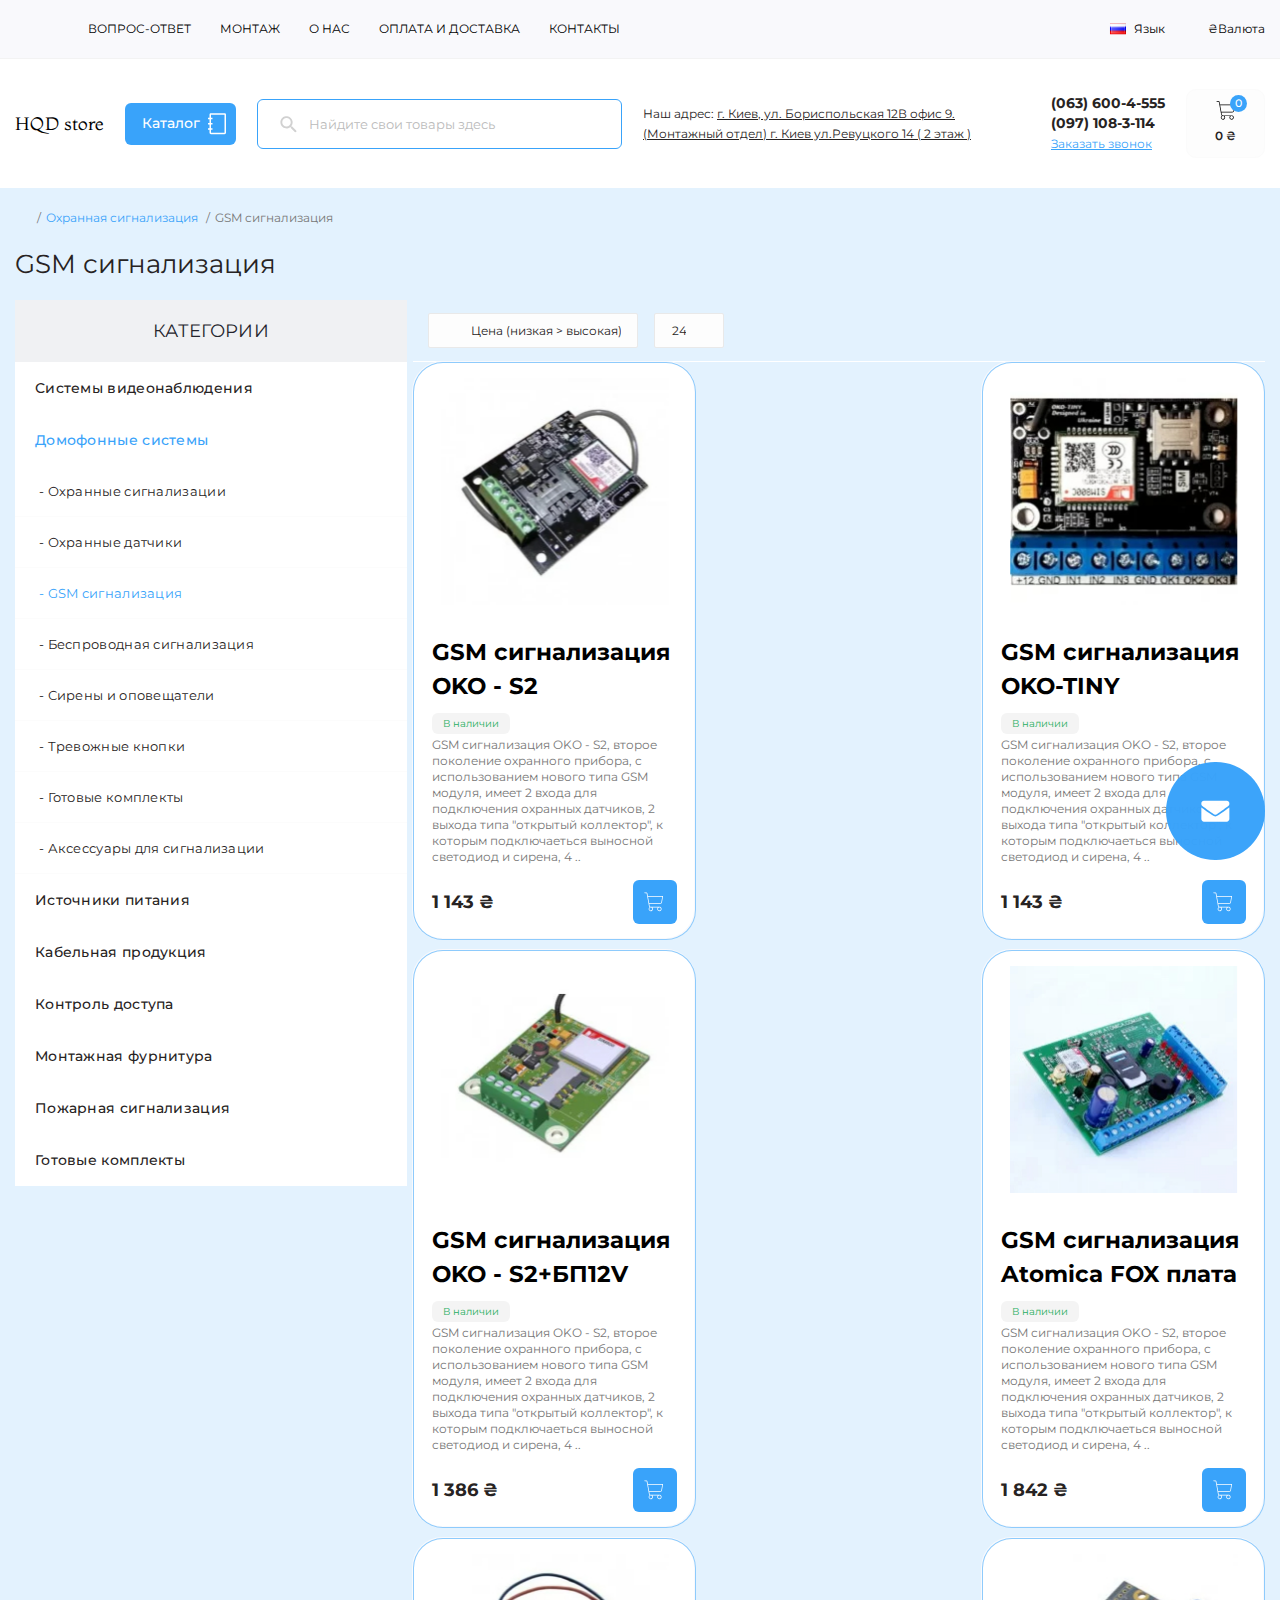
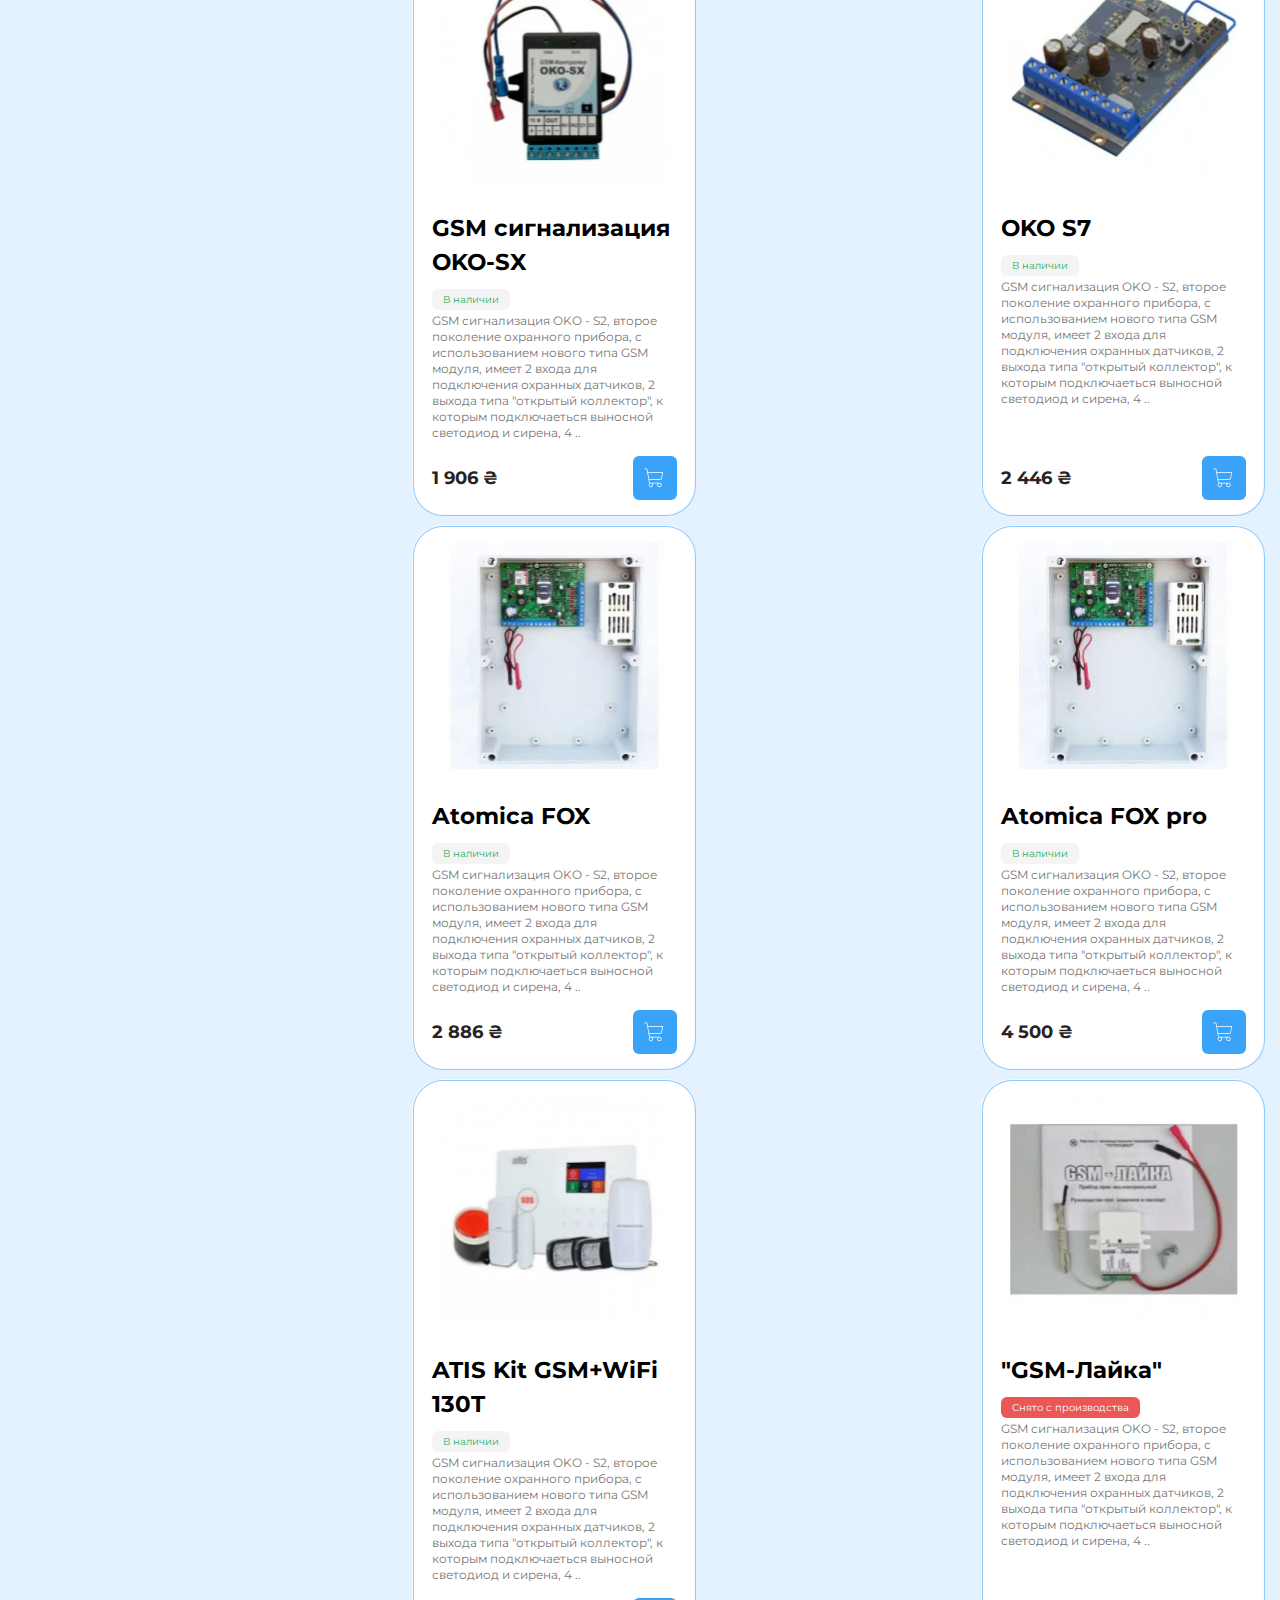
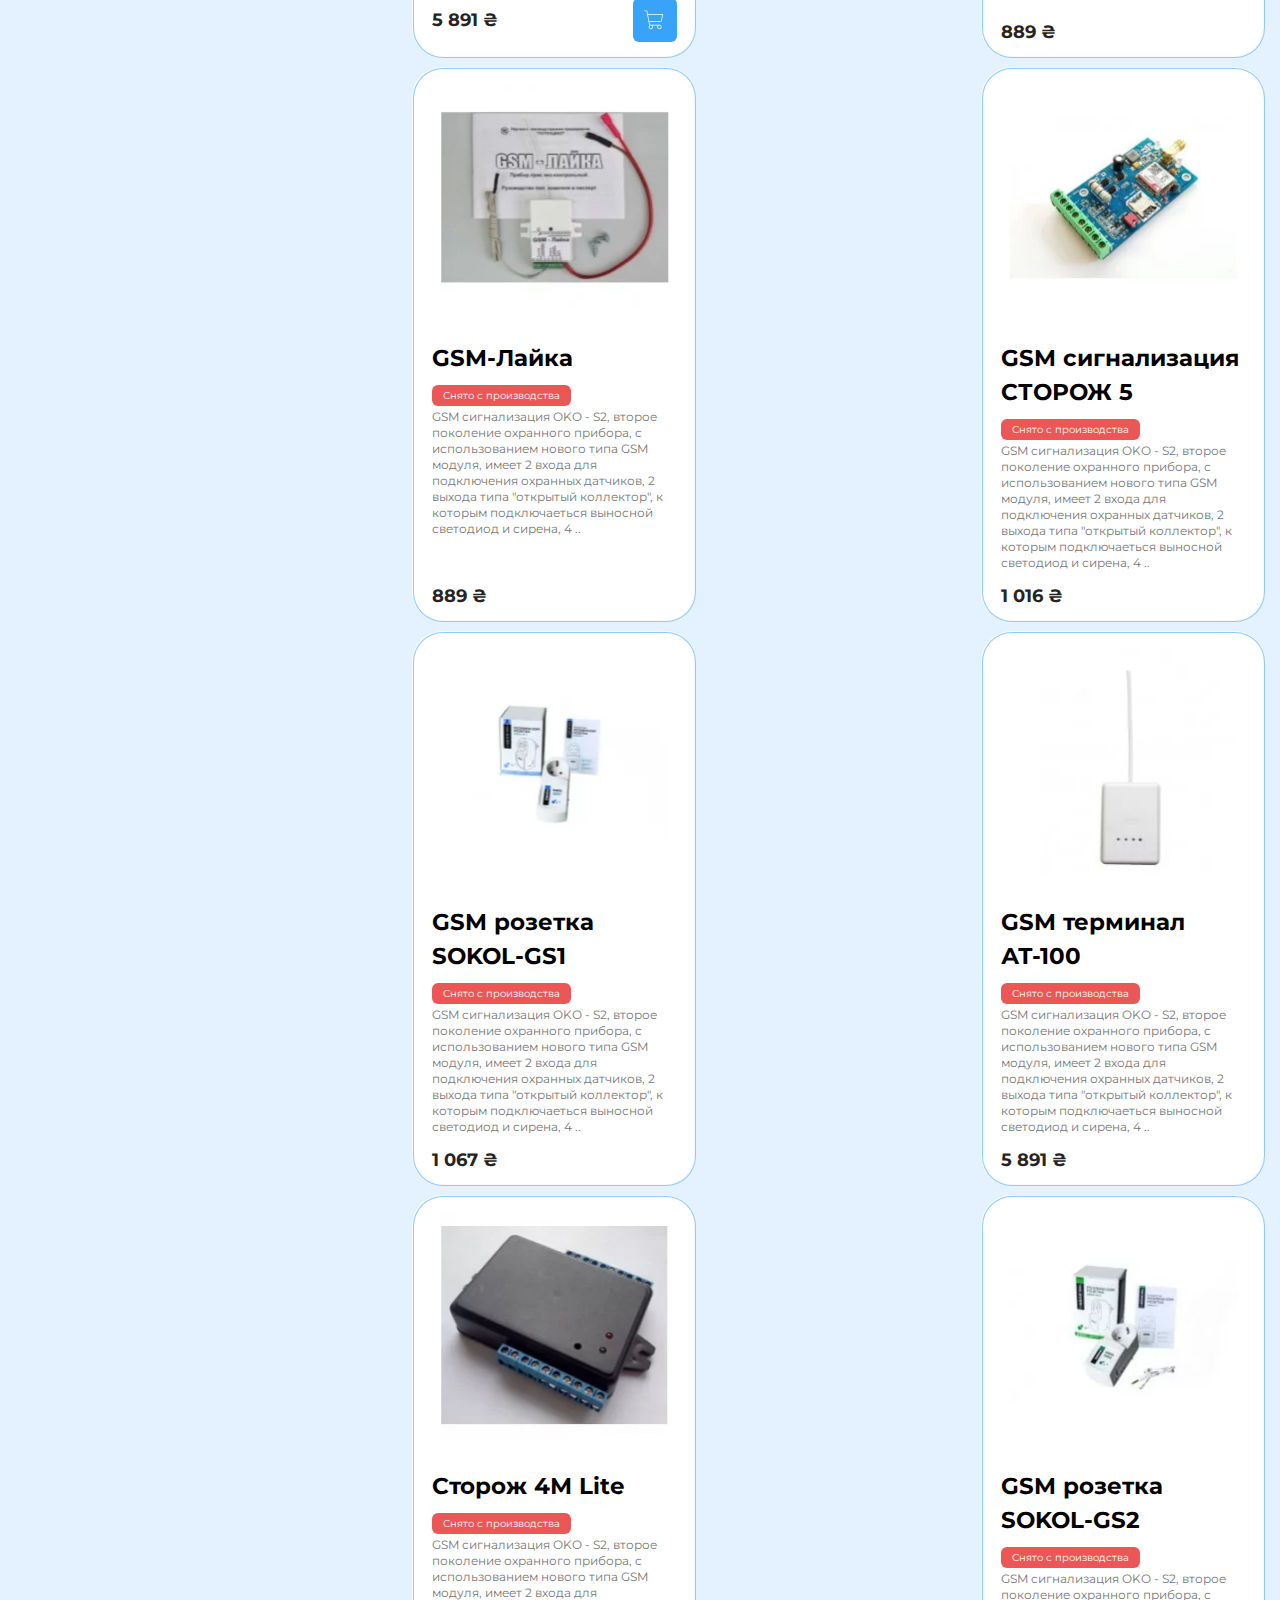
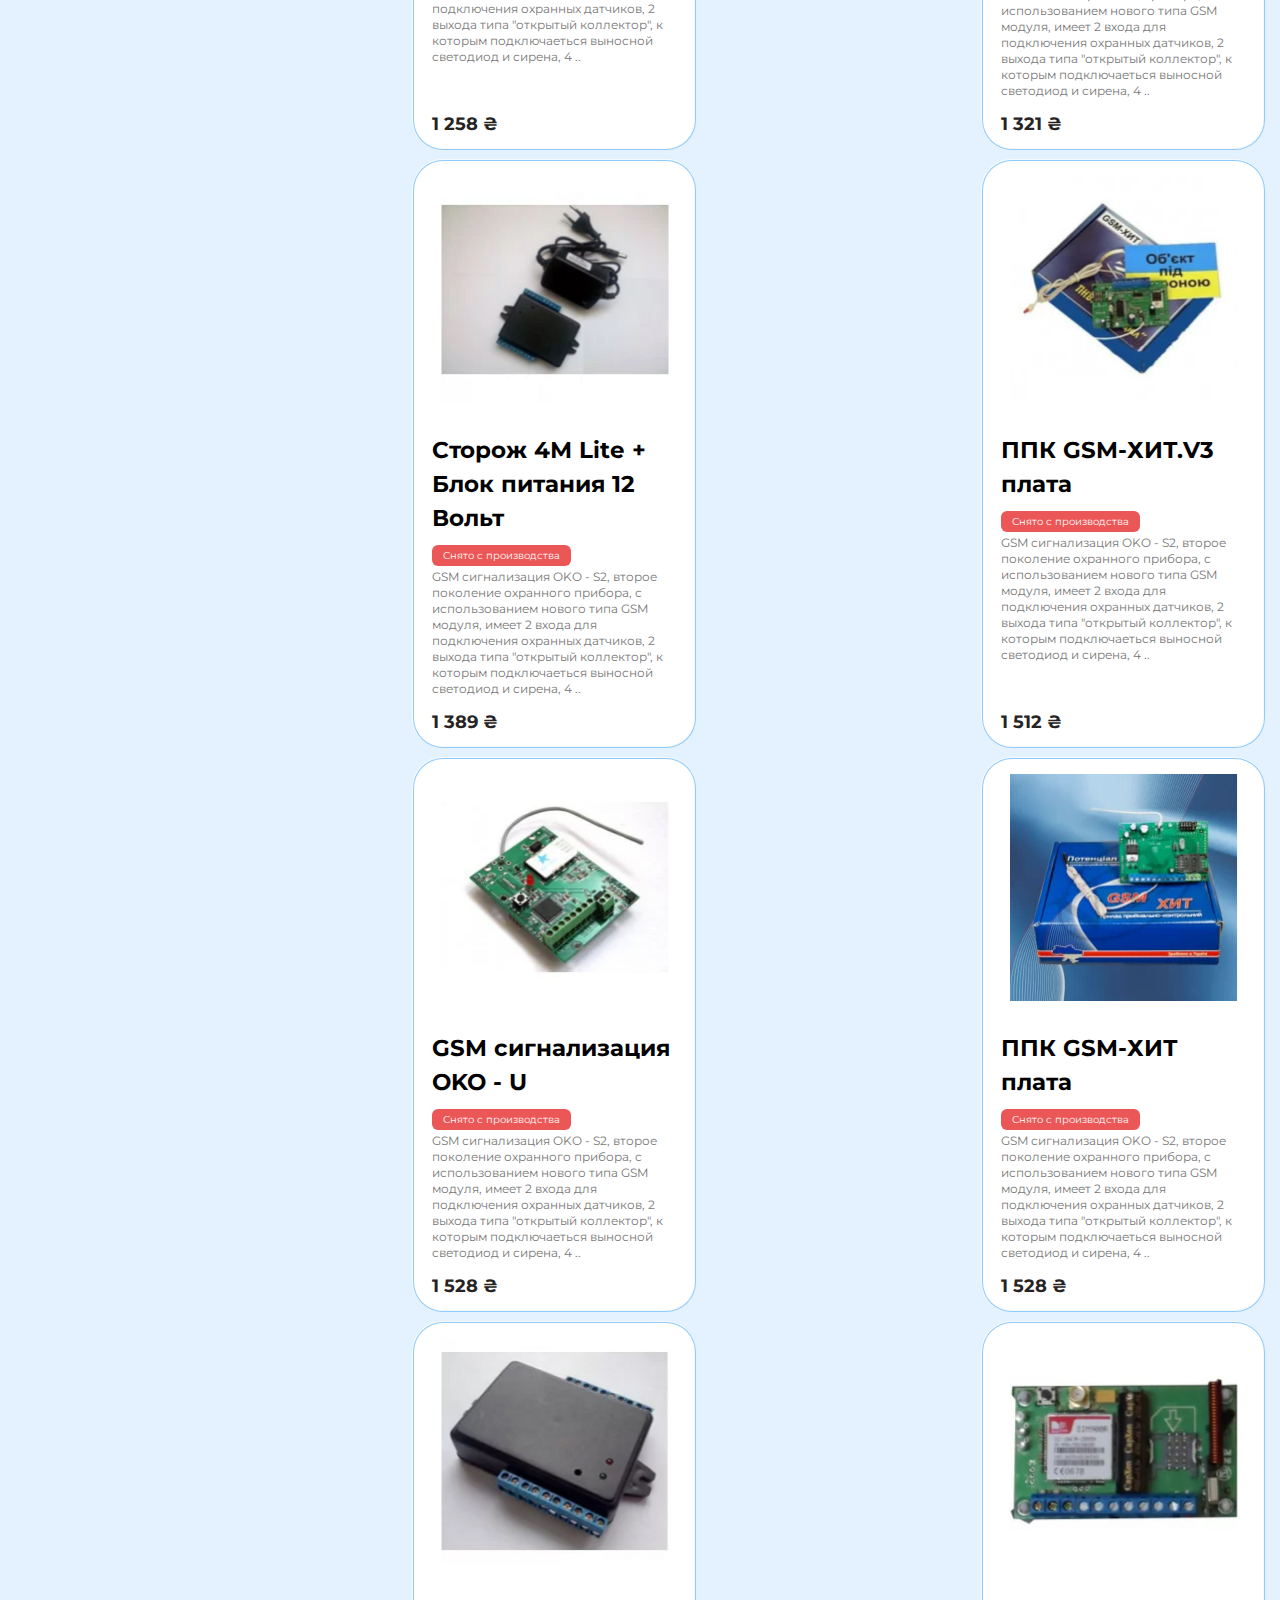
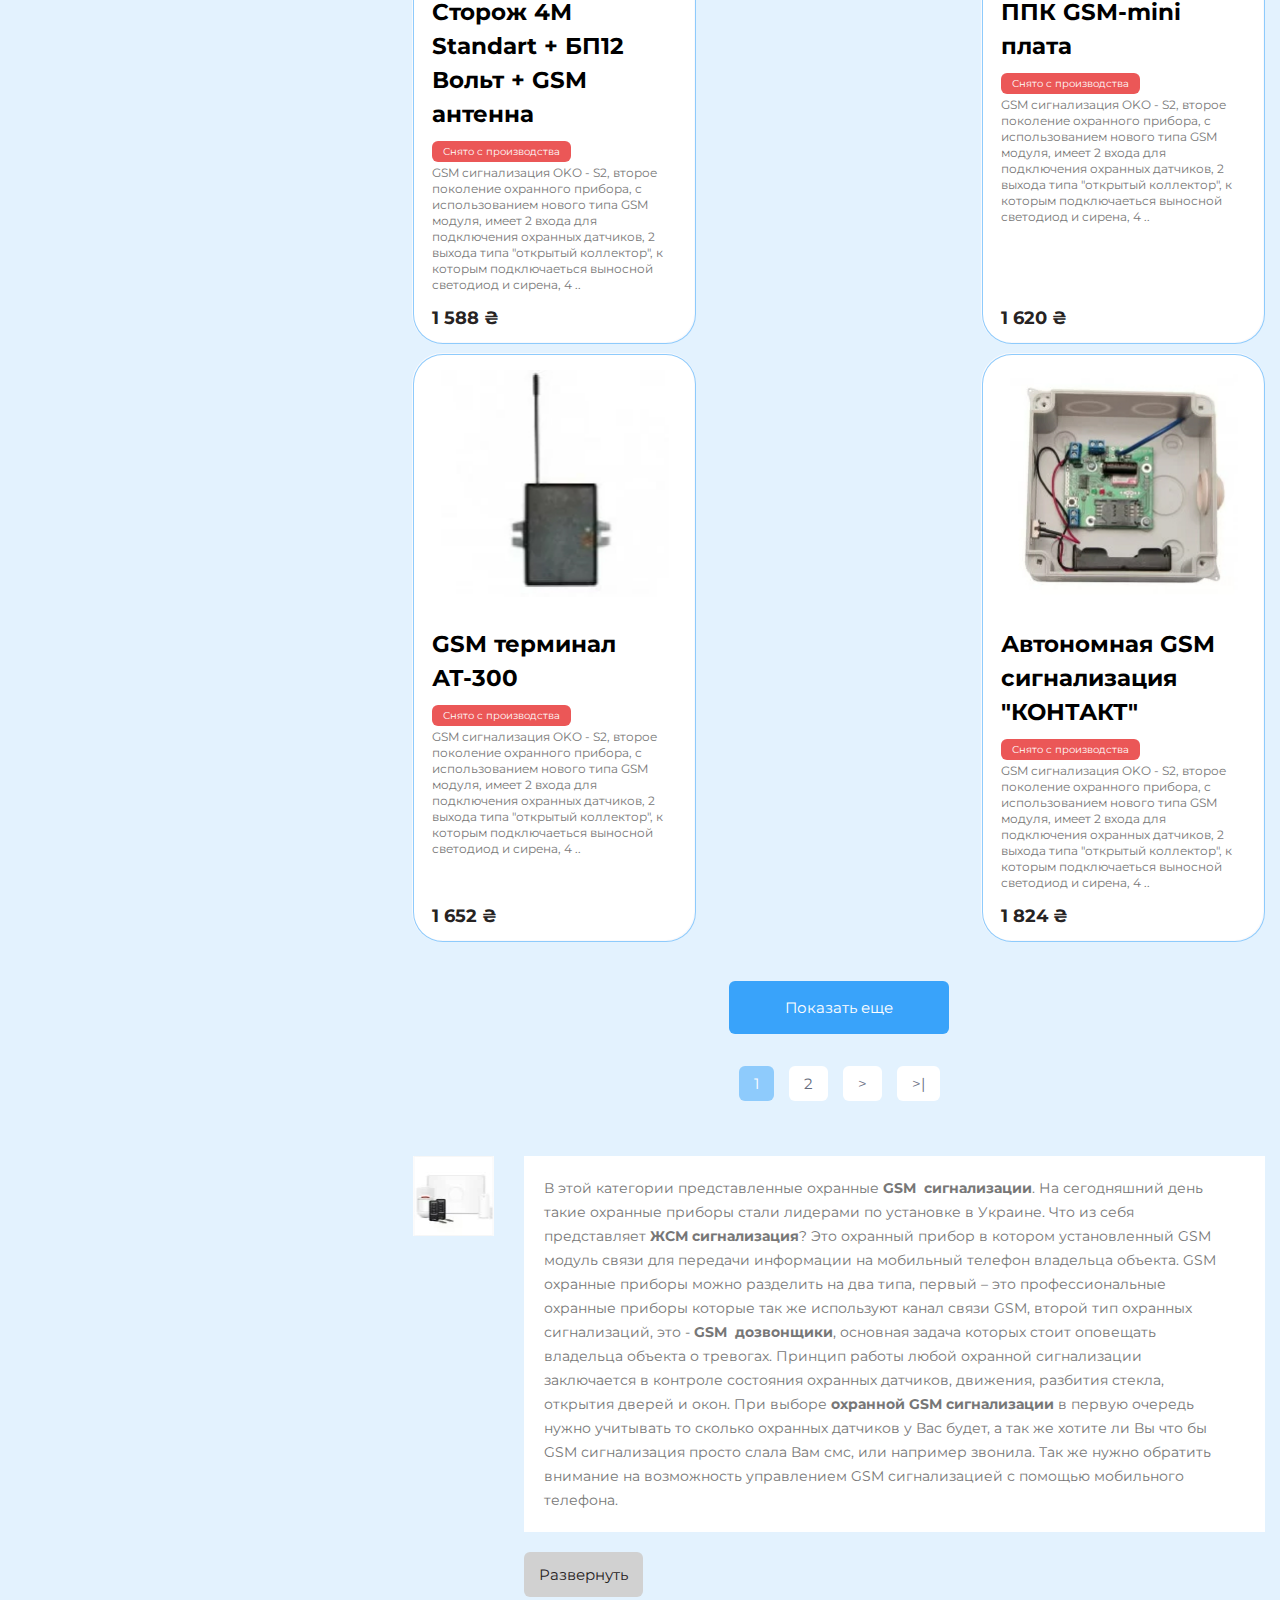
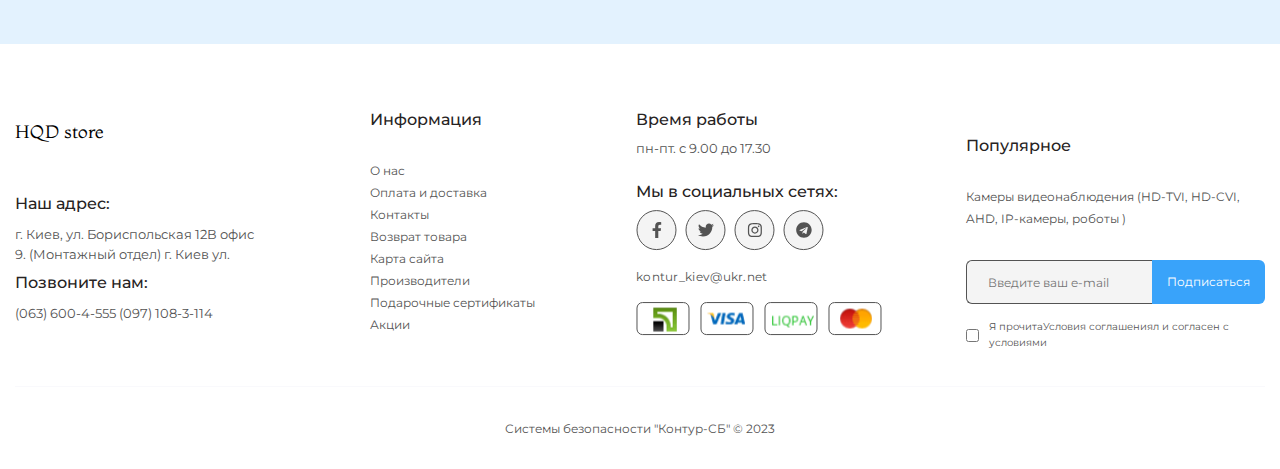
<file: catalog-GSM.html>
<!DOCTYPE html>
<html lang="en">

<head>
  <meta charset="UTF-8">
  <meta http-equiv="X-UA-Compatible" content="IE=edge">
  <meta name="viewport" content="width=device-width, initial-scale=1.0">
  <title>Document</title>
  <link rel="preconnect" href="https://fonts.googleapis.com">
  <link rel="preconnect" href="https://fonts.gstatic.com" crossorigin>
  <link
    href="https://fonts.googleapis.com/css2?family=Montaga&family=Montserrat:wght@400;500;600;700&family=Roboto&display=swap"
    rel="stylesheet">
  <link rel="stylesheet" href="css/style.min.css">
</head>

<body>
  <div class="wrapper">
    <header class="header">
      <div class="header__top-wrapper">
        <div class="container">
          <div class="header__top">
            <div class="header__top-left">
              <a class="header__top-link" href="#">
                Вопрос-ответ
              </a>
              <a class="header__top-link" href="#">
                Монтаж
              </a>
              <a class="header__top-link" href="#">
                О нас
              </a>
              <a class="header__top-link" href="#">
                Оплата и доставка
              </a>
              <a class="header__top-link" href="#">
                Контакты
              </a>
            </div>
            <div class="header__top-right">
              <button class="header__top-lang">
                <img src="images/rus.svg" alt="">
                <p>Язык</p>
              </button>
              <button class="header__top-currency">
                ₴Валюта
              </button>
            </div>
          </div>
        </div>
      </div>
      <div class="header__main-wrapper">
        <div class="container">
          <div class="header__main">
            <a class="logo" href="/">
              HQD store
            </a>
            <button class="header__main-catalog open-popup">
              <p>Каталог</p>
              <img src="images/catalog.svg" alt="">
            </button>
            <div class="header__main-input close-popup">
              <input type="text" placeholder="Найдите свои товары здесь">
            </div>
            <p class="header__main-text">
              Наш адрес: <a href="#">г. Киев, ул. Бориспольская 12В офис 9. (Монтажный отдел) г. Киев ул.Ревуцкого 14 (
                2 этаж )</a>
            </p>
            <div class="header__main-contact">
              <a href="tel:0636004555">(063) 600-4-555</a>
              <a href="tel:0971083114">(097) 108-3-114</a>
              <button>Заказать звонок</button>
            </div>
            <div class="header__main-rightside">
              <button class="header__main-bucket close-popup">
                <div class="header__main-box">
                  <img src="images/bucket.svg" alt="">
                  <div class="quantity">0</div>
                </div>
                <div class="bucket-price">
                  0 ₴
                </div>
              </button>
              <div class="cart">

              </div>
            </div>
          </div>
        </div>
      </div>
    </header>
    <main class="main">
      <section class="catalog">
        <div class="container">
          <div class="breadcrumbs">
            <div class="breadcrumbs-item">
              /
            </div>
            <a class="breadcrumbs-link breadcrumbs-link-blue" href="#">
              Охранная сигнализация
            </a>
            <div class="breadcrumbs-item">
              /
            </div>
            <div class="breadcrumbs-link" href="#">
              GSM сигнализация
            </div>
          </div>
          <div class="catalog__title">
            GSM сигнализация
          </div>
          <div class="catalog__inner">
            <aside class="catalog__aside">
              <div class="catalog__aside-top">
                Категории
              </div>
              <div class="catalog__aside-bottom">
                <div class="catalog__aside-wrapper">
                  <a class="catalog__aside-button" href="#">
                    Системы видеонаблюдения
                  </a>
                </div>
                <div class="catalog__aside-wrapper active">
                  <a class="catalog__aside-button" href="#">
                    Домофонные системы
                  </a>
                  <div class="catalog__aside-sublist">
                    <a class="catalog__aside-subwrapper" href="#">
                      - Охранные сигнализации
                    </a>
                    <a class="catalog__aside-subwrapper" href="#">
                      - Охранные датчики
                    </a>
                    <a class="catalog__aside-subwrapper active" href="#">
                      - GSM сигнализация
                    </a>
                    <a class="catalog__aside-subwrapper" href="#">
                      - Беспроводная сигнализация
                    </a>
                    <a class="catalog__aside-subwrapper" href="#">
                      - Сирены и оповещатели
                    </a>
                    <a class="catalog__aside-subwrapper" href="#">
                      - Тревожные кнопки
                    </a>
                    <a class="catalog__aside-subwrapper" href="#">
                      - Готовые комплекты
                    </a>
                    <a class="catalog__aside-subwrapper" href="#">
                      - Аксессуары для сигнализации
                    </a>
                  </div>
                </div>
                <div class="catalog__aside-wrapper">
                  <a class="catalog__aside-button" href="#">
                    Источники питания
                  </a>
                </div>
                <div class="catalog__aside-wrapper">
                  <a class="catalog__aside-button" href="#">
                    Кабельная продукция
                  </a>
                </div>
                <div class="catalog__aside-wrapper">
                  <a class="catalog__aside-button" href="#">
                    Контроль доступа
                  </a>
                </div>
                <div class="catalog__aside-wrapper">
                  <a class="catalog__aside-button" href="#">
                    Монтажная фурнитура
                  </a>
                </div>
                <div class="catalog__aside-wrapper">
                  <a class="catalog__aside-button" href="#">
                    Пожарная сигнализация
                  </a>
                </div>
                <div class="catalog__aside-wrapper">
                  <a class="catalog__aside-button" href="#">
                    Готовые комплекты
                  </a>
                </div>
              </div>
            </aside>
            <div class="catalog__product">
              <div class="catalog__product-top">
                <select class="catalog__product-select-left">
                  <option>
                    Цена (низкая > высокая)
                  </option>
                  <option>
                    Цена (низкая > высокая)
                  </option>
                  <option>
                    Цена (низкая > высокая)
                  </option>
                  <option>
                    Цена (низкая > высокая)
                  </option>
                  <option>
                    Цена (низкая > высокая)
                  </option>
                </select>
                <select class="catalog__product-select-right">
                  <option>24</option>
                  <option>24</option>
                  <option>24</option>
                  <option>24</option>
                </select>
              </div>
              <div class="catalog__product-bottom">
                <a class="catalog__product-block" data-price="1143" href="product.html">
                  <div class="catalog__product-box">
                    <img src="images/catalog-1.jpg" alt="">
                    <h3>
                      GSM сигнализация OKO - S2
                    </h3>
                    <span class="catalog__product-instock">
                      В наличии
                    </span>
                    <div class="catalog__product-text">
                      GSM сигнализация OKO - S2, второе поколение охранного прибора, с использованием нового типа GSM
                      модуля, имеет 2 входа
                      для подключения охранных датчиков, 2 выхода типа "открытый коллектор", к которым подключаеться
                      выносной светодиод и
                      сирена, 4 ..
                    </div>
                  </div>
                  <div class="block__box">
                    <span>
                      1 143 ₴
                    </span>
                    <button class="addToCart">
                      <img src="images/cart.svg" alt="">
                    </button>
                  </div>
                </a>
                <a class="catalog__product-block" data-price="1143" href="product.html">
                  <div class="catalog__product-box">
                    <img src="images/catalog-2.jpg" alt="">
                    <h3>
                      GSM сигнализация OKO-TINY
                    </h3>
                    <span class="catalog__product-instock">
                      В наличии
                    </span>
                    <div class="catalog__product-text">
                      GSM сигнализация OKO - S2, второе поколение охранного прибора, с использованием нового типа GSM
                      модуля, имеет 2
                      входа
                      для подключения охранных датчиков, 2 выхода типа "открытый коллектор", к которым подключаеться
                      выносной светодиод и
                      сирена, 4 ..
                    </div>
                  </div>
                  <div class="block__box">
                    <span>
                      1 143 ₴
                    </span>
                    <button class="addToCart">
                      <img src="images/cart.svg" alt="">
                    </button>
                  </div>
                </a>
                <a class="catalog__product-block" data-price="1386" href="product.html">
                  <div class="catalog__product-box">
                    <img src="images/catalog-3.jpg" alt="">
                    <h3>
                      GSM сигнализация OKO - S2+БП12V
                    </h3>
                    <span class="catalog__product-instock">
                      В наличии
                    </span>
                    <div class="catalog__product-text">
                      GSM сигнализация OKO - S2, второе поколение охранного прибора, с использованием нового типа GSM
                      модуля, имеет 2
                      входа
                      для подключения охранных датчиков, 2 выхода типа "открытый коллектор", к которым подключаеться
                      выносной светодиод и
                      сирена, 4 ..
                    </div>
                  </div>
                  <div class="block__box">
                    <span>
                      1 386 ₴
                    </span>
                    <button class="addToCart">
                      <img src="images/cart.svg" alt="">
                    </button>
                  </div>
                </a>
                <a class="catalog__product-block" data-price="1842" href="product.html">
                  <div class="catalog__product-box">
                    <img src="images/catalog-4.jpg" alt="">
                    <h3>
                      GSM сигнализация Atomica FOX плата
                    </h3>
                    <span class="catalog__product-instock">
                      В наличии
                    </span>
                    <div class="catalog__product-text">
                      GSM сигнализация OKO - S2, второе поколение охранного прибора, с использованием нового типа GSM
                      модуля, имеет 2
                      входа
                      для подключения охранных датчиков, 2 выхода типа "открытый коллектор", к которым подключаеться
                      выносной светодиод и
                      сирена, 4 ..
                    </div>
                  </div>
                  <div class="block__box">
                    <span>
                      1 842 ₴
                    </span>
                    <button class="addToCart">
                      <img src="images/cart.svg" alt="">
                    </button>
                  </div>
                </a>
                <a class="catalog__product-block" data-price="1906" href="product.html">
                  <div class="catalog__product-box">
                    <img src="images/catalog-5.jpg" alt="">
                    <h3>
                      GSM сигнализация OKO-SX
                    </h3>
                    <span class="catalog__product-instock">
                      В наличии
                    </span>
                    <div class="catalog__product-text">
                      GSM сигнализация OKO - S2, второе поколение охранного прибора, с использованием нового типа GSM
                      модуля, имеет 2
                      входа
                      для подключения охранных датчиков, 2 выхода типа "открытый коллектор", к которым подключаеться
                      выносной светодиод
                      и
                      сирена, 4 ..
                    </div>
                  </div>
                  <div class="block__box">
                    <span>
                      1 906 ₴
                    </span>
                    <button class="addToCart">
                      <img src="images/cart.svg" alt="">
                    </button>
                  </div>
                </a>
                <a class="catalog__product-block" data-price="2446" href="product.html">
                  <div class="catalog__product-box">
                    <img src="images/catalog-6.jpg" alt="">
                    <h3>
                      OKO S7
                    </h3>
                    <span class="catalog__product-instock">
                      В наличии
                    </span>
                    <div class="catalog__product-text">
                      GSM сигнализация OKO - S2, второе поколение охранного прибора, с использованием нового типа GSM
                      модуля, имеет 2
                      входа
                      для подключения охранных датчиков, 2 выхода типа "открытый коллектор", к которым подключаеться
                      выносной светодиод
                      и
                      сирена, 4 ..
                    </div>
                  </div>
                  <div class="block__box">
                    <span>
                      2 446 ₴
                    </span>
                    <button class="addToCart">
                      <img src="images/cart.svg" alt="">
                    </button>
                  </div>
                </a>
                <a class="catalog__product-block" data-price="2886" href="product.html">
                  <div class="catalog__product-box">
                    <img src="images/catalog-7.jpg" alt="">
                    <h3>
                      Atomica FOX
                    </h3>
                    <span class="catalog__product-instock">
                      В наличии
                    </span>
                    <div class="catalog__product-text">
                      GSM сигнализация OKO - S2, второе поколение охранного прибора, с использованием нового типа GSM
                      модуля, имеет 2
                      входа
                      для подключения охранных датчиков, 2 выхода типа "открытый коллектор", к которым подключаеться
                      выносной светодиод
                      и
                      сирена, 4 ..
                    </div>
                  </div>
                  <div class="block__box">
                    <span>
                      2 886 ₴
                    </span>
                    <button class="addToCart">
                      <img src="images/cart.svg" alt="">
                    </button>
                  </div>
                </a>
                <a class="catalog__product-block" data-price="4500" href="product.html">
                  <div class="catalog__product-box">
                    <img src="images/catalog-8.jpg" alt="">
                    <h3>
                      Atomica FOX pro
                    </h3>
                    <span class="catalog__product-instock">
                      В наличии
                    </span>
                    <div class="catalog__product-text">
                      GSM сигнализация OKO - S2, второе поколение охранного прибора, с использованием нового типа GSM
                      модуля, имеет 2
                      входа
                      для подключения охранных датчиков, 2 выхода типа "открытый коллектор", к которым подключаеться
                      выносной светодиод
                      и
                      сирена, 4 ..
                    </div>
                  </div>
                  <div class="block__box">
                    <span>
                      4 500 ₴
                    </span>
                    <button class="addToCart">
                      <img src="images/cart.svg" alt="">
                    </button>
                  </div>
                </a>
                <a class="catalog__product-block" data-price="5891" href="product.html">
                  <div class="catalog__product-box">
                    <img src="images/catalog-9.jpg" alt="">
                    <h3>
                      ATIS Kit GSM+WiFi 130T
                    </h3>
                    <span class="catalog__product-instock">
                      В наличии
                    </span>
                    <div class="catalog__product-text">
                      GSM сигнализация OKO - S2, второе поколение охранного прибора, с использованием нового типа GSM
                      модуля, имеет 2
                      входа
                      для подключения охранных датчиков, 2 выхода типа "открытый коллектор", к которым подключаеться
                      выносной светодиод
                      и
                      сирена, 4 ..
                    </div>
                  </div>
                  <div class="block__box">
                    <span>
                      5 891 ₴
                    </span>
                    <button class="addToCart">
                      <img src="images/cart.svg" alt="">
                    </button>
                  </div>
                </a>
                <a class="catalog__product-block" data-price="889" href="product.html">
                  <div class="catalog__product-box">
                    <img src="images/catalog-10.jpg" alt="">
                    <h3>
                      "GSM-Лайка"
                    </h3>
                    <span class="catalog__product-outofstock">
                      Снято с производства
                    </span>
                    <div class="catalog__product-text">
                      GSM сигнализация OKO - S2, второе поколение охранного прибора, с использованием нового типа GSM
                      модуля, имеет 2
                      входа
                      для подключения охранных датчиков, 2 выхода типа "открытый коллектор", к которым подключаеться
                      выносной светодиод
                      и
                      сирена, 4 ..
                    </div>
                  </div>
                  <div class="block__box">
                    <span>
                      889 ₴
                    </span>
                  </div>
                </a>
                <a class="catalog__product-block" data-price="889" href="product.html">
                  <div class="catalog__product-box">
                    <img src="images/catalog-11.jpg" alt="">
                    <h3>
                      GSM-Лайка
                    </h3>
                    <span class="catalog__product-outofstock">
                      Снято с производства
                    </span>
                    <div class="catalog__product-text">
                      GSM сигнализация OKO - S2, второе поколение охранного прибора, с использованием нового типа GSM
                      модуля, имеет 2
                      входа
                      для подключения охранных датчиков, 2 выхода типа "открытый коллектор", к которым подключаеться
                      выносной светодиод
                      и
                      сирена, 4 ..
                    </div>
                  </div>
                  <div class="block__box">
                    <span>
                      889 ₴
                    </span>
                  </div>
                </a>
                <a class="catalog__product-block" data-price="1016" href="product.html">
                  <div class="catalog__product-box">
                    <img src="images/catalog-12.jpg" alt="">
                    <h3>
                      GSM сигнализация СТОРОЖ 5
                    </h3>
                    <span class="catalog__product-outofstock">
                      Снято с производства
                    </span>
                    <div class="catalog__product-text">
                      GSM сигнализация OKO - S2, второе поколение охранного прибора, с использованием нового типа GSM
                      модуля, имеет 2
                      входа
                      для подключения охранных датчиков, 2 выхода типа "открытый коллектор", к которым подключаеться
                      выносной светодиод
                      и
                      сирена, 4 ..
                    </div>
                  </div>
                  <div class="block__box">
                    <span>
                      1 016 ₴
                    </span>
                  </div>
                </a>
                <a class="catalog__product-block" data-price="1067" href="product.html">
                  <div class="catalog__product-box">
                    <img src="images/catalog-13.jpg" alt="">
                    <h3>
                      GSM розетка SOKOL-GS1
                    </h3>
                    <span class="catalog__product-outofstock">
                      Снято с производства
                    </span>
                    <div class="catalog__product-text">
                      GSM сигнализация OKO - S2, второе поколение охранного прибора, с использованием нового типа GSM
                      модуля, имеет 2
                      входа
                      для подключения охранных датчиков, 2 выхода типа "открытый коллектор", к которым подключаеться
                      выносной светодиод
                      и
                      сирена, 4 ..
                    </div>
                  </div>
                  <div class="block__box">
                    <span>
                      1 067 ₴
                    </span>
                  </div>
                </a>
                <a class="catalog__product-block" data-price="5891" href="product.html">
                  <div class="catalog__product-box">
                    <img src="images/catalog-14.jpg" alt="">
                    <h3>
                      GSM терминал АТ-100
                    </h3>
                    <span class="catalog__product-outofstock">
                      Снято с производства
                    </span>
                    <div class="catalog__product-text">
                      GSM сигнализация OKO - S2, второе поколение охранного прибора, с использованием нового типа GSM
                      модуля, имеет 2
                      входа
                      для подключения охранных датчиков, 2 выхода типа "открытый коллектор", к которым подключаеться
                      выносной светодиод
                      и
                      сирена, 4 ..
                    </div>
                  </div>
                  <div class="block__box">
                    <span>
                      5 891 ₴
                    </span>
                  </div>
                </a>
                <a class="catalog__product-block" data-price="1258" href="product.html">
                  <div class="catalog__product-box">
                    <img src="images/catalog-15.jpg" alt="">
                    <h3>
                      Сторож 4М Lite
                    </h3>
                    <span class="catalog__product-outofstock">
                      Снято с производства
                    </span>
                    <div class="catalog__product-text">
                      GSM сигнализация OKO - S2, второе поколение охранного прибора, с использованием нового типа GSM
                      модуля, имеет 2
                      входа
                      для подключения охранных датчиков, 2 выхода типа "открытый коллектор", к которым подключаеться
                      выносной светодиод
                      и
                      сирена, 4 ..
                    </div>
                  </div>
                  <div class="block__box">
                    <span>
                      1 258 ₴
                    </span>
                  </div>
                </a>
                <a class="catalog__product-block" data-price="1321" href="product.html">
                  <div class="catalog__product-box">
                    <img src="images/catalog-16.jpg" alt="">
                    <h3>
                      GSM розетка SOKOL-GS2
                    </h3>
                    <span class="catalog__product-outofstock">
                      Снято с производства
                    </span>
                    <div class="catalog__product-text">
                      GSM сигнализация OKO - S2, второе поколение охранного прибора, с использованием нового типа GSM
                      модуля, имеет 2
                      входа
                      для подключения охранных датчиков, 2 выхода типа "открытый коллектор", к которым подключаеться
                      выносной светодиод
                      и
                      сирена, 4 ..
                    </div>
                  </div>
                  <div class="block__box">
                    <span>
                      1 321 ₴
                    </span>
                  </div>
                </a>
                <a class="catalog__product-block" data-price="1389" href="product.html">
                  <div class="catalog__product-box">
                    <img src="images/catalog-17.jpg" alt="">
                    <h3>
                      Сторож 4М Lite + Блок питания 12 Вольт
                    </h3>
                    <span class="catalog__product-outofstock">
                      Снято с производства
                    </span>
                    <div class="catalog__product-text">
                      GSM сигнализация OKO - S2, второе поколение охранного прибора, с использованием нового типа GSM
                      модуля, имеет 2
                      входа
                      для подключения охранных датчиков, 2 выхода типа "открытый коллектор", к которым подключаеться
                      выносной светодиод
                      и
                      сирена, 4 ..
                    </div>
                  </div>
                  <div class="block__box">
                    <span>
                      1 389 ₴
                    </span>
                  </div>
                </a>
                <a class="catalog__product-block" data-price="1512" href="product.html">
                  <div class="catalog__product-box">
                    <img src="images/catalog-18.jpg" alt="">
                    <h3>
                      ППК GSM-ХИТ.V3 плата
                    </h3>
                    <span class="catalog__product-outofstock">
                      Снято с производства
                    </span>
                    <div class="catalog__product-text">
                      GSM сигнализация OKO - S2, второе поколение охранного прибора, с использованием нового типа GSM
                      модуля, имеет 2
                      входа
                      для подключения охранных датчиков, 2 выхода типа "открытый коллектор", к которым подключаеться
                      выносной светодиод
                      и
                      сирена, 4 ..
                    </div>
                  </div>
                  <div class="block__box">
                    <span>
                      1 512 ₴
                    </span>
                  </div>
                </a>
                <a class="catalog__product-block" data-price="1528" href="product.html">
                  <div class="catalog__product-box">
                    <img src="images/catalog-19.jpg" alt="">
                    <h3>
                      GSM сигнализация OKO - U
                    </h3>
                    <span class="catalog__product-outofstock">
                      Снято с производства
                    </span>
                    <div class="catalog__product-text">
                      GSM сигнализация OKO - S2, второе поколение охранного прибора, с использованием нового типа GSM
                      модуля, имеет 2
                      входа
                      для подключения охранных датчиков, 2 выхода типа "открытый коллектор", к которым подключаеться
                      выносной светодиод
                      и
                      сирена, 4 ..
                    </div>
                  </div>
                  <div class="block__box">
                    <span>
                      1 528 ₴
                    </span>
                  </div>
                </a>
                <a class="catalog__product-block" data-price="1528" href="product.html">
                  <div class="catalog__product-box">
                    <img src="images/catalog-20.jpg" alt="">
                    <h3>
                      ППК GSM-ХИТ плата
                    </h3>
                    <span class="catalog__product-outofstock">
                      Снято с производства
                    </span>
                    <div class="catalog__product-text">
                      GSM сигнализация OKO - S2, второе поколение охранного прибора, с использованием нового типа GSM
                      модуля, имеет 2
                      входа
                      для подключения охранных датчиков, 2 выхода типа "открытый коллектор", к которым подключаеться
                      выносной светодиод
                      и
                      сирена, 4 ..
                    </div>
                  </div>
                  <div class="block__box">
                    <span>
                      1 528 ₴
                    </span>
                  </div>
                </a>
                <a class="catalog__product-block" data-price="1588" href="product.html">
                  <div class="catalog__product-box">
                    <img src="images/catalog-21.jpg" alt="">
                    <h3>
                      Сторож 4М Standart + БП12 Вольт + GSM антенна
                    </h3>
                    <span class="catalog__product-outofstock">
                      Снято с производства
                    </span>
                    <div class="catalog__product-text">
                      GSM сигнализация OKO - S2, второе поколение охранного прибора, с использованием нового типа GSM
                      модуля, имеет 2
                      входа
                      для подключения охранных датчиков, 2 выхода типа "открытый коллектор", к которым подключаеться
                      выносной светодиод
                      и
                      сирена, 4 ..
                    </div>
                  </div>
                  <div class="block__box">
                    <span>
                      1 588 ₴
                    </span>
                  </div>
                </a>
                <a class="catalog__product-block" data-price="1620" href="product.html">
                  <div class="catalog__product-box">
                    <img src="images/catalog-22.jpg" alt="">
                    <h3>
                      ППК GSM-mini плата
                    </h3>
                    <span class="catalog__product-outofstock">
                      Снято с производства
                    </span>
                    <div class="catalog__product-text">
                      GSM сигнализация OKO - S2, второе поколение охранного прибора, с использованием нового типа GSM
                      модуля, имеет 2
                      входа
                      для подключения охранных датчиков, 2 выхода типа "открытый коллектор", к которым подключаеться
                      выносной светодиод
                      и
                      сирена, 4 ..
                    </div>
                  </div>
                  <div class="block__box">
                    <span>
                      1 620 ₴
                    </span>
                  </div>
                </a>
                <a class="catalog__product-block" data-price="1652" href="product.html">
                  <div class="catalog__product-box">
                    <img src="images/catalog-23.jpg" alt="">
                    <h3>
                      GSM терминал АТ-300
                    </h3>
                    <span class="catalog__product-outofstock">
                      Снято с производства
                    </span>
                    <div class="catalog__product-text">
                      GSM сигнализация OKO - S2, второе поколение охранного прибора, с использованием нового типа GSM
                      модуля, имеет 2
                      входа
                      для подключения охранных датчиков, 2 выхода типа "открытый коллектор", к которым подключаеться
                      выносной светодиод
                      и
                      сирена, 4 ..
                    </div>
                  </div>
                  <div class="block__box">
                    <span>
                      1 652 ₴
                    </span>
                  </div>
                </a>
                <a class="catalog__product-block" data-price="1824" href="product.html">
                  <div class="catalog__product-box">
                    <img src="images/catalog-24.jpg" alt="">
                    <h3>
                      Автономная GSM сигнализация "КОНТАКТ"
                    </h3>
                    <span class="catalog__product-outofstock">
                      Снято с производства
                    </span>
                    <div class="catalog__product-text">
                      GSM сигнализация OKO - S2, второе поколение охранного прибора, с использованием нового типа GSM
                      модуля, имеет 2
                      входа
                      для подключения охранных датчиков, 2 выхода типа "открытый коллектор", к которым подключаеться
                      выносной светодиод
                      и
                      сирена, 4 ..
                    </div>
                  </div>
                  <div class="block__box">
                    <span>
                      1 824 ₴
                    </span>
                  </div>
                </a>
              </div>
              <button class="catalog__product-more">
                Показать еще
              </button>
              <ul class="catalog__product-pagination">
                <li class="catalog__product-pagination-item">
                  <div class="catalog__product-pagination-link catalog__product-pagination-link--active">
                    1
                  </div>
                </li>
                <li class="catalog__product-pagination-item">
                  <a class="catalog__product-pagination-link" href="#">
                    2
                  </a>
                </li>
                <li class="catalog__product-pagination-item">
                  <a class="catalog__product-pagination-link" href="#">
                    >
                  </a>
                </li>
                <li class="catalog__product-pagination-item">
                  <a class="catalog__product-pagination-link" href="#">
                    >|
                  </a>
                </li>
              </ul>
              <div class="catalog__product-filtinfo">
                <img src="images/filt.jpg" alt="">
                <div class="catalog__product-rightside">
                  <p>
                    В этой категории представленные охранные <span>GSM  сигнализации</span>. На сегодняшний день такие
                    охранные приборы
                    стали лидерами по установке в Украине. Что из себя представляет <span>ЖСМ сигнализация</span>? Это
                    охранный прибор в
                    котором установленный GSM  модуль связи для передачи информации на мобильный телефон владельца
                    объекта. GSM охранные
                    приборы можно разделить на два типа, первый – это профессиональные охранные приборы которые так же
                    используют канал
                    связи GSM, второй тип охранных сигнализаций, это - <span>GSM  дозвонщики</span>, основная задача
                    которых стоит
                    оповещать владельца объекта о тревогах. Принцип работы любой охранной сигнализации заключается в
                    контроле состояния
                    охранных датчиков, движения, разбития стекла, открытия дверей и окон. При выборе <span>охранной GSM
                      сигнализации</span> в первую очередь нужно учитывать то сколько охранных датчиков у Вас будет, а
                    так же хотите ли Вы
                    что бы GSM сигнализация просто слала Вам смс, или например звонила. Так же нужно обратить внимание
                    на возможность
                    управлением GSM сигнализацией с помощью мобильного телефона.
                  </p>
                  <button class="catalog__product-filtbtn">
                    Развернуть
                  </button>
                </div>
              </div>
            </div>
          </div>
        </div>
      </section>
    </main>
    <footer class="footer">
      <div class="container">
        <div class="footer__main">
          <div class="footer__leftside">
            <a class="logo footer__logo" href="/">
              HQD store
            </a>
            <div class="footer__leftside-text">
              <h6 class="footer__title footer__leftside-title">
                Наш адрес:
              </h6>
              <p class="footer__leftside-mb">
                г. Киев, ул. Бориспольская 12В офис 9. (Монтажный отдел) г. Киев ул.
              </p>
            </div>
            <div class="footer__leftside-text">
              <h6 class="footer__title footer__leftside-title">
                Позвоните нам:
              </h6>
              <p>
                <a href="tel:0636004555">(063) 600-4-555</a>
                <a href="tel:0971083114">(097) 108-3-114</a>
              </p>
            </div>
          </div>
          <div class="footer__info">
            <h6 class="footer__title footer__info-title">
              Информация
            </h6>
            <div class="footer__info-wrapper">
              <a href="#">
                О нас
              </a>
              <a href="#">
                Оплата и доставка
              </a>
              <a href="#">
                Контакты
              </a>
              <a href="#">
                Возврат товара
              </a>
              <a href="#">
                Карта сайта
              </a>
              <a href="#">
                Производители
              </a>
              <a href="#">
                Подарочные сертификаты
              </a>
              <a href="#">
                Акции
              </a>
            </div>
          </div>
          <div class="footer__contact">
            <h6 class="footer__title footer__contact-title">
              Время работы
            </h6>
            <div class="footer__contact-text">
              пн-пт. с 9.00 до 17.30
            </div>
            <h6 class="footer__title footer__contact-title">
              Мы в социальных сетях:
            </h6>
            <ul class="footer__social">
              <li class="footer__social-item">
                <a href="#">
                  <img src="images/social-1.svg" alt="">
                </a>
              </li>
              <li class="footer__social-item">
                <a href="#">
                  <img src="images/social-2.svg" alt="">
                </a>
              </li>
              <li class="footer__social-item">
                <a href="#">
                  <img src="images/social-3.svg" alt="">
                </a>
              </li>
              <li class="footer__social-item">
                <a href="#">
                  <img src="images/social-4.svg" alt="">
                </a>
              </li>
            </ul>
            <div class="footer__email">
              kontur_kiev@ukr.net
            </div>
            <div class="footer__support">
              <img src="images/pay-1.svg" alt="">
              <img src="images/pay-2.svg" alt="">
              <img src="images/pay-3.svg" alt="">
              <img src="images/pay-4.svg" alt="">
            </div>
          </div>
          <div class="footer__rightside">
            <h6 class="footer__title footer__rightside-title">
              Популярное
            </h6>
            <div class="footer__rightside-text">
              Камеры видеонаблюдения (HD-TVI, HD-CVI, AHD, IP-камеры, роботы )
            </div>
            <div class="footer__rightside-buttons">
              <input type="text" placeholder="Введите ваш e-mail">
              <button>Подписаться</button>
            </div>
            <label class="footer__rightside-read">
              <input type="checkbox">
              <p>Я прочитаУсловия соглашениял и согласен с условиями</p>
            </label>
          </div>
        </div>
      </div>
      <div class="footer__bottom">
        <div class="container">
          <div class="footer__bottom-text">
            Системы безопасности "Контур-СБ" © 2023
          </div>
        </div>
      </div>
    </footer>
    <div class="popup__bg">
      <div class="popup">
        <div class="tab-container">
          <div class="tab-wrapper tab-first">
            <div class="tab tab-css" data-tab="tab1">
              <p>Системы видеонаблюдения</p>
              <svg width="6" height="9" viewBox="0 0 6 9" fill="none" xmlns="http://www.w3.org/2000/svg">
                <path d="M1 0.5L5 4.5L1 8.5" stroke="#939393" />
              </svg>
            </div>
            <div class="tab tab-css" data-tab="tab2">
              <p>Охоронная сигнализация</p>
              <svg width="6" height="9" viewBox="0 0 6 9" fill="none" xmlns="http://www.w3.org/2000/svg">
                <path d="M1 0.5L5 4.5L1 8.5" stroke="#939393" />
              </svg>
            </div>
            <div class="tab tab-css" data-tab="tab3">
              <p>Домофонные системы</p>
              <svg width="6" height="9" viewBox="0 0 6 9" fill="none" xmlns="http://www.w3.org/2000/svg">
                <path d="M1 0.5L5 4.5L1 8.5" stroke="#939393" />
              </svg>
            </div>
            <div class="tab tab-css" data-tab="tab4">
              <p>Источники питания</p>
              <svg width="6" height="9" viewBox="0 0 6 9" fill="none" xmlns="http://www.w3.org/2000/svg">
                <path d="M1 0.5L5 4.5L1 8.5" stroke="#939393" />
              </svg>
            </div>
            <div class="tab tab-css" data-tab="tab5">
              <p>Кабельная продукция</p>
              <svg width="6" height="9" viewBox="0 0 6 9" fill="none" xmlns="http://www.w3.org/2000/svg">
                <path d="M1 0.5L5 4.5L1 8.5" stroke="#939393" />
              </svg>
            </div>
            <div class="tab tab-css" data-tab="tab6">
              <p>Контроль доступа</p>
              <svg width="6" height="9" viewBox="0 0 6 9" fill="none" xmlns="http://www.w3.org/2000/svg">
                <path d="M1 0.5L5 4.5L1 8.5" stroke="#939393" />
              </svg>
            </div>
            <div class="tab tab-css" data-tab="tab7">
              <p>Монтажная фурнитура</p>
              <svg width="6" height="9" viewBox="0 0 6 9" fill="none" xmlns="http://www.w3.org/2000/svg">
                <path d="M1 0.5L5 4.5L1 8.5" stroke="#939393" />
              </svg>
            </div>
            <div class="tab tab-css" data-tab="tab8">
              <p>Пожарная сигнализация</p>
              <svg width="6" height="9" viewBox="0 0 6 9" fill="none" xmlns="http://www.w3.org/2000/svg">
                <path d="M1 0.5L5 4.5L1 8.5" stroke="#939393" />
              </svg>
            </div>
            <div class="tab tab-css" data-tab="tab9">
              <p>Готовые комплекты</p>
              <svg width="6" height="9" viewBox="0 0 6 9" fill="none" xmlns="http://www.w3.org/2000/svg">
                <path d="M1 0.5L5 4.5L1 8.5" stroke="#939393" />
              </svg>
            </div>
          </div>
          <div class="tab-wrapper tab-second">
            <div class="content" data-tab="tab1">
              <div class="tab-css">
                <ul>
                  <li>
                    <p>Камеры видеонаблюдения (HD-TVI, HD-CVI, AHD, IP-камеры, роботы )</p>
                  </li>
                </ul>
              </div>
              <div class="tab-css tab" data-tab="tab10">
                <p>Видеорегестраторы</p>
                <svg width="6" height="9" viewBox="0 0 6 9" fill="none" xmlns="http://www.w3.org/2000/svg">
                  <path d="M1 0.5L5 4.5L1 8.5" stroke="#939393" />
                </svg>
              </div>
              <div class="tab-css">
                <p>Poe коммутаторі</p>
              </div>
              <div class="tab-css">
                <p>Передача видео</p>
              </div>
              <div class="tab-css">
                <p>Аксессуарі для видеонаблюдения</p>
              </div>
              <div class="tab-css">
                <p>Готовіе комплекті</p>
              </div>
              <div class="tab-css">
                <p>Муляжи видеокамер</p>
              </div>
            </div>
            <div class="content" data-tab="tab2">
              <p>2</p>
            </div>
            <div class="content" data-tab="tab3">
              <p>3</p>
            </div>
            <div class="content" data-tab="tab4">
              <p>4</p>
            </div>
            <div class="content" data-tab="tab5">
              <p>5</p>
            </div>
            <div class="content" data-tab="tab6">
              <p>6</p>
            </div>
            <div class="content" data-tab="tab7">
              <p>7</p>
            </div>
            <div class="content" data-tab="tab8">
              <p>8</p>
            </div>
            <div class="content" data-tab="tab9">
              <p>9</p>
            </div>
          </div>
          <div class="tab-wrapper tab-third">
            <div class="content" data-tab="tab10">
              <div class="tab-css">
                <p>last</p>
              </div>
            </div>
          </div>
        </div>
      </div>
    </div>
    <div class="consultation">
      <img src="images/email.svg" alt="">
    </div>
    <div class="order__bg">
      <form class="order">
        <div class="order__title">
          Заказ товара
        </div>
        <label>
          <div class="order__text">
            Имя
          </div>
          <input class="order__mb" type="text">
        </label>
        <label>
          <div class="order__text">
            Фамилия
          </div>
          <input class="order__mb" type="text">
        </label>
        <label>
          <div class="order__text">
            Номер телефона
          </div>
          <input class="order__mb" type="text">
        </label>
        <label class="custom-select-wrapper">
          <div class="order__text">
            Способ доставки
          </div>
          <div class="custom-select order__mb">
            <div class="select-container">
              <div class="select">
                <input type="text" id="input" onfocus="this.blur();">
              </div>
              <div class="option-container">
                <div class="option">
                  <label>Нова пошта</label>
                </div>
                <div class="option">
                  <label>Укрпошт</label>
                </div>
                <div class="option">
                  <label>Самовивіз</label>
                </div>
              </div>
            </div>
          </div>
        </label>
        <label class="order-dn">
          <div class="order__text">
            Напишіть своє місто
          </div>
          <input class="order__mb" type="text">
        </label>
        <button class="order-submit open-checked" type="button" disabled>Отправить</button>
      </form>
    </div>
    <div class="checked__bg">
      <div class="checked">
        <div class="checked__inner">
          <img src="images/checked.svg" alt="">
          <p>
            Успех. Ожидайте, пока с вами свяжутся наши менеджеры для отправки товара для вас
          </p>
        </div>
      </div>
    </div>
  </div>

  <script src="js/main.min.js"></script>
</body>

</html>
</file>
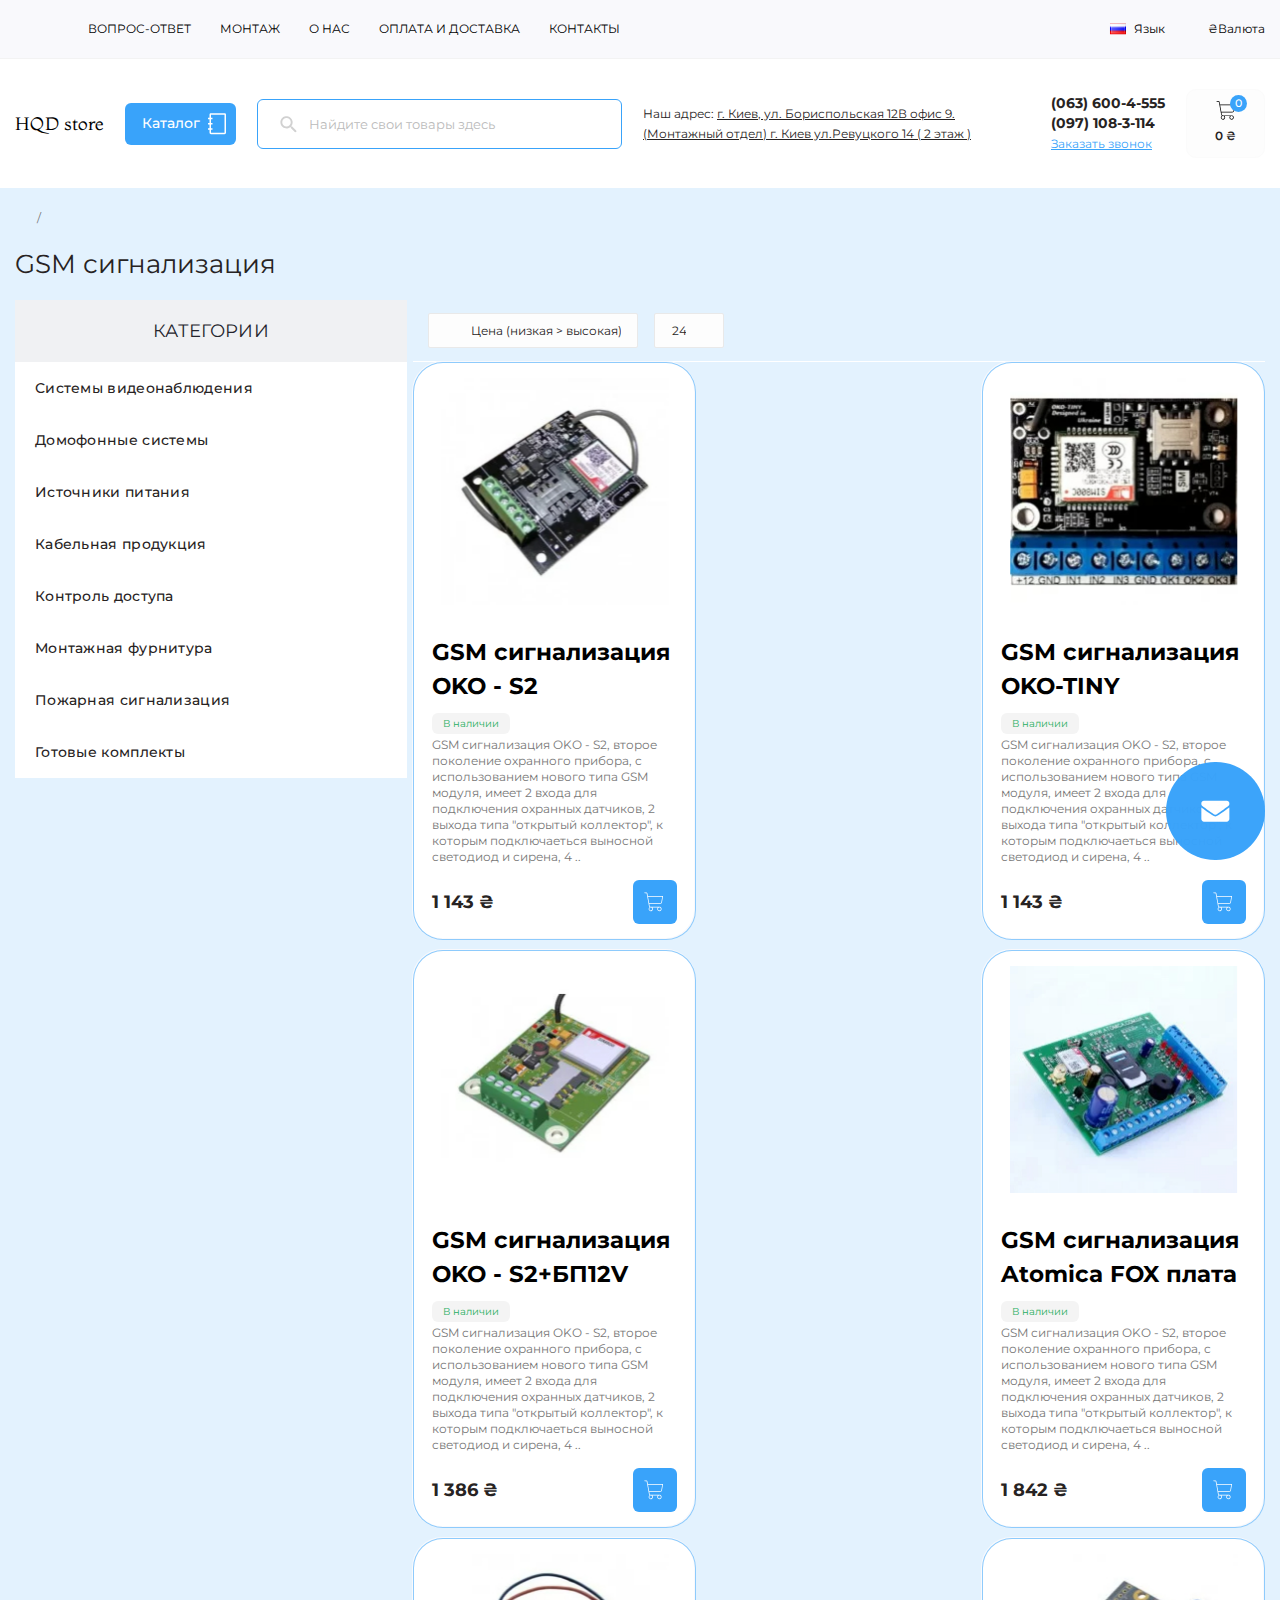
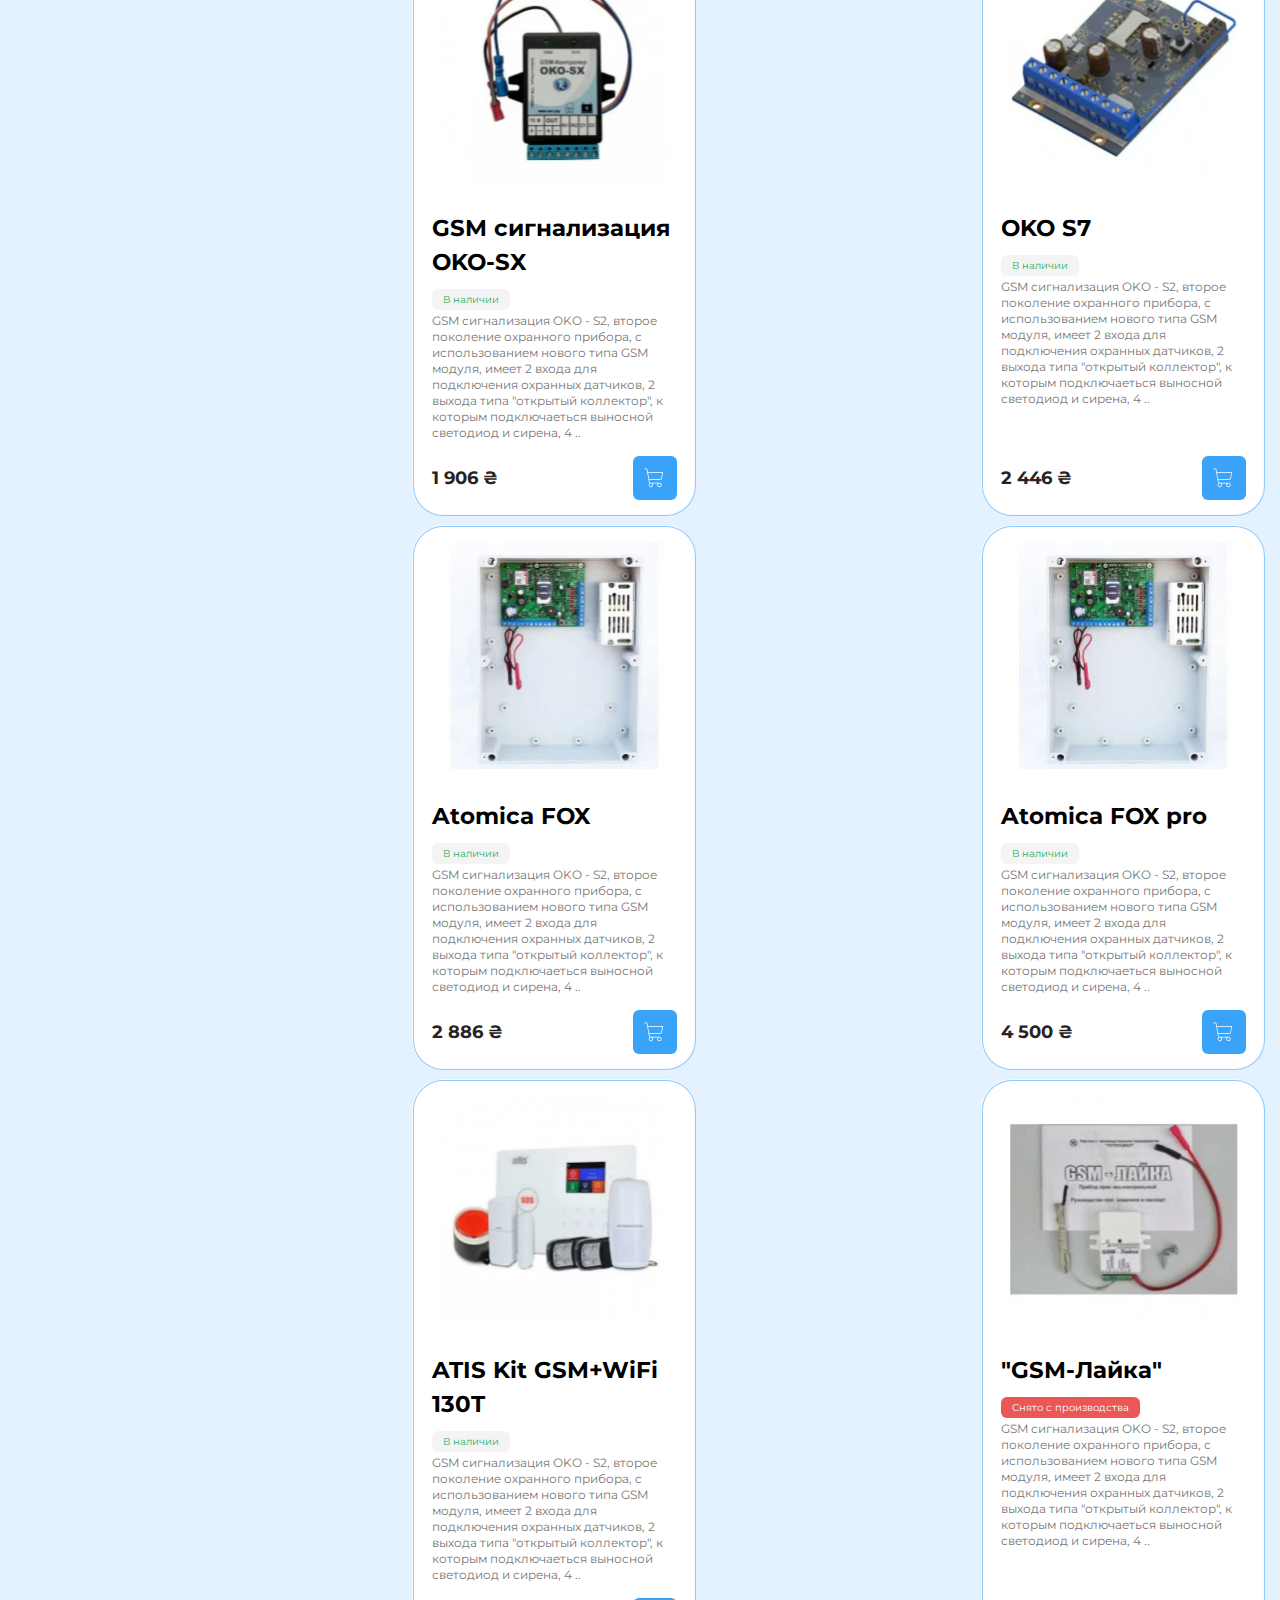
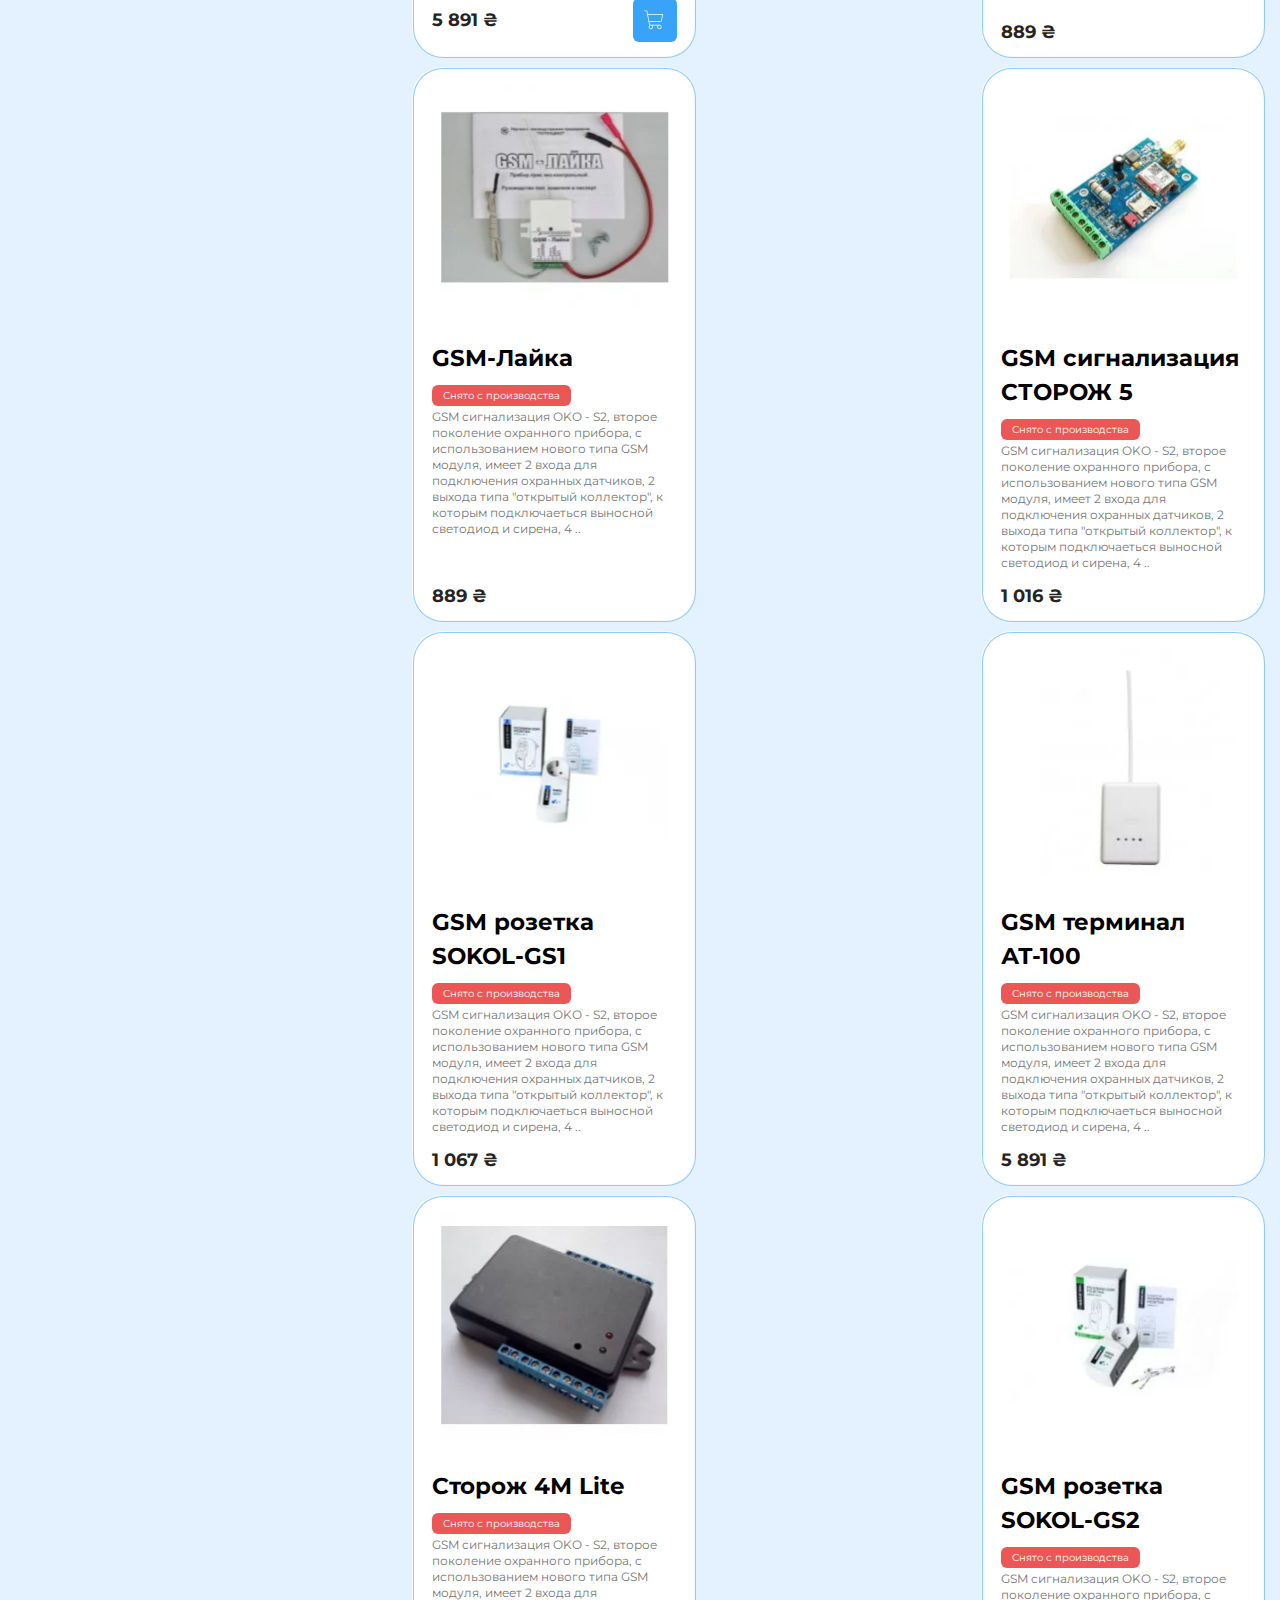
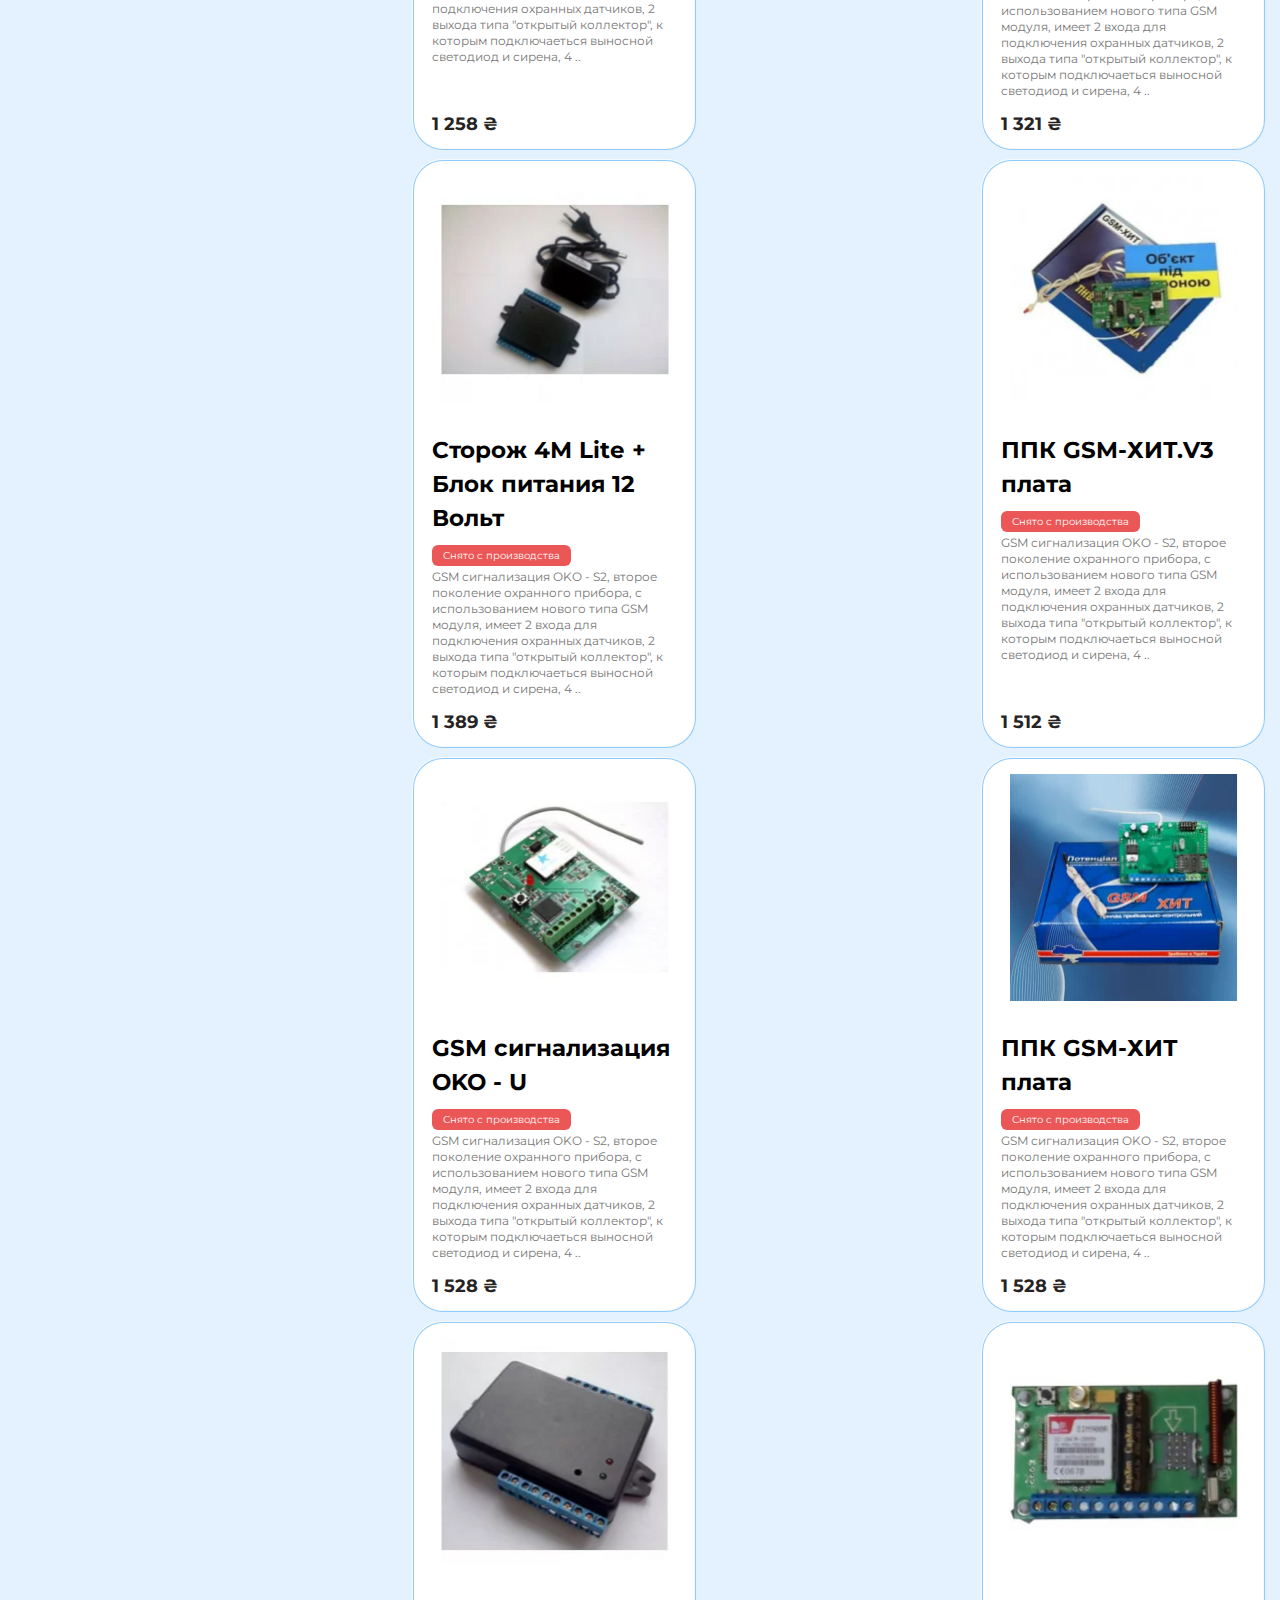
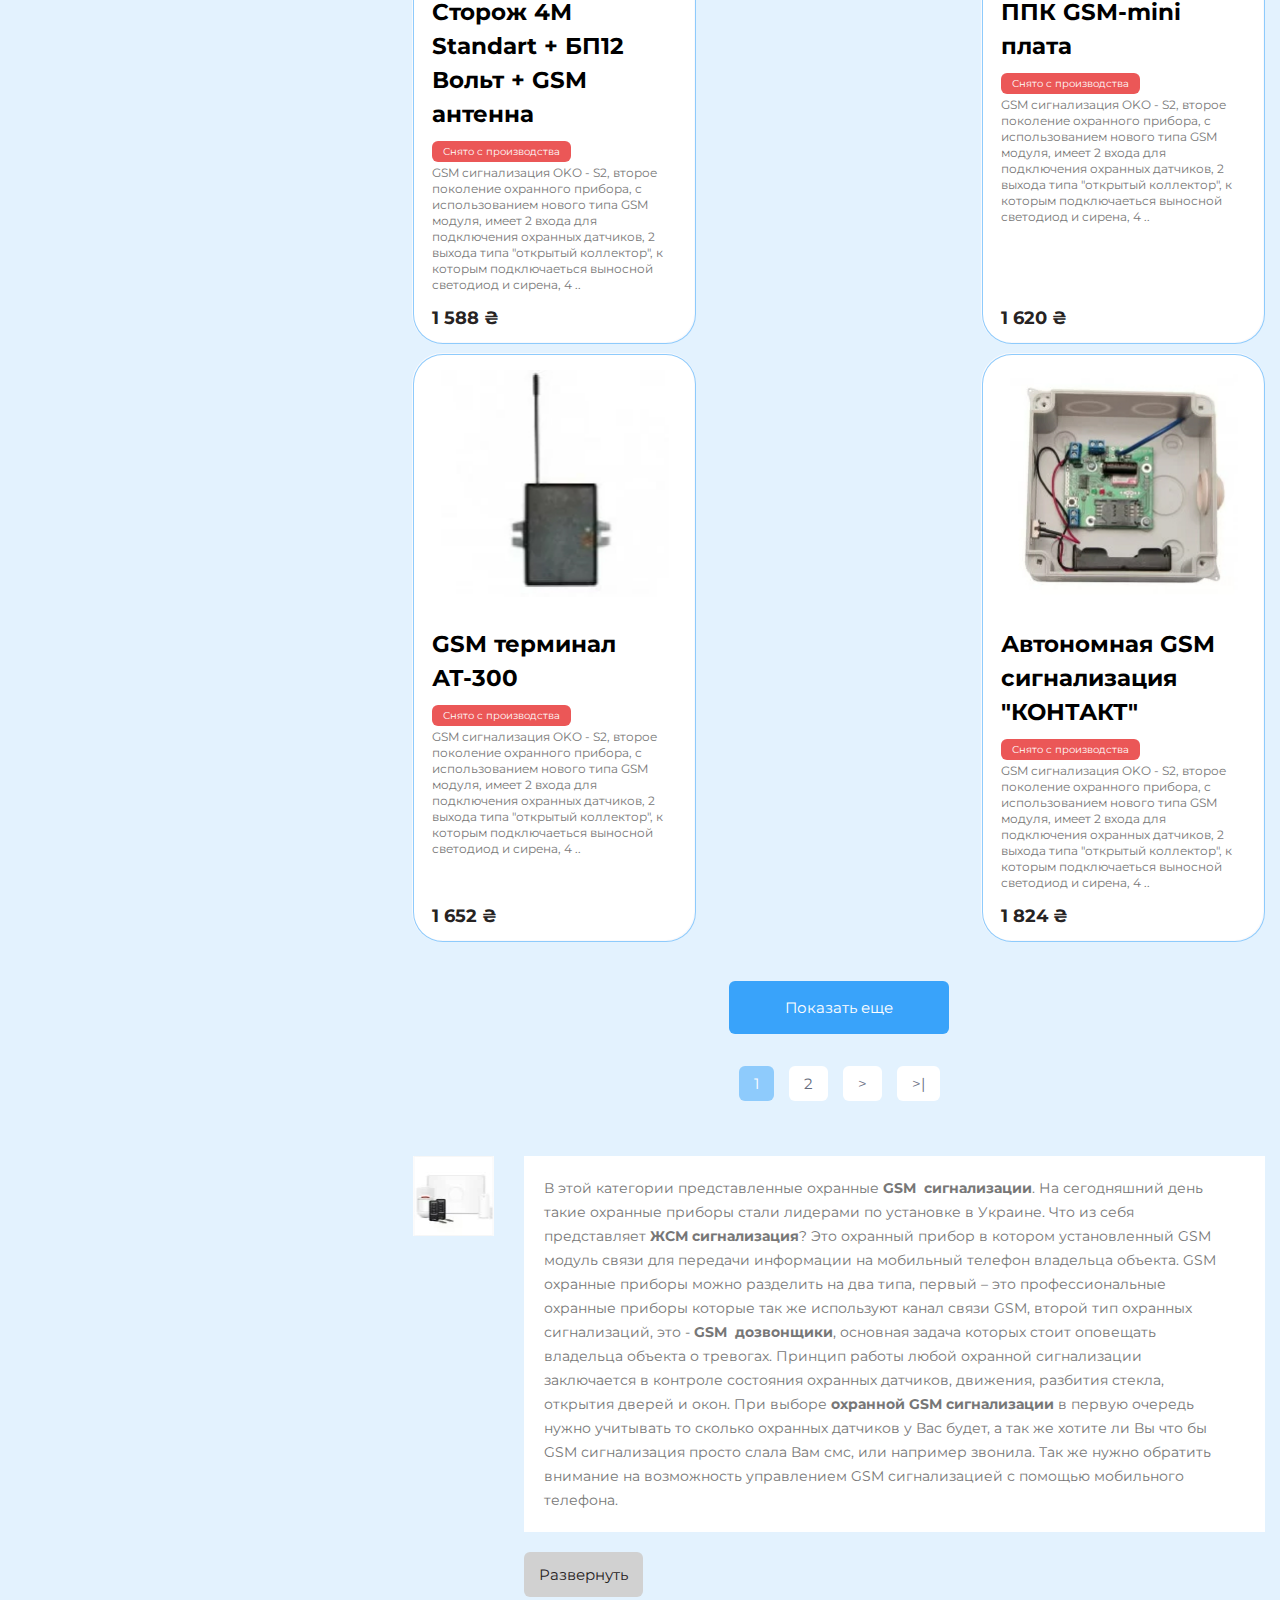
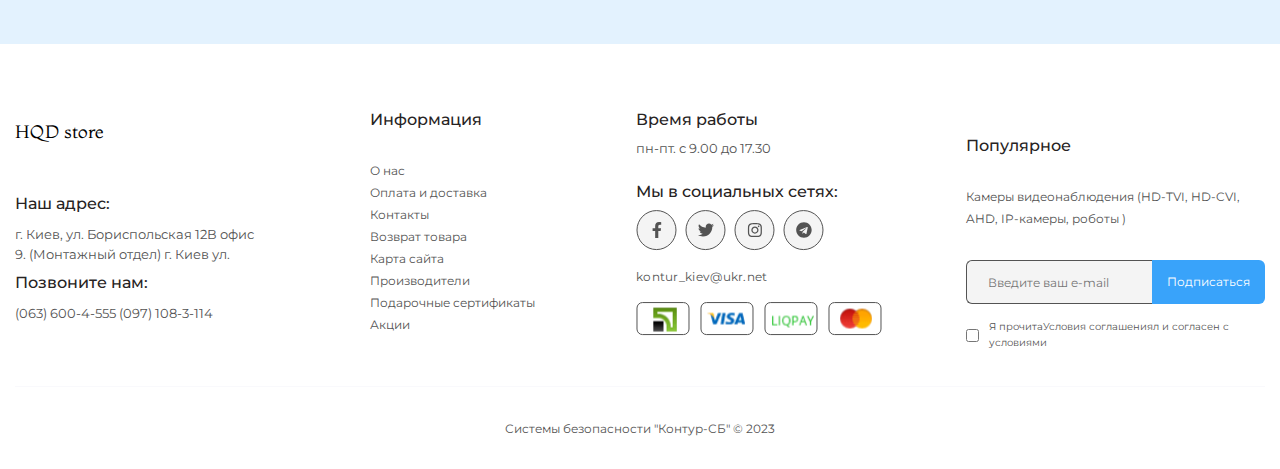
<file: catalog.html>
<!DOCTYPE html>
<html lang="en">

<head>
  <meta charset="UTF-8">
  <meta http-equiv="X-UA-Compatible" content="IE=edge">
  <meta name="viewport" content="width=device-width, initial-scale=1.0">
  <title>Document</title>
  <link rel="preconnect" href="https://fonts.googleapis.com">
  <link rel="preconnect" href="https://fonts.gstatic.com" crossorigin>
  <link
    href="https://fonts.googleapis.com/css2?family=Montaga&family=Montserrat:wght@400;500;600;700&family=Roboto&display=swap"
    rel="stylesheet">
  <link rel="stylesheet" href="css/style.min.css">
</head>

<body>
  <div class="wrapper">
    <header class="header">
      <div class="header__top-wrapper">
        <div class="container">
          <div class="header__top">
            <div class="header__top-left">
              <a class="header__top-link" href="#">
                Вопрос-ответ
              </a>
              <a class="header__top-link" href="#">
                Монтаж
              </a>
              <a class="header__top-link" href="#">
                О нас
              </a>
              <a class="header__top-link" href="#">
                Оплата и доставка
              </a>
              <a class="header__top-link" href="#">
                Контакты
              </a>
            </div>
            <div class="header__top-right">
              <button class="header__top-lang">
                <img src="images/rus.svg" alt="">
                <p>Язык</p>
              </button>
              <button class="header__top-currency">
                ₴Валюта
              </button>
            </div>
          </div>
        </div>
      </div>
      <div class="header__main-wrapper">
        <div class="container">
          <div class="header__main">
            <a class="logo" href="/">
              HQD store
            </a>
            <button class="header__main-catalog open-popup">
              <p>Каталог</p>
              <img src="images/catalog.svg" alt="">
            </button>
            <div class="header__main-input close-popup">
              <input type="text" placeholder="Найдите свои товары здесь">
            </div>
            <p class="header__main-text">
              Наш адрес: <a href="#">г. Киев, ул. Бориспольская 12В офис 9. (Монтажный отдел) г. Киев ул.Ревуцкого 14 (
                2 этаж )</a>
            </p>
            <div class="header__main-contact">
              <a href="tel:0636004555">(063) 600-4-555</a>
              <a href="tel:0971083114">(097) 108-3-114</a>
              <button>Заказать звонок</button>
            </div>
            <div class="header__main-rightside">
              <button class="header__main-bucket close-popup">
                <div class="header__main-box">
                  <img src="images/bucket.svg" alt="">
                  <div class="quantity">0</div>
                </div>
                <div class="bucket-price">
                  0 ₴
                </div>
              </button>
              <div class="cart">

              </div>
            </div>
          </div>
        </div>
      </div>
    </header>
    <main class="main">
      <section class="catalog">
        <div class="container">
          <div class="breadcrumbs">
            <div class="breadcrumbs-item">
              /
            </div>
          </div>
          <div class="catalog__title">
            GSM сигнализация
          </div>
          <div class="catalog__inner">
            <aside class="catalog__aside">
              <div class="catalog__aside-top">
                Категории
              </div>
              <div class="catalog__aside-bottom">
                <div class="catalog__aside-wrapper">
                  <a class="catalog__aside-button" href="#">
                    Системы видеонаблюдения
                  </a>
                </div>
                <div class="catalog__aside-wrapper">
                  <a class="catalog__aside-button" href="catalog-domofon.html">
                    Домофонные системы
                  </a>
                </div>
                <div class="catalog__aside-wrapper">
                  <a class="catalog__aside-button" href="#">
                    Источники питания
                  </a>
                </div>
                <div class="catalog__aside-wrapper">
                  <a class="catalog__aside-button" href="#">
                    Кабельная продукция
                  </a>
                </div>
                <div class="catalog__aside-wrapper">
                  <a class="catalog__aside-button" href="#">
                    Контроль доступа
                  </a>
                </div>
                <div class="catalog__aside-wrapper">
                  <a class="catalog__aside-button" href="#">
                    Монтажная фурнитура
                  </a>
                </div>
                <div class="catalog__aside-wrapper">
                  <a class="catalog__aside-button" href="#">
                    Пожарная сигнализация
                  </a>
                </div>
                <div class="catalog__aside-wrapper">
                  <a class="catalog__aside-button" href="#">
                    Готовые комплекты
                  </a>
                </div>
              </div>
            </aside>
            <div class="catalog__product">
              <div class="catalog__product-top">
                <select class="catalog__product-select-left">
                  <option>
                    Цена (низкая > высокая)
                  </option>
                  <option>
                    Цена (низкая > высокая)
                  </option>
                  <option>
                    Цена (низкая > высокая)
                  </option>
                  <option>
                    Цена (низкая > высокая)
                  </option>
                  <option>
                    Цена (низкая > высокая)
                  </option>
                </select>
                <select class="catalog__product-select-right">
                  <option>24</option>
                  <option>24</option>
                  <option>24</option>
                  <option>24</option>
                </select>
              </div>
              <div class="catalog__product-bottom">
                <a class="catalog__product-block" data-price="1143" href="product.html">
                  <div class="catalog__product-box">
                    <img src="images/catalog-1.jpg" alt="">
                    <h3>
                      GSM сигнализация OKO - S2
                    </h3>
                    <span class="catalog__product-instock">
                      В наличии
                    </span>
                    <div class="catalog__product-text">
                      GSM сигнализация OKO - S2, второе поколение охранного прибора, с использованием нового типа GSM
                      модуля, имеет 2 входа
                      для подключения охранных датчиков, 2 выхода типа "открытый коллектор", к которым подключаеться
                      выносной светодиод и
                      сирена, 4 ..
                    </div>
                  </div>
                  <div class="block__box">
                    <span>
                      1 143 ₴
                    </span>
                    <button class="addToCart">
                      <img src="images/cart.svg" alt="">
                    </button>
                  </div>
                </a>
                <a class="catalog__product-block" data-price="1143" href="product.html">
                  <div class="catalog__product-box">
                    <img src="images/catalog-2.jpg" alt="">
                    <h3>
                      GSM сигнализация OKO-TINY
                    </h3>
                    <span class="catalog__product-instock">
                      В наличии
                    </span>
                    <div class="catalog__product-text">
                      GSM сигнализация OKO - S2, второе поколение охранного прибора, с использованием нового типа GSM
                      модуля, имеет 2
                      входа
                      для подключения охранных датчиков, 2 выхода типа "открытый коллектор", к которым подключаеться
                      выносной светодиод и
                      сирена, 4 ..
                    </div>
                  </div>
                  <div class="block__box">
                    <span>
                      1 143 ₴
                    </span>
                    <button class="addToCart">
                      <img src="images/cart.svg" alt="">
                    </button>
                  </div>
                </a>
                <a class="catalog__product-block" data-price="1386" href="product.html">
                  <div class="catalog__product-box">
                    <img src="images/catalog-3.jpg" alt="">
                    <h3>
                      GSM сигнализация OKO - S2+БП12V
                    </h3>
                    <span class="catalog__product-instock">
                      В наличии
                    </span>
                    <div class="catalog__product-text">
                      GSM сигнализация OKO - S2, второе поколение охранного прибора, с использованием нового типа GSM
                      модуля, имеет 2
                      входа
                      для подключения охранных датчиков, 2 выхода типа "открытый коллектор", к которым подключаеться
                      выносной светодиод и
                      сирена, 4 ..
                    </div>
                  </div>
                  <div class="block__box">
                    <span>
                      1 386 ₴
                    </span>
                    <button class="addToCart">
                      <img src="images/cart.svg" alt="">
                    </button>
                  </div>
                </a>
                <a class="catalog__product-block" data-price="1842" href="product.html">
                  <div class="catalog__product-box">
                    <img src="images/catalog-4.jpg" alt="">
                    <h3>
                      GSM сигнализация Atomica FOX плата
                    </h3>
                    <span class="catalog__product-instock">
                      В наличии
                    </span>
                    <div class="catalog__product-text">
                      GSM сигнализация OKO - S2, второе поколение охранного прибора, с использованием нового типа GSM
                      модуля, имеет 2
                      входа
                      для подключения охранных датчиков, 2 выхода типа "открытый коллектор", к которым подключаеться
                      выносной светодиод и
                      сирена, 4 ..
                    </div>
                  </div>
                  <div class="block__box">
                    <span>
                      1 842 ₴
                    </span>
                    <button class="addToCart">
                      <img src="images/cart.svg" alt="">
                    </button>
                  </div>
                </a>
                <a class="catalog__product-block" data-price="1906" href="product.html">
                  <div class="catalog__product-box">
                    <img src="images/catalog-5.jpg" alt="">
                    <h3>
                      GSM сигнализация OKO-SX
                    </h3>
                    <span class="catalog__product-instock">
                      В наличии
                    </span>
                    <div class="catalog__product-text">
                      GSM сигнализация OKO - S2, второе поколение охранного прибора, с использованием нового типа GSM
                      модуля, имеет 2
                      входа
                      для подключения охранных датчиков, 2 выхода типа "открытый коллектор", к которым подключаеться
                      выносной светодиод
                      и
                      сирена, 4 ..
                    </div>
                  </div>
                  <div class="block__box">
                    <span>
                      1 906 ₴
                    </span>
                    <button class="addToCart">
                      <img src="images/cart.svg" alt="">
                    </button>
                  </div>
                </a>
                <a class="catalog__product-block" data-price="2446" href="product.html">
                  <div class="catalog__product-box">
                    <img src="images/catalog-6.jpg" alt="">
                    <h3>
                      OKO S7
                    </h3>
                    <span class="catalog__product-instock">
                      В наличии
                    </span>
                    <div class="catalog__product-text">
                      GSM сигнализация OKO - S2, второе поколение охранного прибора, с использованием нового типа GSM
                      модуля, имеет 2
                      входа
                      для подключения охранных датчиков, 2 выхода типа "открытый коллектор", к которым подключаеться
                      выносной светодиод
                      и
                      сирена, 4 ..
                    </div>
                  </div>
                  <div class="block__box">
                    <span>
                      2 446 ₴
                    </span>
                    <button class="addToCart">
                      <img src="images/cart.svg" alt="">
                    </button>
                  </div>
                </a>
                <a class="catalog__product-block" data-price="2886" href="product.html">
                  <div class="catalog__product-box">
                    <img src="images/catalog-7.jpg" alt="">
                    <h3>
                      Atomica FOX
                    </h3>
                    <span class="catalog__product-instock">
                      В наличии
                    </span>
                    <div class="catalog__product-text">
                      GSM сигнализация OKO - S2, второе поколение охранного прибора, с использованием нового типа GSM
                      модуля, имеет 2
                      входа
                      для подключения охранных датчиков, 2 выхода типа "открытый коллектор", к которым подключаеться
                      выносной светодиод
                      и
                      сирена, 4 ..
                    </div>
                  </div>
                  <div class="block__box">
                    <span>
                      2 886 ₴
                    </span>
                    <button class="addToCart">
                      <img src="images/cart.svg" alt="">
                    </button>
                  </div>
                </a>
                <a class="catalog__product-block" data-price="4500" href="product.html">
                  <div class="catalog__product-box">
                    <img src="images/catalog-8.jpg" alt="">
                    <h3>
                      Atomica FOX pro
                    </h3>
                    <span class="catalog__product-instock">
                      В наличии
                    </span>
                    <div class="catalog__product-text">
                      GSM сигнализация OKO - S2, второе поколение охранного прибора, с использованием нового типа GSM
                      модуля, имеет 2
                      входа
                      для подключения охранных датчиков, 2 выхода типа "открытый коллектор", к которым подключаеться
                      выносной светодиод
                      и
                      сирена, 4 ..
                    </div>
                  </div>
                  <div class="block__box">
                    <span>
                      4 500 ₴
                    </span>
                    <button class="addToCart">
                      <img src="images/cart.svg" alt="">
                    </button>
                  </div>
                </a>
                <a class="catalog__product-block" data-price="5891" href="product.html">
                  <div class="catalog__product-box">
                    <img src="images/catalog-9.jpg" alt="">
                    <h3>
                      ATIS Kit GSM+WiFi 130T
                    </h3>
                    <span class="catalog__product-instock">
                      В наличии
                    </span>
                    <div class="catalog__product-text">
                      GSM сигнализация OKO - S2, второе поколение охранного прибора, с использованием нового типа GSM
                      модуля, имеет 2
                      входа
                      для подключения охранных датчиков, 2 выхода типа "открытый коллектор", к которым подключаеться
                      выносной светодиод
                      и
                      сирена, 4 ..
                    </div>
                  </div>
                  <div class="block__box">
                    <span>
                      5 891 ₴
                    </span>
                    <button class="addToCart">
                      <img src="images/cart.svg" alt="">
                    </button>
                  </div>
                </a>
                <a class="catalog__product-block" data-price="889" href="product.html">
                  <div class="catalog__product-box">
                    <img src="images/catalog-10.jpg" alt="">
                    <h3>
                      "GSM-Лайка"
                    </h3>
                    <span class="catalog__product-outofstock">
                      Снято с производства
                    </span>
                    <div class="catalog__product-text">
                      GSM сигнализация OKO - S2, второе поколение охранного прибора, с использованием нового типа GSM
                      модуля, имеет 2
                      входа
                      для подключения охранных датчиков, 2 выхода типа "открытый коллектор", к которым подключаеться
                      выносной светодиод
                      и
                      сирена, 4 ..
                    </div>
                  </div>
                  <div class="block__box">
                    <span>
                      889 ₴
                    </span>
                  </div>
                </a>
                <a class="catalog__product-block" data-price="889" href="product.html">
                  <div class="catalog__product-box">
                    <img src="images/catalog-11.jpg" alt="">
                    <h3>
                      GSM-Лайка
                    </h3>
                    <span class="catalog__product-outofstock">
                      Снято с производства
                    </span>
                    <div class="catalog__product-text">
                      GSM сигнализация OKO - S2, второе поколение охранного прибора, с использованием нового типа GSM
                      модуля, имеет 2
                      входа
                      для подключения охранных датчиков, 2 выхода типа "открытый коллектор", к которым подключаеться
                      выносной светодиод
                      и
                      сирена, 4 ..
                    </div>
                  </div>
                  <div class="block__box">
                    <span>
                      889 ₴
                    </span>
                  </div>
                </a>
                <a class="catalog__product-block" data-price="1016" href="product.html">
                  <div class="catalog__product-box">
                    <img src="images/catalog-12.jpg" alt="">
                    <h3>
                      GSM сигнализация СТОРОЖ 5
                    </h3>
                    <span class="catalog__product-outofstock">
                      Снято с производства
                    </span>
                    <div class="catalog__product-text">
                      GSM сигнализация OKO - S2, второе поколение охранного прибора, с использованием нового типа GSM
                      модуля, имеет 2
                      входа
                      для подключения охранных датчиков, 2 выхода типа "открытый коллектор", к которым подключаеться
                      выносной светодиод
                      и
                      сирена, 4 ..
                    </div>
                  </div>
                  <div class="block__box">
                    <span>
                      1 016 ₴
                    </span>
                  </div>
                </a>
                <a class="catalog__product-block" data-price="1067" href="product.html">
                  <div class="catalog__product-box">
                    <img src="images/catalog-13.jpg" alt="">
                    <h3>
                      GSM розетка SOKOL-GS1
                    </h3>
                    <span class="catalog__product-outofstock">
                      Снято с производства
                    </span>
                    <div class="catalog__product-text">
                      GSM сигнализация OKO - S2, второе поколение охранного прибора, с использованием нового типа GSM
                      модуля, имеет 2
                      входа
                      для подключения охранных датчиков, 2 выхода типа "открытый коллектор", к которым подключаеться
                      выносной светодиод
                      и
                      сирена, 4 ..
                    </div>
                  </div>
                  <div class="block__box">
                    <span>
                      1 067 ₴
                    </span>
                  </div>
                </a>
                <a class="catalog__product-block" data-price="5891" href="product.html">
                  <div class="catalog__product-box">
                    <img src="images/catalog-14.jpg" alt="">
                    <h3>
                      GSM терминал АТ-100
                    </h3>
                    <span class="catalog__product-outofstock">
                      Снято с производства
                    </span>
                    <div class="catalog__product-text">
                      GSM сигнализация OKO - S2, второе поколение охранного прибора, с использованием нового типа GSM
                      модуля, имеет 2
                      входа
                      для подключения охранных датчиков, 2 выхода типа "открытый коллектор", к которым подключаеться
                      выносной светодиод
                      и
                      сирена, 4 ..
                    </div>
                  </div>
                  <div class="block__box">
                    <span>
                      5 891 ₴
                    </span>
                  </div>
                </a>
                <a class="catalog__product-block" data-price="1258" href="product.html">
                  <div class="catalog__product-box">
                    <img src="images/catalog-15.jpg" alt="">
                    <h3>
                      Сторож 4М Lite
                    </h3>
                    <span class="catalog__product-outofstock">
                      Снято с производства
                    </span>
                    <div class="catalog__product-text">
                      GSM сигнализация OKO - S2, второе поколение охранного прибора, с использованием нового типа GSM
                      модуля, имеет 2
                      входа
                      для подключения охранных датчиков, 2 выхода типа "открытый коллектор", к которым подключаеться
                      выносной светодиод
                      и
                      сирена, 4 ..
                    </div>
                  </div>
                  <div class="block__box">
                    <span>
                      1 258 ₴
                    </span>
                  </div>
                </a>
                <a class="catalog__product-block" data-price="1321" href="product.html">
                  <div class="catalog__product-box">
                    <img src="images/catalog-16.jpg" alt="">
                    <h3>
                      GSM розетка SOKOL-GS2
                    </h3>
                    <span class="catalog__product-outofstock">
                      Снято с производства
                    </span>
                    <div class="catalog__product-text">
                      GSM сигнализация OKO - S2, второе поколение охранного прибора, с использованием нового типа GSM
                      модуля, имеет 2
                      входа
                      для подключения охранных датчиков, 2 выхода типа "открытый коллектор", к которым подключаеться
                      выносной светодиод
                      и
                      сирена, 4 ..
                    </div>
                  </div>
                  <div class="block__box">
                    <span>
                      1 321 ₴
                    </span>
                  </div>
                </a>
                <a class="catalog__product-block" data-price="1389" href="product.html">
                  <div class="catalog__product-box">
                    <img src="images/catalog-17.jpg" alt="">
                    <h3>
                      Сторож 4М Lite + Блок питания 12 Вольт
                    </h3>
                    <span class="catalog__product-outofstock">
                      Снято с производства
                    </span>
                    <div class="catalog__product-text">
                      GSM сигнализация OKO - S2, второе поколение охранного прибора, с использованием нового типа GSM
                      модуля, имеет 2
                      входа
                      для подключения охранных датчиков, 2 выхода типа "открытый коллектор", к которым подключаеться
                      выносной светодиод
                      и
                      сирена, 4 ..
                    </div>
                  </div>
                  <div class="block__box">
                    <span>
                      1 389 ₴
                    </span>
                  </div>
                </a>
                <a class="catalog__product-block" data-price="1512" href="product.html">
                  <div class="catalog__product-box">
                    <img src="images/catalog-18.jpg" alt="">
                    <h3>
                      ППК GSM-ХИТ.V3 плата
                    </h3>
                    <span class="catalog__product-outofstock">
                      Снято с производства
                    </span>
                    <div class="catalog__product-text">
                      GSM сигнализация OKO - S2, второе поколение охранного прибора, с использованием нового типа GSM
                      модуля, имеет 2
                      входа
                      для подключения охранных датчиков, 2 выхода типа "открытый коллектор", к которым подключаеться
                      выносной светодиод
                      и
                      сирена, 4 ..
                    </div>
                  </div>
                  <div class="block__box">
                    <span>
                      1 512 ₴
                    </span>
                  </div>
                </a>
                <a class="catalog__product-block" data-price="1528" href="product.html">
                  <div class="catalog__product-box">
                    <img src="images/catalog-19.jpg" alt="">
                    <h3>
                      GSM сигнализация OKO - U
                    </h3>
                    <span class="catalog__product-outofstock">
                      Снято с производства
                    </span>
                    <div class="catalog__product-text">
                      GSM сигнализация OKO - S2, второе поколение охранного прибора, с использованием нового типа GSM
                      модуля, имеет 2
                      входа
                      для подключения охранных датчиков, 2 выхода типа "открытый коллектор", к которым подключаеться
                      выносной светодиод
                      и
                      сирена, 4 ..
                    </div>
                  </div>
                  <div class="block__box">
                    <span>
                      1 528 ₴
                    </span>
                  </div>
                </a>
                <a class="catalog__product-block" data-price="1528" href="product.html">
                  <div class="catalog__product-box">
                    <img src="images/catalog-20.jpg" alt="">
                    <h3>
                      ППК GSM-ХИТ плата
                    </h3>
                    <span class="catalog__product-outofstock">
                      Снято с производства
                    </span>
                    <div class="catalog__product-text">
                      GSM сигнализация OKO - S2, второе поколение охранного прибора, с использованием нового типа GSM
                      модуля, имеет 2
                      входа
                      для подключения охранных датчиков, 2 выхода типа "открытый коллектор", к которым подключаеться
                      выносной светодиод
                      и
                      сирена, 4 ..
                    </div>
                  </div>
                  <div class="block__box">
                    <span>
                      1 528 ₴
                    </span>
                  </div>
                </a>
                <a class="catalog__product-block" data-price="1588" href="product.html">
                  <div class="catalog__product-box">
                    <img src="images/catalog-21.jpg" alt="">
                    <h3>
                      Сторож 4М Standart + БП12 Вольт + GSM антенна
                    </h3>
                    <span class="catalog__product-outofstock">
                      Снято с производства
                    </span>
                    <div class="catalog__product-text">
                      GSM сигнализация OKO - S2, второе поколение охранного прибора, с использованием нового типа GSM
                      модуля, имеет 2
                      входа
                      для подключения охранных датчиков, 2 выхода типа "открытый коллектор", к которым подключаеться
                      выносной светодиод
                      и
                      сирена, 4 ..
                    </div>
                  </div>
                  <div class="block__box">
                    <span>
                      1 588 ₴
                    </span>
                  </div>
                </a>
                <a class="catalog__product-block" data-price="1620" href="product.html">
                  <div class="catalog__product-box">
                    <img src="images/catalog-22.jpg" alt="">
                    <h3>
                      ППК GSM-mini плата
                    </h3>
                    <span class="catalog__product-outofstock">
                      Снято с производства
                    </span>
                    <div class="catalog__product-text">
                      GSM сигнализация OKO - S2, второе поколение охранного прибора, с использованием нового типа GSM
                      модуля, имеет 2
                      входа
                      для подключения охранных датчиков, 2 выхода типа "открытый коллектор", к которым подключаеться
                      выносной светодиод
                      и
                      сирена, 4 ..
                    </div>
                  </div>
                  <div class="block__box">
                    <span>
                      1 620 ₴
                    </span>
                  </div>
                </a>
                <a class="catalog__product-block" data-price="1652" href="product.html">
                  <div class="catalog__product-box">
                    <img src="images/catalog-23.jpg" alt="">
                    <h3>
                      GSM терминал АТ-300
                    </h3>
                    <span class="catalog__product-outofstock">
                      Снято с производства
                    </span>
                    <div class="catalog__product-text">
                      GSM сигнализация OKO - S2, второе поколение охранного прибора, с использованием нового типа GSM
                      модуля, имеет 2
                      входа
                      для подключения охранных датчиков, 2 выхода типа "открытый коллектор", к которым подключаеться
                      выносной светодиод
                      и
                      сирена, 4 ..
                    </div>
                  </div>
                  <div class="block__box">
                    <span>
                      1 652 ₴
                    </span>
                  </div>
                </a>
                <a class="catalog__product-block" data-price="1824" href="product.html">
                  <div class="catalog__product-box">
                    <img src="images/catalog-24.jpg" alt="">
                    <h3>
                      Автономная GSM сигнализация "КОНТАКТ"
                    </h3>
                    <span class="catalog__product-outofstock">
                      Снято с производства
                    </span>
                    <div class="catalog__product-text">
                      GSM сигнализация OKO - S2, второе поколение охранного прибора, с использованием нового типа GSM
                      модуля, имеет 2
                      входа
                      для подключения охранных датчиков, 2 выхода типа "открытый коллектор", к которым подключаеться
                      выносной светодиод
                      и
                      сирена, 4 ..
                    </div>
                  </div>
                  <div class="block__box">
                    <span>
                      1 824 ₴
                    </span>
                  </div>
                </a>
              </div>
              <button class="catalog__product-more">
                Показать еще
              </button>
              <ul class="catalog__product-pagination">
                <li class="catalog__product-pagination-item">
                  <div class="catalog__product-pagination-link catalog__product-pagination-link--active">
                    1
                  </div>
                </li>
                <li class="catalog__product-pagination-item">
                  <a class="catalog__product-pagination-link" href="#">
                    2
                  </a>
                </li>
                <li class="catalog__product-pagination-item">
                  <a class="catalog__product-pagination-link" href="#">
                    >
                  </a>
                </li>
                <li class="catalog__product-pagination-item">
                  <a class="catalog__product-pagination-link" href="#">
                    >|
                  </a>
                </li>
              </ul>
              <div class="catalog__product-filtinfo">
                <img src="images/filt.jpg" alt="">
                <div class="catalog__product-rightside">
                  <p>
                    В этой категории представленные охранные <span>GSM  сигнализации</span>. На сегодняшний день такие
                    охранные приборы
                    стали лидерами по установке в Украине. Что из себя представляет <span>ЖСМ сигнализация</span>? Это
                    охранный прибор в
                    котором установленный GSM  модуль связи для передачи информации на мобильный телефон владельца
                    объекта. GSM охранные
                    приборы можно разделить на два типа, первый – это профессиональные охранные приборы которые так же
                    используют канал
                    связи GSM, второй тип охранных сигнализаций, это - <span>GSM  дозвонщики</span>, основная задача
                    которых стоит
                    оповещать владельца объекта о тревогах. Принцип работы любой охранной сигнализации заключается в
                    контроле состояния
                    охранных датчиков, движения, разбития стекла, открытия дверей и окон. При выборе <span>охранной GSM
                      сигнализации</span> в первую очередь нужно учитывать то сколько охранных датчиков у Вас будет, а
                    так же хотите ли Вы
                    что бы GSM сигнализация просто слала Вам смс, или например звонила. Так же нужно обратить внимание
                    на возможность
                    управлением GSM сигнализацией с помощью мобильного телефона.
                  </p>
                  <button class="catalog__product-filtbtn">
                    Развернуть
                  </button>
                </div>
              </div>
            </div>
          </div>
        </div>
      </section>
    </main>
    <footer class="footer">
      <div class="container">
        <div class="footer__main">
          <div class="footer__leftside">
            <a class="logo footer__logo" href="/">
              HQD store
            </a>
            <div class="footer__leftside-text">
              <h6 class="footer__title footer__leftside-title">
                Наш адрес:
              </h6>
              <p class="footer__leftside-mb">
                г. Киев, ул. Бориспольская 12В офис 9. (Монтажный отдел) г. Киев ул.
              </p>
            </div>
            <div class="footer__leftside-text">
              <h6 class="footer__title footer__leftside-title">
                Позвоните нам:
              </h6>
              <p>
                <a href="tel:0636004555">(063) 600-4-555</a>
                <a href="tel:0971083114">(097) 108-3-114</a>
              </p>
            </div>
          </div>
          <div class="footer__info">
            <h6 class="footer__title footer__info-title">
              Информация
            </h6>
            <div class="footer__info-wrapper">
              <a href="#">
                О нас
              </a>
              <a href="#">
                Оплата и доставка
              </a>
              <a href="#">
                Контакты
              </a>
              <a href="#">
                Возврат товара
              </a>
              <a href="#">
                Карта сайта
              </a>
              <a href="#">
                Производители
              </a>
              <a href="#">
                Подарочные сертификаты
              </a>
              <a href="#">
                Акции
              </a>
            </div>
          </div>
          <div class="footer__contact">
            <h6 class="footer__title footer__contact-title">
              Время работы
            </h6>
            <div class="footer__contact-text">
              пн-пт. с 9.00 до 17.30
            </div>
            <h6 class="footer__title footer__contact-title">
              Мы в социальных сетях:
            </h6>
            <ul class="footer__social">
              <li class="footer__social-item">
                <a href="#">
                  <img src="images/social-1.svg" alt="">
                </a>
              </li>
              <li class="footer__social-item">
                <a href="#">
                  <img src="images/social-2.svg" alt="">
                </a>
              </li>
              <li class="footer__social-item">
                <a href="#">
                  <img src="images/social-3.svg" alt="">
                </a>
              </li>
              <li class="footer__social-item">
                <a href="#">
                  <img src="images/social-4.svg" alt="">
                </a>
              </li>
            </ul>
            <div class="footer__email">
              kontur_kiev@ukr.net
            </div>
            <div class="footer__support">
              <img src="images/pay-1.svg" alt="">
              <img src="images/pay-2.svg" alt="">
              <img src="images/pay-3.svg" alt="">
              <img src="images/pay-4.svg" alt="">
            </div>
          </div>
          <div class="footer__rightside">
            <h6 class="footer__title footer__rightside-title">
              Популярное
            </h6>
            <div class="footer__rightside-text">
              Камеры видеонаблюдения (HD-TVI, HD-CVI, AHD, IP-камеры, роботы )
            </div>
            <div class="footer__rightside-buttons">
              <input type="text" placeholder="Введите ваш e-mail">
              <button>Подписаться</button>
            </div>
            <label class="footer__rightside-read">
              <input type="checkbox">
              <p>Я прочитаУсловия соглашениял и согласен с условиями</p>
            </label>
          </div>
        </div>
      </div>
      <div class="footer__bottom">
        <div class="container">
          <div class="footer__bottom-text">
            Системы безопасности "Контур-СБ" © 2023
          </div>
        </div>
      </div>
    </footer>
    <div class="popup__bg">
      <div class="popup">
        <div class="tab-container">
          <div class="tab-wrapper tab-first">
            <div class="tab tab-css" data-tab="tab1">
              <p>Системы видеонаблюдения</p>
              <svg width="6" height="9" viewBox="0 0 6 9" fill="none" xmlns="http://www.w3.org/2000/svg">
                <path d="M1 0.5L5 4.5L1 8.5" stroke="#939393" />
              </svg>
            </div>
            <div class="tab tab-css" data-tab="tab2">
              <p>Охоронная сигнализация</p>
              <svg width="6" height="9" viewBox="0 0 6 9" fill="none" xmlns="http://www.w3.org/2000/svg">
                <path d="M1 0.5L5 4.5L1 8.5" stroke="#939393" />
              </svg>
            </div>
            <div class="tab tab-css" data-tab="tab3">
              <p>Домофонные системы</p>
              <svg width="6" height="9" viewBox="0 0 6 9" fill="none" xmlns="http://www.w3.org/2000/svg">
                <path d="M1 0.5L5 4.5L1 8.5" stroke="#939393" />
              </svg>
            </div>
            <div class="tab tab-css" data-tab="tab4">
              <p>Источники питания</p>
              <svg width="6" height="9" viewBox="0 0 6 9" fill="none" xmlns="http://www.w3.org/2000/svg">
                <path d="M1 0.5L5 4.5L1 8.5" stroke="#939393" />
              </svg>
            </div>
            <div class="tab tab-css" data-tab="tab5">
              <p>Кабельная продукция</p>
              <svg width="6" height="9" viewBox="0 0 6 9" fill="none" xmlns="http://www.w3.org/2000/svg">
                <path d="M1 0.5L5 4.5L1 8.5" stroke="#939393" />
              </svg>
            </div>
            <div class="tab tab-css" data-tab="tab6">
              <p>Контроль доступа</p>
              <svg width="6" height="9" viewBox="0 0 6 9" fill="none" xmlns="http://www.w3.org/2000/svg">
                <path d="M1 0.5L5 4.5L1 8.5" stroke="#939393" />
              </svg>
            </div>
            <div class="tab tab-css" data-tab="tab7">
              <p>Монтажная фурнитура</p>
              <svg width="6" height="9" viewBox="0 0 6 9" fill="none" xmlns="http://www.w3.org/2000/svg">
                <path d="M1 0.5L5 4.5L1 8.5" stroke="#939393" />
              </svg>
            </div>
            <div class="tab tab-css" data-tab="tab8">
              <p>Пожарная сигнализация</p>
              <svg width="6" height="9" viewBox="0 0 6 9" fill="none" xmlns="http://www.w3.org/2000/svg">
                <path d="M1 0.5L5 4.5L1 8.5" stroke="#939393" />
              </svg>
            </div>
            <div class="tab tab-css" data-tab="tab9">
              <p>Готовые комплекты</p>
              <svg width="6" height="9" viewBox="0 0 6 9" fill="none" xmlns="http://www.w3.org/2000/svg">
                <path d="M1 0.5L5 4.5L1 8.5" stroke="#939393" />
              </svg>
            </div>
          </div>
          <div class="tab-wrapper tab-second">
            <div class="content" data-tab="tab1">
              <div class="tab-css">
                <ul>
                  <li>
                    <p>Камеры видеонаблюдения (HD-TVI, HD-CVI, AHD, IP-камеры, роботы )</p>
                  </li>
                </ul>
              </div>
              <div class="tab-css tab" data-tab="tab10">
                <p>Видеорегестраторы</p>
                <svg width="6" height="9" viewBox="0 0 6 9" fill="none" xmlns="http://www.w3.org/2000/svg">
                  <path d="M1 0.5L5 4.5L1 8.5" stroke="#939393" />
                </svg>
              </div>
              <div class="tab-css">
                <p>Poe коммутаторі</p>
              </div>
              <div class="tab-css">
                <p>Передача видео</p>
              </div>
              <div class="tab-css">
                <p>Аксессуарі для видеонаблюдения</p>
              </div>
              <div class="tab-css">
                <p>Готовіе комплекті</p>
              </div>
              <div class="tab-css">
                <p>Муляжи видеокамер</p>
              </div>
            </div>
            <div class="content" data-tab="tab2">
              <p>2</p>
            </div>
            <div class="content" data-tab="tab3">
              <p>3</p>
            </div>
            <div class="content" data-tab="tab4">
              <p>4</p>
            </div>
            <div class="content" data-tab="tab5">
              <p>5</p>
            </div>
            <div class="content" data-tab="tab6">
              <p>6</p>
            </div>
            <div class="content" data-tab="tab7">
              <p>7</p>
            </div>
            <div class="content" data-tab="tab8">
              <p>8</p>
            </div>
            <div class="content" data-tab="tab9">
              <p>9</p>
            </div>
          </div>
          <div class="tab-wrapper tab-third">
            <div class="content" data-tab="tab10">
              <div class="tab-css">
                <p>last</p>
              </div>
            </div>
          </div>
        </div>
      </div>
    </div>
    <div class="consultation">
      <img src="images/email.svg" alt="">
    </div>
    <div class="order__bg">
      <form class="order">
        <div class="order__title">
          Заказ товара
        </div>
        <label>
          <div class="order__text">
            Имя
          </div>
          <input class="order__mb" type="text">
        </label>
        <label>
          <div class="order__text">
            Фамилия
          </div>
          <input class="order__mb" type="text">
        </label>
        <label>
          <div class="order__text">
            Номер телефона
          </div>
          <input class="order__mb" type="text">
        </label>
        <label class="custom-select-wrapper">
          <div class="order__text">
            Способ доставки
          </div>
          <div class="custom-select order__mb">
            <div class="select-container">
              <div class="select">
                <input type="text" id="input" onfocus="this.blur();">
              </div>
              <div class="option-container">
                <div class="option">
                  <label>Нова пошта</label>
                </div>
                <div class="option">
                  <label>Укрпошт</label>
                </div>
                <div class="option">
                  <label>Самовивіз</label>
                </div>
              </div>
            </div>
          </div>
        </label>
        <label class="order-dn">
          <div class="order__text">
            Напишіть своє місто
          </div>
          <input class="order__mb" type="text">
        </label>
        <button class="order-submit open-checked" type="button" disabled>Отправить</button>
      </form>
    </div>
    <div class="checked__bg">
      <div class="checked">
        <div class="checked__inner">
          <img src="images/checked.svg" alt="">
          <p>
            Успех. Ожидайте, пока с вами свяжутся наши менеджеры для отправки товара для вас
          </p>
        </div>
      </div>
    </div>
  </div>

  <script src="js/main.min.js"></script>
</body>

</html>
</file>
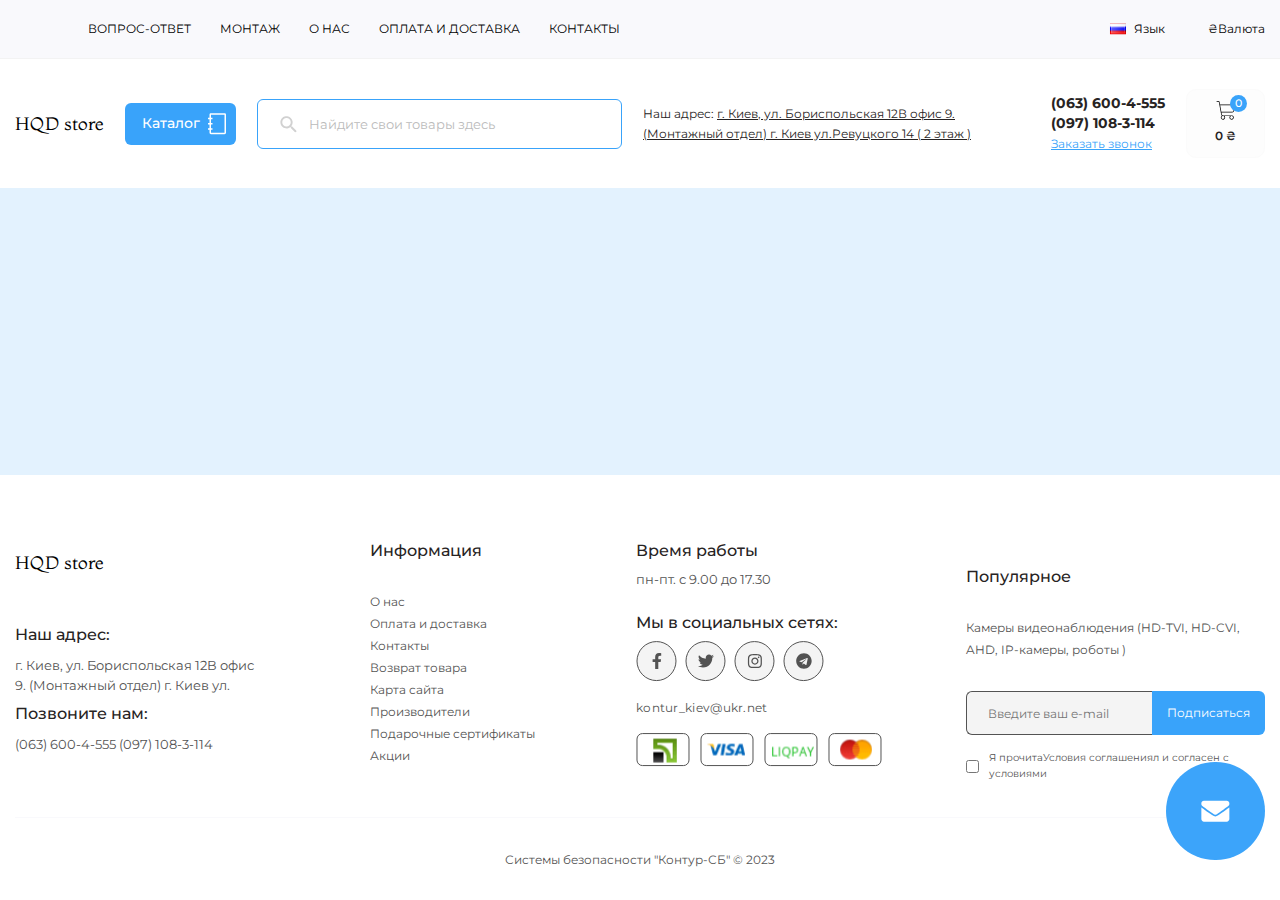
<file: page.html>
<!DOCTYPE html>
<html lang="en">

<head>
  <meta charset="UTF-8">
  <meta http-equiv="X-UA-Compatible" content="IE=edge">
  <meta name="viewport" content="width=device-width, initial-scale=1.0">
  <title>Document</title>
  <link rel="preconnect" href="https://fonts.googleapis.com">
  <link rel="preconnect" href="https://fonts.gstatic.com" crossorigin>
  <link
    href="https://fonts.googleapis.com/css2?family=Montaga&family=Montserrat:wght@400;500;600;700&family=Roboto&display=swap"
    rel="stylesheet">
  <link rel="stylesheet" href="css/style.min.css">
</head>

<body>
  <div class="wrapper">
    <header class="header">
      <div class="header__top-wrapper">
        <div class="container">
          <div class="header__top">
            <div class="header__top-left">
              <a class="header__top-link" href="#">
                Вопрос-ответ
              </a>
              <a class="header__top-link" href="#">
                Монтаж
              </a>
              <a class="header__top-link" href="#">
                О нас
              </a>
              <a class="header__top-link" href="#">
                Оплата и доставка
              </a>
              <a class="header__top-link" href="#">
                Контакты
              </a>
            </div>
            <div class="header__top-right">
              <button class="header__top-lang">
                <img src="images/rus.svg" alt="">
                <p>Язык</p>
              </button>
              <button class="header__top-currency">
                ₴Валюта
              </button>
            </div>
          </div>
        </div>
      </div>
      <div class="header__main-wrapper">
        <div class="container">
          <div class="header__main">
            <a class="logo" href="/">
              HQD store
            </a>
            <button class="header__main-catalog open-popup">
              <p>Каталог</p>
              <img src="images/catalog.svg" alt="">
            </button>
            <div class="header__main-input close-popup">
              <input type="text" placeholder="Найдите свои товары здесь">
            </div>
            <p class="header__main-text">
              Наш адрес: <a href="#">г. Киев, ул. Бориспольская 12В офис 9. (Монтажный отдел) г. Киев ул.Ревуцкого 14 (
                2 этаж )</a>
            </p>
            <div class="header__main-contact">
              <a href="tel:0636004555">(063) 600-4-555</a>
              <a href="tel:0971083114">(097) 108-3-114</a>
              <button>Заказать звонок</button>
            </div>
            <div class="header__main-rightside">
              <button class="header__main-bucket close-popup">
                <div class="header__main-box">
                  <img src="images/bucket.svg" alt="">
                  <div class="quantity">0</div>
                </div>
                <div class="bucket-price">
                  0 ₴
                </div>
              </button>
              <div class="cart">

              </div>
            </div>
          </div>
        </div>
      </div>
    </header>
    <main class="main">
      
    </main>
    <footer class="footer">
      <div class="container">
        <div class="footer__main">
          <div class="footer__leftside">
            <a class="logo footer__logo" href="/">
              HQD store
            </a>
            <div class="footer__leftside-text">
              <h6 class="footer__title footer__leftside-title">
                Наш адрес:
              </h6>
              <p class="footer__leftside-mb">
                г. Киев, ул. Бориспольская 12В офис 9. (Монтажный отдел) г. Киев ул.
              </p>
            </div>
            <div class="footer__leftside-text">
              <h6 class="footer__title footer__leftside-title">
                Позвоните нам:
              </h6>
              <p>
                <a href="tel:0636004555">(063) 600-4-555</a>
                <a href="tel:0971083114">(097) 108-3-114</a>
              </p>
            </div>
          </div>
          <div class="footer__info">
            <h6 class="footer__title footer__info-title">
              Информация
            </h6>
            <div class="footer__info-wrapper">
              <a href="#">
                О нас
              </a>
              <a href="#">
                Оплата и доставка
              </a>
              <a href="#">
                Контакты
              </a>
              <a href="#">
                Возврат товара
              </a>
              <a href="#">
                Карта сайта
              </a>
              <a href="#">
                Производители
              </a>
              <a href="#">
                Подарочные сертификаты
              </a>
              <a href="#">
                Акции
              </a>
            </div>
          </div>
          <div class="footer__contact">
            <h6 class="footer__title footer__contact-title">
              Время работы
            </h6>
            <div class="footer__contact-text">
              пн-пт. с 9.00 до 17.30
            </div>
            <h6 class="footer__title footer__contact-title">
              Мы в социальных сетях:
            </h6>
            <ul class="footer__social">
              <li class="footer__social-item">
                <a href="#">
                  <img src="images/social-1.svg" alt="">
                </a>
              </li>
              <li class="footer__social-item">
                <a href="#">
                  <img src="images/social-2.svg" alt="">
                </a>
              </li>
              <li class="footer__social-item">
                <a href="#">
                  <img src="images/social-3.svg" alt="">
                </a>
              </li>
              <li class="footer__social-item">
                <a href="#">
                  <img src="images/social-4.svg" alt="">
                </a>
              </li>
            </ul>
            <div class="footer__email">
              kontur_kiev@ukr.net
            </div>
            <div class="footer__support">
              <img src="images/pay-1.svg" alt="">
              <img src="images/pay-2.svg" alt="">
              <img src="images/pay-3.svg" alt="">
              <img src="images/pay-4.svg" alt="">
            </div>
          </div>
          <div class="footer__rightside">
            <h6 class="footer__title footer__rightside-title">
              Популярное
            </h6>
            <div class="footer__rightside-text">
              Камеры видеонаблюдения (HD-TVI, HD-CVI, AHD, IP-камеры, роботы )
            </div>
            <div class="footer__rightside-buttons">
              <input type="text" placeholder="Введите ваш e-mail">
              <button>Подписаться</button>
            </div>
            <label class="footer__rightside-read">
              <input type="checkbox">
              <p>Я прочитаУсловия соглашениял и согласен с условиями</p>
            </label>
          </div>
        </div>
      </div>
      <div class="footer__bottom">
        <div class="container">
          <div class="footer__bottom-text">
            Системы безопасности "Контур-СБ" © 2023
          </div>
        </div>
      </div>
    </footer>
    <div class="popup__bg">
      <div class="popup">
        <div class="tab-container">
          <div class="tab-wrapper tab-first">
            <div class="tab tab-css" data-tab="tab1">
              <p>Системы видеонаблюдения</p>
              <svg width="6" height="9" viewBox="0 0 6 9" fill="none" xmlns="http://www.w3.org/2000/svg">
                <path d="M1 0.5L5 4.5L1 8.5" stroke="#939393" />
              </svg>
            </div>
            <div class="tab tab-css" data-tab="tab2">
              <p>Охоронная сигнализация</p>
              <svg width="6" height="9" viewBox="0 0 6 9" fill="none" xmlns="http://www.w3.org/2000/svg">
                <path d="M1 0.5L5 4.5L1 8.5" stroke="#939393" />
              </svg>
            </div>
            <div class="tab tab-css" data-tab="tab3">
              <p>Домофонные системы</p>
              <svg width="6" height="9" viewBox="0 0 6 9" fill="none" xmlns="http://www.w3.org/2000/svg">
                <path d="M1 0.5L5 4.5L1 8.5" stroke="#939393" />
              </svg>
            </div>
            <div class="tab tab-css" data-tab="tab4">
              <p>Источники питания</p>
              <svg width="6" height="9" viewBox="0 0 6 9" fill="none" xmlns="http://www.w3.org/2000/svg">
                <path d="M1 0.5L5 4.5L1 8.5" stroke="#939393" />
              </svg>
            </div>
            <div class="tab tab-css" data-tab="tab5">
              <p>Кабельная продукция</p>
              <svg width="6" height="9" viewBox="0 0 6 9" fill="none" xmlns="http://www.w3.org/2000/svg">
                <path d="M1 0.5L5 4.5L1 8.5" stroke="#939393" />
              </svg>
            </div>
            <div class="tab tab-css" data-tab="tab6">
              <p>Контроль доступа</p>
              <svg width="6" height="9" viewBox="0 0 6 9" fill="none" xmlns="http://www.w3.org/2000/svg">
                <path d="M1 0.5L5 4.5L1 8.5" stroke="#939393" />
              </svg>
            </div>
            <div class="tab tab-css" data-tab="tab7">
              <p>Монтажная фурнитура</p>
              <svg width="6" height="9" viewBox="0 0 6 9" fill="none" xmlns="http://www.w3.org/2000/svg">
                <path d="M1 0.5L5 4.5L1 8.5" stroke="#939393" />
              </svg>
            </div>
            <div class="tab tab-css" data-tab="tab8">
              <p>Пожарная сигнализация</p>
              <svg width="6" height="9" viewBox="0 0 6 9" fill="none" xmlns="http://www.w3.org/2000/svg">
                <path d="M1 0.5L5 4.5L1 8.5" stroke="#939393" />
              </svg>
            </div>
            <div class="tab tab-css" data-tab="tab9">
              <p>Готовые комплекты</p>
              <svg width="6" height="9" viewBox="0 0 6 9" fill="none" xmlns="http://www.w3.org/2000/svg">
                <path d="M1 0.5L5 4.5L1 8.5" stroke="#939393" />
              </svg>
            </div>
          </div>
          <div class="tab-wrapper tab-second">
            <div class="content" data-tab="tab1">
              <div class="tab-css">
                <ul>
                  <li>
                    <p>Камеры видеонаблюдения (HD-TVI, HD-CVI, AHD, IP-камеры, роботы )</p>
                  </li>
                </ul>
              </div>
              <div class="tab-css tab" data-tab="tab10">
                <p>Видеорегестраторы</p>
                <svg width="6" height="9" viewBox="0 0 6 9" fill="none" xmlns="http://www.w3.org/2000/svg">
                  <path d="M1 0.5L5 4.5L1 8.5" stroke="#939393" />
                </svg>
              </div>
              <div class="tab-css">
                <p>Poe коммутаторі</p>
              </div>
              <div class="tab-css">
                <p>Передача видео</p>
              </div>
              <div class="tab-css">
                <p>Аксессуарі для видеонаблюдения</p>
              </div>
              <div class="tab-css">
                <p>Готовіе комплекті</p>
              </div>
              <div class="tab-css">
                <p>Муляжи видеокамер</p>
              </div>
            </div>
            <div class="content" data-tab="tab2">
              <p>2</p>
            </div>
            <div class="content" data-tab="tab3">
              <p>3</p>
            </div>
            <div class="content" data-tab="tab4">
              <p>4</p>
            </div>
            <div class="content" data-tab="tab5">
              <p>5</p>
            </div>
            <div class="content" data-tab="tab6">
              <p>6</p>
            </div>
            <div class="content" data-tab="tab7">
              <p>7</p>
            </div>
            <div class="content" data-tab="tab8">
              <p>8</p>
            </div>
            <div class="content" data-tab="tab9">
              <p>9</p>
            </div>
          </div>
          <div class="tab-wrapper tab-third">
            <div class="content" data-tab="tab10">
              <div class="tab-css">
                <p>last</p>
              </div>
            </div>
          </div>
        </div>
      </div>
    </div>
    <div class="consultation">
      <img src="images/email.svg" alt="">
    </div>
    <div class="order__bg">
      <form class="order">
        <div class="order__title">
          Заказ товара
        </div>
        <label>
          <div class="order__text">
            Имя
          </div>
          <input class="order__mb" type="text">
        </label>
        <label>
          <div class="order__text">
            Фамилия
          </div>
          <input class="order__mb" type="text">
        </label>
        <label>
          <div class="order__text">
            Номер телефона
          </div>
          <input class="order__mb" type="text">
        </label>
        <label class="custom-select-wrapper">
          <div class="order__text">
            Способ доставки
          </div>
          <div class="custom-select order__mb">
            <div class="select-container">
              <div class="select">
                <input type="text" id="input" onfocus="this.blur();">
              </div>
              <div class="option-container">
                <div class="option">
                  <label>Нова пошта</label>
                </div>
                <div class="option">
                  <label>Укрпошт</label>
                </div>
                <div class="option">
                  <label>Самовивіз</label>
                </div>
              </div>
            </div>
          </div>
        </label>
        <label class="order-dn">
          <div class="order__text">
            Напишіть своє місто
          </div>
          <input class="order__mb" type="text">
        </label>
        <button class="order-submit open-checked" type="button" disabled>Отправить</button>
      </form>
    </div>
    <div class="checked__bg">
      <div class="checked">
        <div class="checked__inner">
          <img src="images/checked.svg" alt="">
          <p>
            Успех. Ожидайте, пока с вами свяжутся наши менеджеры для отправки товара для вас
          </p>
        </div>
      </div>
    </div>
  </div>

  <script src="js/main.min.js"></script>
</body>

</html>
</file>
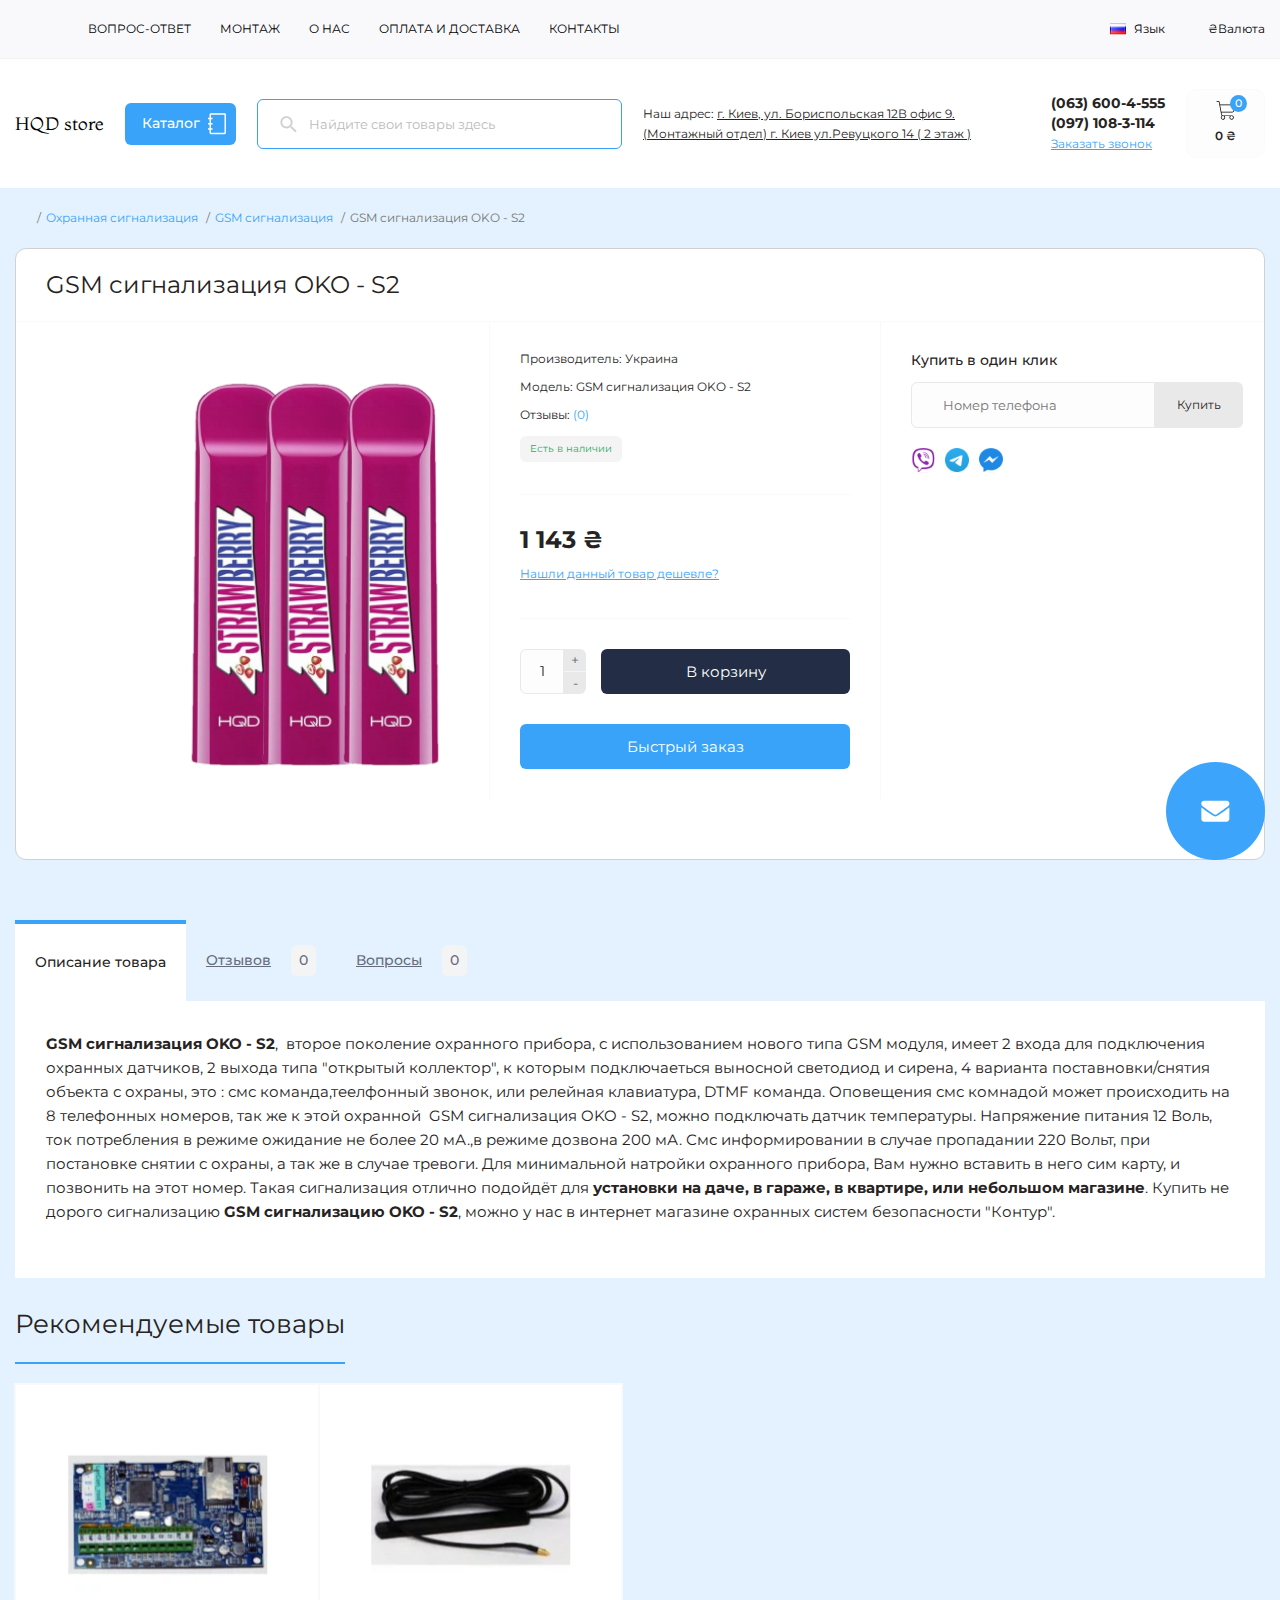
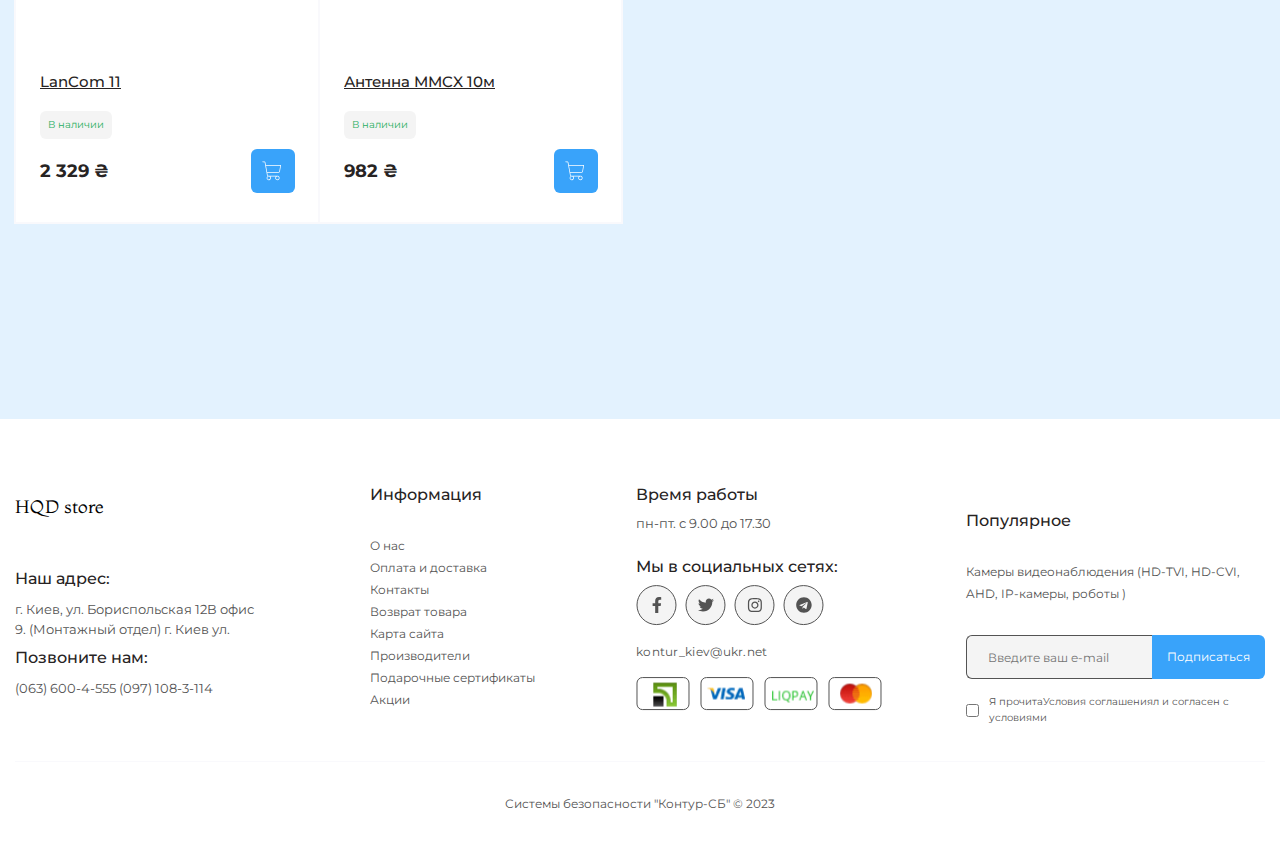
<file: product.html>
<!DOCTYPE html>
<html lang="en">

<head>
  <meta charset="UTF-8">
  <meta http-equiv="X-UA-Compatible" content="IE=edge">
  <meta name="viewport" content="width=device-width, initial-scale=1.0">
  <title>Document</title>
  <link rel="preconnect" href="https://fonts.googleapis.com">
  <link rel="preconnect" href="https://fonts.gstatic.com" crossorigin>
  <link
    href="https://fonts.googleapis.com/css2?family=Montaga&family=Montserrat:wght@400;500;600;700&family=Roboto&display=swap"
    rel="stylesheet">
  <link rel="stylesheet" href="css/style.min.css">
</head>

<body>
  <div class="wrapper">
    <header class="header">
      <div class="header__top-wrapper">
        <div class="container">
          <div class="header__top">
            <div class="header__top-left">
              <a class="header__top-link" href="#">
                Вопрос-ответ
              </a>
              <a class="header__top-link" href="#">
                Монтаж
              </a>
              <a class="header__top-link" href="#">
                О нас
              </a>
              <a class="header__top-link" href="#">
                Оплата и доставка
              </a>
              <a class="header__top-link" href="#">
                Контакты
              </a>
            </div>
            <div class="header__top-right">
              <button class="header__top-lang">
                <img src="images/rus.svg" alt="">
                <p>Язык</p>
              </button>
              <button class="header__top-currency">
                ₴Валюта
              </button>
            </div>
          </div>
        </div>
      </div>
      <div class="header__main-wrapper">
        <div class="container">
          <div class="header__main">
            <a class="logo" href="/">
              HQD store
            </a>
            <button class="header__main-catalog open-popup">
              <p>Каталог</p>
              <img src="images/catalog.svg" alt="">
            </button>
            <div class="header__main-input close-popup">
              <input type="text" placeholder="Найдите свои товары здесь">
            </div>
            <p class="header__main-text">
              Наш адрес: <a href="#">г. Киев, ул. Бориспольская 12В офис 9. (Монтажный отдел) г. Киев ул.Ревуцкого 14 (
                2 этаж )</a>
            </p>
            <div class="header__main-contact">
              <a href="tel:0636004555">(063) 600-4-555</a>
              <a href="tel:0971083114">(097) 108-3-114</a>
              <button>Заказать звонок</button>
            </div>
            <div class="header__main-rightside">
              <button class="header__main-bucket close-popup">
                <div class="header__main-box">
                  <img src="images/bucket.svg" alt="">
                  <div class="quantity">0</div>
                </div>
                <div class="bucket-price">
                  0 ₴
                </div>
              </button>
              <div class="cart">

              </div>
            </div>
          </div>
        </div>
      </div>
    </header>
    <main class="main">
      <section class="product">
        <div class="container">
          <div class="breadcrumbs">
            <div class="breadcrumbs-item">
              /
            </div>
            <a class="breadcrumbs-link breadcrumbs-link-blue" href="#">
              Охранная сигнализация
            </a>
            <div class="breadcrumbs-item">
              /
            </div>
            <div class="breadcrumbs-link breadcrumbs-link-blue" href="#">
              GSM сигнализация
            </div>
            <div class="breadcrumbs-item">
              /
            </div>
            <div class="breadcrumbs-link" href="#">
              GSM сигнализация OKO - S2
            </div>
          </div>
          <div class="product__inner">
            <div class="product__title">
              GSM сигнализация OKO - S2
            </div>
            <div class="product__box">
              <div class="product__leftside">
                <img src="images/product-thumbnail.png" alt="">
              </div>
              <div class="product__container">
                <div class="product__center">
                  <div class="product__center-top">
                    <div class="product__center-text">
                      Производитель: Украина
                    </div>
                    <div class="product__center-text">
                      Модель: GSM сигнализация OKO - S2
                    </div>
                    <div class="product__center-text">
                      Отзывы: <a href="#">(0)</a>
                    </div>
                    <div class="product__center-span">
                      Есть в наличии
                    </div>
                  </div>
                  <div class="product__center-box">
                    <h2 data-price="1143">1 143 ₴</h2>
                    <a href="#">
                      Нашли данный товар дешевле?
                    </a>
                  </div>
                  <div class="product__center-bottom">
                    <div class="product__center-wrapper">
                      <div class="input-wrapper">
                        <button class="input-plus" onclick="incrementInput()">+</button>
                        <input id="inputQuan" type="number" value="1" oninput="inputValidation()">
                        <button class="input-minus" onclick="decrementInput()">-</button>
                      </div>
                      <button class="addToCartProduct">В корзину</button>
                    </div>
                    <button class="product__center-button open-order">
                      Быстрый заказ
                    </button>
                  </div>
                </div>
                <div class="product__rightside">
                  <div class="product__rightside-title">
                    Купить в один клик
                  </div>
                  <div class="product__rightside-wrapper">
                    <input type="number" placeholder="Номер телефона">
                    <button>Купить</button>
                  </div>
                  <ul class="product__rightside-social">
                    <li class="product__rightside-item">
                      <a class="product__rightside-link" href="#">
                        <img src="images/contact-1.svg" alt="">
                      </a>
                    </li>
                    <li class="product__rightside-item">
                      <a class="product__rightside-link" href="#">
                        <img src="images/contact-2.svg" alt="">
                      </a>
                    </li>
                    <li class="product__rightside-item">
                      <a class="product__rightside-link" href="#">
                        <img src="images/contact-3.svg" alt="">
                      </a>
                    </li>
                  </ul>
                </div>
              </div>
            </div>
          </div>
        </div>
      </section>
      <section class="productBenefits">
        <div class="container">
          <div class="productBenefits__inner">
            <div class="productBenefits__tabs">
              <button class="productBenefits-tablinks active" onclick="tabsContent(event, 'productBenefits-content-1')">
                <p>Описание товара</p>
              </button>
              <button class="productBenefits-tablinks" onclick="tabsContent(event, 'productBenefits-content-2')">
                <p>Отзывов</p><span>0</span>
              </button>
              <button class="productBenefits-tablinks" onclick="tabsContent(event, 'productBenefits-content-3')">
                <p>Вопросы</p><span>0</span>
              </button>
            </div>
            <div class="productBenefits__content">
              <div class="productBenefits-tabcontent" id="productBenefits-content-1" style="display: block;">
                <span>GSM сигнализация OKO - S2</span>,  второе поколение охранного прибора, с использованием нового
                типа GSM модуля, имеет 2 входа
                для подключения охранных датчиков, 2 выхода типа "открытый коллектор", к которым подключаеться выносной
                светодиод и сирена, 4 варианта поставновки/снятия объекта с
                охраны, это : смс команда,теелфонный звонок, или релейная клавиатура, DTMF команда. Оповещения смс
                комнадой может происходить на 8 телефонных номеров, так же к этой охранной  GSM
                сигнализация OKO - S2, можно подключать датчик температуры. Напряжение питания 12 Воль, ток потребления
                в режиме ожидание не более 20 мА.,в режиме дозвона 200 мА. Смс
                информировании в случае пропадании 220 Вольт, при постановке снятии с охраны, а так же в случае тревоги.
                Для минимальной натройки охранного прибора, Вам нужно вставить в
                него сим карту, и позвонить на этот номер. Такая сигнализация отлично подойдёт для <span>установки на
                  даче, в гараже, в квартире, или небольшом магазине</span>. Купить не дорого сигнализацию <span>GSM
                  сигнализацию OKO - S2</span>, можно у нас в интернет магазине охранных систем безопасности "Контур".
              </div>
              <div class="productBenefits-tabcontent" id="productBenefits-content-2">
                Vidguk
              </div>
              <div class="productBenefits-tabcontent" id="productBenefits-content-3">
                Pitannia
              </div>
            </div>
          </div>
        </div>
      </section>
      <section class="productRecommend">
        <div class="container">
          <h1 class="title">
            Рекомендуемые товары
          </h1>
          <div class="block__inner productRecommend-inner">
            <a class="block__item productRecommend-item" data-price="2329" href="product.html">
              <div class="block__top">
                <img src="images/product-1.png" alt="">
                <h3 class="productRecommend-title">
                  LanCom 11
                </h3>
                <p class="productRecommend-text">
                  В наличии
                </p>
              </div>
              <div class="block__box">
                <span>
                  2 329 ₴
                </span>
                <button class="addToCart">
                  <img src="images/cart.svg" alt="">
                </button>
              </div>
            </a>
            <a class="block__item productRecommend-item" data-price="982" href="product.html">
              <div class="block__top">
                <img src="images/product-2.png" alt="">
                <h3 class="productRecommend-title">
                  Антенна MMCX 10м
                </h3>
                <p class="productRecommend-text">
                  В наличии
                </p>
              </div>
              <div class="block__box">
                <span>
                  982 ₴
                </span>
                <button class="addToCart">
                  <img src="images/cart.svg" alt="">
                </button>
              </div>
            </a>
          </div>
        </div>
      </section>
    </main>
    <footer class="footer">
      <div class="container">
        <div class="footer__main">
          <div class="footer__leftside">
            <a class="logo footer__logo" href="/">
              HQD store
            </a>
            <div class="footer__leftside-text">
              <h6 class="footer__title footer__leftside-title">
                Наш адрес:
              </h6>
              <p class="footer__leftside-mb">
                г. Киев, ул. Бориспольская 12В офис 9. (Монтажный отдел) г. Киев ул.
              </p>
            </div>
            <div class="footer__leftside-text">
              <h6 class="footer__title footer__leftside-title">
                Позвоните нам:
              </h6>
              <p>
                <a href="tel:0636004555">(063) 600-4-555</a>
                <a href="tel:0971083114">(097) 108-3-114</a>
              </p>
            </div>
          </div>
          <div class="footer__info">
            <h6 class="footer__title footer__info-title">
              Информация
            </h6>
            <div class="footer__info-wrapper">
              <a href="#">
                О нас
              </a>
              <a href="#">
                Оплата и доставка
              </a>
              <a href="#">
                Контакты
              </a>
              <a href="#">
                Возврат товара
              </a>
              <a href="#">
                Карта сайта
              </a>
              <a href="#">
                Производители
              </a>
              <a href="#">
                Подарочные сертификаты
              </a>
              <a href="#">
                Акции
              </a>
            </div>
          </div>
          <div class="footer__contact">
            <h6 class="footer__title footer__contact-title">
              Время работы
            </h6>
            <div class="footer__contact-text">
              пн-пт. с 9.00 до 17.30
            </div>
            <h6 class="footer__title footer__contact-title">
              Мы в социальных сетях:
            </h6>
            <ul class="footer__social">
              <li class="footer__social-item">
                <a href="#">
                  <img src="images/social-1.svg" alt="">
                </a>
              </li>
              <li class="footer__social-item">
                <a href="#">
                  <img src="images/social-2.svg" alt="">
                </a>
              </li>
              <li class="footer__social-item">
                <a href="#">
                  <img src="images/social-3.svg" alt="">
                </a>
              </li>
              <li class="footer__social-item">
                <a href="#">
                  <img src="images/social-4.svg" alt="">
                </a>
              </li>
            </ul>
            <div class="footer__email">
              kontur_kiev@ukr.net
            </div>
            <div class="footer__support">
              <img src="images/pay-1.svg" alt="">
              <img src="images/pay-2.svg" alt="">
              <img src="images/pay-3.svg" alt="">
              <img src="images/pay-4.svg" alt="">
            </div>
          </div>
          <div class="footer__rightside">
            <h6 class="footer__title footer__rightside-title">
              Популярное
            </h6>
            <div class="footer__rightside-text">
              Камеры видеонаблюдения (HD-TVI, HD-CVI, AHD, IP-камеры, роботы )
            </div>
            <div class="footer__rightside-buttons">
              <input type="text" placeholder="Введите ваш e-mail">
              <button>Подписаться</button>
            </div>
            <label class="footer__rightside-read">
              <input type="checkbox">
              <p>Я прочитаУсловия соглашениял и согласен с условиями</p>
            </label>
          </div>
        </div>
      </div>
      <div class="footer__bottom">
        <div class="container">
          <div class="footer__bottom-text">
            Системы безопасности "Контур-СБ" © 2023
          </div>
        </div>
      </div>
    </footer>
    <div class="popup__bg">
      <div class="popup">
        <div class="tab-container">
          <div class="tab-wrapper tab-first">
            <div class="tab tab-css" data-tab="tab1">
              <p>Системы видеонаблюдения</p>
              <svg width="6" height="9" viewBox="0 0 6 9" fill="none" xmlns="http://www.w3.org/2000/svg">
                <path d="M1 0.5L5 4.5L1 8.5" stroke="#939393" />
              </svg>
            </div>
            <div class="tab tab-css" data-tab="tab2">
              <p>Охоронная сигнализация</p>
              <svg width="6" height="9" viewBox="0 0 6 9" fill="none" xmlns="http://www.w3.org/2000/svg">
                <path d="M1 0.5L5 4.5L1 8.5" stroke="#939393" />
              </svg>
            </div>
            <div class="tab tab-css" data-tab="tab3">
              <p>Домофонные системы</p>
              <svg width="6" height="9" viewBox="0 0 6 9" fill="none" xmlns="http://www.w3.org/2000/svg">
                <path d="M1 0.5L5 4.5L1 8.5" stroke="#939393" />
              </svg>
            </div>
            <div class="tab tab-css" data-tab="tab4">
              <p>Источники питания</p>
              <svg width="6" height="9" viewBox="0 0 6 9" fill="none" xmlns="http://www.w3.org/2000/svg">
                <path d="M1 0.5L5 4.5L1 8.5" stroke="#939393" />
              </svg>
            </div>
            <div class="tab tab-css" data-tab="tab5">
              <p>Кабельная продукция</p>
              <svg width="6" height="9" viewBox="0 0 6 9" fill="none" xmlns="http://www.w3.org/2000/svg">
                <path d="M1 0.5L5 4.5L1 8.5" stroke="#939393" />
              </svg>
            </div>
            <div class="tab tab-css" data-tab="tab6">
              <p>Контроль доступа</p>
              <svg width="6" height="9" viewBox="0 0 6 9" fill="none" xmlns="http://www.w3.org/2000/svg">
                <path d="M1 0.5L5 4.5L1 8.5" stroke="#939393" />
              </svg>
            </div>
            <div class="tab tab-css" data-tab="tab7">
              <p>Монтажная фурнитура</p>
              <svg width="6" height="9" viewBox="0 0 6 9" fill="none" xmlns="http://www.w3.org/2000/svg">
                <path d="M1 0.5L5 4.5L1 8.5" stroke="#939393" />
              </svg>
            </div>
            <div class="tab tab-css" data-tab="tab8">
              <p>Пожарная сигнализация</p>
              <svg width="6" height="9" viewBox="0 0 6 9" fill="none" xmlns="http://www.w3.org/2000/svg">
                <path d="M1 0.5L5 4.5L1 8.5" stroke="#939393" />
              </svg>
            </div>
            <div class="tab tab-css" data-tab="tab9">
              <p>Готовые комплекты</p>
              <svg width="6" height="9" viewBox="0 0 6 9" fill="none" xmlns="http://www.w3.org/2000/svg">
                <path d="M1 0.5L5 4.5L1 8.5" stroke="#939393" />
              </svg>
            </div>
          </div>
          <div class="tab-wrapper tab-second">
            <div class="content" data-tab="tab1">
              <div class="tab-css">
                <ul>
                  <li>
                    <p>Камеры видеонаблюдения (HD-TVI, HD-CVI, AHD, IP-камеры, роботы )</p>
                  </li>
                </ul>
              </div>
              <div class="tab-css tab" data-tab="tab10">
                <p>Видеорегестраторы</p>
                <svg width="6" height="9" viewBox="0 0 6 9" fill="none" xmlns="http://www.w3.org/2000/svg">
                  <path d="M1 0.5L5 4.5L1 8.5" stroke="#939393" />
                </svg>
              </div>
              <div class="tab-css">
                <p>Poe коммутаторі</p>
              </div>
              <div class="tab-css">
                <p>Передача видео</p>
              </div>
              <div class="tab-css">
                <p>Аксессуарі для видеонаблюдения</p>
              </div>
              <div class="tab-css">
                <p>Готовіе комплекті</p>
              </div>
              <div class="tab-css">
                <p>Муляжи видеокамер</p>
              </div>
            </div>
            <div class="content" data-tab="tab2">
              <p>2</p>
            </div>
            <div class="content" data-tab="tab3">
              <p>3</p>
            </div>
            <div class="content" data-tab="tab4">
              <p>4</p>
            </div>
            <div class="content" data-tab="tab5">
              <p>5</p>
            </div>
            <div class="content" data-tab="tab6">
              <p>6</p>
            </div>
            <div class="content" data-tab="tab7">
              <p>7</p>
            </div>
            <div class="content" data-tab="tab8">
              <p>8</p>
            </div>
            <div class="content" data-tab="tab9">
              <p>9</p>
            </div>
          </div>
          <div class="tab-wrapper tab-third">
            <div class="content" data-tab="tab10">
              <div class="tab-css">
                <p>last</p>
              </div>
            </div>
          </div>
        </div>
      </div>
    </div>
    <div class="consultation">
      <img src="images/email.svg" alt="">
    </div>
    <div class="order__bg">
      <form class="order">
        <div class="order__title">
          Заказ товара
        </div>
        <label>
          <div class="order__text">
            Имя
          </div>
          <input class="order__mb" type="text">
        </label>
        <label>
          <div class="order__text">
            Фамилия
          </div>
          <input class="order__mb" type="text">
        </label>
        <label>
          <div class="order__text">
            Номер телефона
          </div>
          <input class="order__mb" type="text">
        </label>
        <label class="custom-select-wrapper">
          <div class="order__text">
            Способ доставки
          </div>
          <div class="custom-select order__mb">
            <div class="select-container">
              <div class="select">
                <input type="text" id="input" onfocus="this.blur();">
              </div>
              <div class="option-container">
                <div class="option">
                  <label>Нова пошта</label>
                </div>
                <div class="option">
                  <label>Укрпошт</label>
                </div>
                <div class="option">
                  <label>Самовивіз</label>
                </div>
              </div>
            </div>
          </div>
        </label>
        <label class="order-dn">
          <div class="order__text">
            Напишіть своє місто
          </div>
          <input class="order__mb" type="text">
        </label>
        <button class="order-submit open-checked" type="button" disabled>Отправить</button>
      </form>
    </div>
    <div class="checked__bg">
      <div class="checked">
        <div class="checked__inner">
          <img src="images/checked.svg" alt="">
          <p>
            Успех. Ожидайте, пока с вами свяжутся наши менеджеры для отправки товара для вас
          </p>
        </div>
      </div>
    </div>
  </div>

  <script src="js/main.min.js"></script>
</body>

</html>
</file>
<file: css/style.min.css>
.header__main-catalog p,body{font-family:"Montserrat",sans-serif}.slider-box p,.slider-box h1,.logo{font-family:"Montaga",serif}html{-webkit-box-sizing:border-box;box-sizing:border-box}*,*::after,*::before{-webkit-box-sizing:inherit;box-sizing:inherit}ul[class],ol[class]{padding:0}ul,ol{list-style:none}body,h1,h2,h3,h4,h5,h6,p,ul,ol,li,figure,figcaption,blockquote,dl,dd{margin:0;padding:0}ul[class]{list-style:none}img{display:block}input,button,textarea,select{font:inherit}a{text-decoration:none;color:inherit}.slick-slider{position:relative;display:block;-webkit-box-sizing:border-box;box-sizing:border-box;-webkit-touch-callout:none;-webkit-user-select:none;-moz-user-select:none;-ms-user-select:none;user-select:none;-ms-touch-action:pan-y;touch-action:pan-y;-webkit-tap-highlight-color:rgba(0,0,0,0)}.slick-list{position:relative;overflow:hidden;display:block;margin:0;padding:0}.slick-list:focus{outline:none}.slick-list.dragging{cursor:pointer;cursor:hand}.slick-slider .slick-track,.slick-slider .slick-list{-webkit-transform:translate3d(0, 0, 0);-ms-transform:translate3d(0, 0, 0);transform:translate3d(0, 0, 0)}.slick-track{position:relative;left:0;top:0;display:block;margin-left:auto;margin-right:auto}.slick-track:before,.slick-track:after{content:"";display:table}.slick-track:after{clear:both}.slick-loading .slick-track{visibility:hidden}.slick-slide{float:left;height:100%;min-height:1px;display:none}[dir=rtl] .slick-slide{float:right}.slick-slide img{display:block}.slick-slide.slick-loading img{display:none}.slick-slide.dragging img{pointer-events:none}.slick-initialized .slick-slide{display:block}.slick-loading .slick-slide{visibility:hidden}.slick-vertical .slick-slide{display:block;height:auto;border:1px solid rgba(0,0,0,0)}.slick-arrow.slick-hidden{display:none}html,body{height:100%}body{overflow-x:hidden !important;background:rgba(57,163,250,.14);font-weight:400;font-size:20px;line-height:34px;color:#000}body.overflow{overflow-y:hidden}.wrapper{display:-webkit-box;display:-ms-flexbox;display:flex;-webkit-box-orient:vertical;-webkit-box-direction:normal;-ms-flex-direction:column;flex-direction:column;min-height:100%}.main{-webkit-box-flex:1;-ms-flex:1 0 auto;flex:1 0 auto}.footer{-webkit-box-flex:0;-ms-flex:0 0 auto;flex:0 0 auto}.container{max-width:1600px;margin:0 auto;padding:0 15px}.logo{white-space:nowrap;font-weight:400;font-size:18px;line-height:44px;color:#000}.title{font-weight:400;font-size:26px;line-height:32px;color:#272323;padding-bottom:22px;border-bottom:2px solid #39a3fa;display:inline-block;margin-bottom:20px}.popup__bg{position:fixed;top:0;left:0;width:100%;height:100vh;background:rgba(0,0,0,.5);opacity:0;pointer-events:none;-webkit-transition:.5s all;-o-transition:.5s all;transition:.5s all}.popup__bg.active{opacity:1;pointer-events:all;-webkit-transition:.5s all;-o-transition:.5s all;transition:.5s all}.popup{position:absolute;top:50%;left:50%;-webkit-transform:translate(-50%, -50%) scale(0);-ms-transform:translate(-50%, -50%) scale(0);transform:translate(-50%, -50%) scale(0);padding:25px;-webkit-transition:.5s all;-o-transition:.5s all;transition:.5s all}.popup.active{-webkit-transform:translate(-50%, -50%) scale(1);-ms-transform:translate(-50%, -50%) scale(1);transform:translate(-50%, -50%) scale(1);-webkit-transition:.5s all;-o-transition:.5s all;transition:.5s all}.tab-container{display:-webkit-box;display:-ms-flexbox;display:flex;padding:70px 123px 26px 123px;background-color:#fff}.tab-css{width:355px;display:-webkit-box;display:-ms-flexbox;display:flex;-webkit-box-align:center;-ms-flex-align:center;align-items:center;-webkit-box-pack:justify;-ms-flex-pack:justify;justify-content:space-between;padding:25px 40px 25px 40px;cursor:pointer}.tab-css ul{padding-left:25px;position:relative}.tab-css ul::before{content:"";width:3px;height:3px;left:10px;top:10px;display:block;position:absolute;border-radius:50%;background-color:#000;-webkit-transition:all .1s ease-out;-o-transition:all .1s ease-out;transition:all .1s ease-out}.tab-css:hover p{color:#39a3fa}.tab-css:hover ul::before{content:"";background-color:#39a3fa}.tab-css:hover svg path{stroke:#39a3fa}.tab-css p{font-weight:400;font-size:16px;line-height:21px;color:#000;-webkit-transition:all .3s ease-out;-o-transition:all .3s ease-out;transition:all .3s ease-out}.tab-css svg path{-webkit-transition:all .1s ease-out;-o-transition:all .1s ease-out;transition:all .1s ease-out}.tab-wrapper{background:#fff;-webkit-box-shadow:6px 0px 4px rgba(173,173,173,.25);box-shadow:6px 0px 4px rgba(173,173,173,.25)}.tab-first{position:relative;z-index:10}.tab-second{position:relative;z-index:9}.tab-third{position:relative;z-index:8}.content{display:none}.content.active{display:block}.header__main-rightside.active .cart{z-index:10;opacity:1}.cart{position:absolute;padding:17px 17px;background:#fdfdfd;border:1px solid #d1d1d1;border-radius:6px;right:-15px;top:86px;opacity:0;z-index:-1;-webkit-transition:all .2s ease-out;-o-transition:all .2s ease-out;transition:all .2s ease-out;display:-webkit-box;display:-ms-flexbox;display:flex;-webkit-box-orient:vertical;-webkit-box-direction:normal;-ms-flex-direction:column;flex-direction:column;gap:10px;display:none}.cart.has-items{display:-webkit-box;display:-ms-flexbox;display:flex;max-height:300px;overflow-y:auto}.cart-item{display:-webkit-box;display:-ms-flexbox;display:flex;-webkit-box-align:center;-ms-flex-align:center;align-items:center;gap:25px;-webkit-box-pack:justify;-ms-flex-pack:justify;justify-content:space-between}.cart-item img{height:35px;width:92px;-o-object-fit:cover;object-fit:cover}.cart-box{display:-webkit-box;display:-ms-flexbox;display:flex;-webkit-box-align:center;-ms-flex-align:center;align-items:center;-webkit-box-orient:vertical;-webkit-box-direction:normal;-ms-flex-direction:column;flex-direction:column}.cart-price{font-weight:500;font-size:14px;line-height:29px;color:#272323}.cart-main{display:-webkit-box;display:-ms-flexbox;display:flex;-webkit-box-align:center;-ms-flex-align:center;align-items:center;gap:16px}.cart-quanChanger{font-family:"Inter";padding:5px 7px;background:#39a3fa;border:none;cursor:pointer;font-weight:300;font-size:15px;line-height:15px;color:#fff;-webkit-user-select:none;-moz-user-select:none;-ms-user-select:none;user-select:none}.cart-quan{font-weight:300;font-size:16.51px;line-height:20px;color:#000;-webkit-user-select:none;-moz-user-select:none;-ms-user-select:none;user-select:none}.cart-button{font-weight:400;font-size:15px;line-height:19px;padding:11px 43px;background:#39a3fa;border-radius:8px;cursor:pointer;color:#fff}.order__bg{position:fixed;top:0;left:0;width:100%;height:100vh;background:rgba(102,152,211,.55);opacity:0;pointer-events:none;-webkit-transition:.5s all;-o-transition:.5s all;transition:.5s all;z-index:11}.order__bg.active{opacity:1;pointer-events:all;-webkit-transition:.5s all;-o-transition:.5s all;transition:.5s all}.order{position:absolute;top:50%;left:50%;-webkit-transform:translate(-50%, -50%) scale(0);-ms-transform:translate(-50%, -50%) scale(0);transform:translate(-50%, -50%) scale(0);background:#fff;border:1px solid #d1d1d1;border-radius:14px;padding:20px;max-width:1013px;width:100%;display:-webkit-box;display:-ms-flexbox;display:flex;-webkit-box-orient:vertical;-webkit-box-direction:normal;-ms-flex-direction:column;flex-direction:column;-webkit-box-align:center;-ms-flex-align:center;align-items:center;-webkit-box-pack:center;-ms-flex-pack:center;justify-content:center;-webkit-transition:.5s all;-o-transition:.5s all;transition:.5s all;padding-top:150px;padding-bottom:130px}.order__title{font-weight:400;font-size:32px;line-height:39px;margin-bottom:73px;color:#000}.order__text{font-weight:400;font-size:20px;line-height:24px;margin-bottom:13px;color:#000}.order input{background:#fff;border:1px solid #d1d1d1;border-radius:9px;font-weight:400;font-size:20px;line-height:24px;margin-bottom:13px;font-weight:600;color:#000;outline:none;padding:14px 16px;width:643px}.order__mb{margin-bottom:13px}.order-submit{background:#39a3fa;border-radius:4px;font-weight:400;font-size:20px;line-height:24px;color:#fff;padding:15px 55px;border:none;margin-top:98px;cursor:pointer}.order-dn{display:none}.order-dn.active{display:block}.order.active{-webkit-transform:translate(-50%, -50%) scale(1);-ms-transform:translate(-50%, -50%) scale(1);transform:translate(-50%, -50%) scale(1);-webkit-transition:.5s all;-o-transition:.5s all;transition:.5s all}.select-container{position:relative;margin:0 auto;width:643px}.select-container.active .select::after{border-top:17px solid #000}.select-container .select{position:relative;background:#fff;height:53px;border:1px solid #d1d1d1;border-radius:9px}.select-container .select::after{position:absolute;content:"";width:0;height:0;-webkit-transition:all .2s;-o-transition:all .2s;transition:all .2s;border-left:8.5px solid rgba(0,0,0,0);border-right:8.5px solid rgba(0,0,0,0);border-top:17px solid #d1d1d1;right:27px;top:50%;-webkit-transform:translateY(-50%);-ms-transform:translateY(-50%);transform:translateY(-50%)}.select-container .select input{position:relative;width:100%;height:100%;padding:0 15px;background:none;outline:none;border:none;font-weight:600;font-size:20px;line-height:24px;color:#000;cursor:pointer}.select-container .option-container{position:absolute;width:100%;background:#fff;border-radius:9px;height:0;overflow-y:scroll;-webkit-transition:.4s;-o-transition:.4s;transition:.4s}.select-container.active .option-container{height:240px;padding:21px 0;border:1px solid #d1d1d1}.select-container .option-container::-webkit-scrollbar-thumb{background:#0f0e11}.select-container .option-container .option{position:relative;height:60px;border-bottom:1px solid #d1d1d1;cursor:pointer;display:-webkit-box;display:-ms-flexbox;display:flex;-webkit-box-align:center;-ms-flex-align:center;align-items:center}.select-container .option-container .option.selected{background-color:#fff;pointer-events:none}.select-container .option-container .option label{font-weight:400;font-size:20px;line-height:24px;display:-webkit-box;display:-ms-flexbox;display:flex;-webkit-box-align:center;-ms-flex-align:center;align-items:center;color:#000;padding-left:15px;cursor:pointer;width:100%;height:100%;-webkit-transition:.2s;-o-transition:.2s;transition:.2s}.select-container .option-container .option label:hover{padding-left:20px}.checked__bg{position:fixed;top:0;left:0;width:100%;height:100vh;background:rgba(102,152,211,.55);opacity:0;pointer-events:none;-webkit-transition:.5s all;-o-transition:.5s all;transition:.5s all;z-index:11}.checked__bg.active{opacity:1;pointer-events:all;-webkit-transition:.5s all;-o-transition:.5s all;transition:.5s all}.checked{position:absolute;top:50%;left:50%;-webkit-transform:translate(-50%, -50%) scale(0);-ms-transform:translate(-50%, -50%) scale(0);transform:translate(-50%, -50%) scale(0);background:#fff;border:1px solid #d1d1d1;border-radius:14px;padding:20px;max-width:1013px;width:100%;display:-webkit-box;display:-ms-flexbox;display:flex;-webkit-box-align:center;-ms-flex-align:center;align-items:center;-webkit-box-pack:center;-ms-flex-pack:center;justify-content:center;-webkit-transition:.5s all;-o-transition:.5s all;transition:.5s all;padding-top:230px;padding-bottom:228px}.checked__inner{max-width:516px;display:-webkit-box;display:-ms-flexbox;display:flex;-webkit-box-align:start;-ms-flex-align:start;align-items:start;gap:70px}.checked__inner p{font-weight:400;font-size:32px;line-height:39px;color:#000}.checked.active{-webkit-transform:translate(-50%, -50%) scale(1);-ms-transform:translate(-50%, -50%) scale(1);transform:translate(-50%, -50%) scale(1);-webkit-transition:.5s all;-o-transition:.5s all;transition:.5s all}.header__top-wrapper{background-color:#f9f9fc;border-bottom:1px solid #f3f3f3;position:relative;z-index:10}.header__top{display:-webkit-box;display:-ms-flexbox;display:flex;-webkit-box-pack:justify;-ms-flex-pack:justify;justify-content:space-between;-webkit-box-align:center;-ms-flex-align:center;align-items:center;padding:19px 0;max-width:1477px}.header__top-left{margin-left:73px;display:-webkit-box;display:-ms-flexbox;display:flex;-webkit-box-align:center;-ms-flex-align:center;align-items:center;gap:29px}.header__top-link{font-weight:400;font-size:12px;line-height:20px;text-transform:uppercase;color:#000}.header__top-right{display:-webkit-box;display:-ms-flexbox;display:flex;-webkit-box-align:center;-ms-flex-align:center;align-items:center;gap:43px}.header__top-lang{display:-webkit-box;display:-ms-flexbox;display:flex;-webkit-box-align:center;-ms-flex-align:center;align-items:center;gap:8px;cursor:pointer;background-color:rgba(0,0,0,0);padding:0;border:none}.header__top-lang p{font-weight:400;font-size:12px;line-height:20px;color:#000}.header__top-currency{font-weight:400;font-size:12px;line-height:20px;color:#000;cursor:pointer;background-color:rgba(0,0,0,0);padding:0;border:none}.header__main-wrapper{background-color:#fff}.header__main{position:relative;padding:30px 0;display:-webkit-box;display:-ms-flexbox;display:flex;max-width:1486px;-webkit-box-align:center;-ms-flex-align:center;align-items:center;-webkit-box-pack:justify;-ms-flex-pack:justify;justify-content:space-between}.header__main-catalog{padding:10px 10px 10px 17px;background:#39a3fa;border-radius:6px;display:-webkit-box;display:-ms-flexbox;display:flex;-webkit-box-align:center;-ms-flex-align:center;align-items:center;gap:8px;border:none;cursor:pointer;position:relative;z-index:10}.header__main-catalog p{font-weight:500;font-size:14px;line-height:17px;color:#fff}.header__main-input{position:relative;z-index:1;max-width:365px;width:100%;background-color:#fff;border-radius:6px}.header__main-input::before{content:"";background-image:url("../images/search.svg");background-size:cover;background-repeat:no-repeat;background-position:center;position:absolute;left:23px;top:50%;-webkit-transform:translateY(-50%);-ms-transform:translateY(-50%);transform:translateY(-50%);height:17px;width:17px}.header__main-input input{max-width:365px;width:100%;border-radius:6px;border:1px solid #39a3fa;padding:16px 16px 16px 51px;font-weight:400;font-size:13px;position:relative;background-color:rgba(0,0,0,0);line-height:16px;color:#000;outline:none;z-index:10}.header__main-input input::-webkit-input-placeholder{font-weight:400;font-size:13px;line-height:16px;color:#bbb}.header__main-input input::-moz-placeholder{font-weight:400;font-size:13px;line-height:16px;color:#bbb}.header__main-input input:-ms-input-placeholder{font-weight:400;font-size:13px;line-height:16px;color:#bbb}.header__main-input input::-ms-input-placeholder{font-weight:400;font-size:13px;line-height:16px;color:#bbb}.header__main-input input::placeholder{font-weight:400;font-size:13px;line-height:16px;color:#bbb}.header__main-text{max-width:329px;font-weight:400;font-size:12px;line-height:20px;color:#272323}.header__main-text a{text-decoration:underline}.header__main-contact{display:-webkit-box;display:-ms-flexbox;display:flex;-webkit-box-orient:vertical;-webkit-box-direction:normal;-ms-flex-direction:column;flex-direction:column;margin-left:58px}.header__main-contact a{font-weight:700;font-size:14px;line-height:20px;color:#272323}.header__main-contact button{font-weight:400;font-size:12px;line-height:20px;-webkit-text-decoration-line:underline;text-decoration-line:underline;color:#39a3fa;margin-top:1px;border:none;cursor:pointer;padding:0;display:-webkit-inline-box;display:-ms-inline-flexbox;display:inline-flex;background-color:rgba(0,0,0,0)}.header__main-bucket{display:-webkit-box;display:-ms-flexbox;display:flex;-webkit-box-orient:vertical;-webkit-box-direction:normal;-ms-flex-direction:column;flex-direction:column;-webkit-box-align:center;-ms-flex-align:center;align-items:center;padding:11px 28px;background:#fdfdfd;border:1px solid #fbfbfb;border-radius:10px;cursor:pointer;z-index:10}.header__main-box{position:relative;margin-bottom:6px}.header__main-box .quantity{position:absolute;font-weight:500;font-size:11px;line-height:11px;color:#fff;background:#39a3fa;padding:3px 5px;border-radius:50%;top:-6px;right:-11px}.header__main .bucket-price{font-weight:600;font-size:12px;line-height:20px;color:#272323}.footer{background-color:#fff;padding:66px 0 30px 0}.footer__main{max-width:1350px;margin-left:auto;margin-right:auto;display:-webkit-box;display:-ms-flexbox;display:flex;-webkit-box-pack:justify;-ms-flex-pack:justify;justify-content:space-between;gap:30px;padding-bottom:35px}.footer__leftside{margin-right:85px;max-width:240px;width:100%}.footer__leftside-title{margin-bottom:10px}.footer__leftside-text{max-width:240px;width:100%}.footer__leftside-text p{font-weight:400;font-size:13px;line-height:20px;color:#535353}.footer__leftside-mb{margin-bottom:9px}.footer__logo{margin-bottom:40px;display:inline-block}.footer__title{font-weight:500;font-size:16px;line-height:20px;color:#272323}.footer__info{max-width:236px;width:100%}.footer__info-title{margin-bottom:30px}.footer__info-wrapper{display:-webkit-box;display:-ms-flexbox;display:flex;-webkit-box-orient:vertical;-webkit-box-direction:normal;-ms-flex-direction:column;flex-direction:column}.footer__info-wrapper a{font-weight:400;font-size:12px;line-height:22px;color:#535353}.footer__contact{max-width:370px;width:100%}.footer__contact-title{margin-bottom:8px}.footer__contact-text{font-weight:400;font-size:13px;line-height:20px;margin-bottom:24px;color:#535353}.footer__social{display:-webkit-box;display:-ms-flexbox;display:flex;-webkit-box-align:center;-ms-flex-align:center;align-items:center;gap:8px;margin-bottom:16px}.footer__email{font-weight:400;font-size:12px;line-height:20px;letter-spacing:.3px;margin-bottom:15px;color:#535353}.footer__support{display:-webkit-box;display:-ms-flexbox;display:flex;-webkit-box-align:center;-ms-flex-align:center;align-items:center;gap:10px}.footer__rightside{max-width:385px;width:100%;margin-top:26px}.footer__rightside-title{margin-bottom:30px}.footer__rightside-text{font-weight:400;font-size:12px;line-height:22px;margin-bottom:30px;color:#535353}.footer__rightside-buttons{position:relative;display:-webkit-box;display:-ms-flexbox;display:flex;margin-bottom:15px}.footer__rightside-buttons input{padding:13.5px 16px 13.5px 21px;background:#f4f4f4;border-width:1px 0px 1px 1px;border-style:solid;border-color:#535353;border-radius:6px 0px 0px 6px;max-width:210px;width:100%;font-weight:400;font-size:12px;line-height:15px;color:#000;outline:none}.footer__rightside-buttons input::-webkit-input-placeholder{font-weight:400;font-size:12px;line-height:15px;color:#757575}.footer__rightside-buttons input::-moz-placeholder{font-weight:400;font-size:12px;line-height:15px;color:#757575}.footer__rightside-buttons input:-ms-input-placeholder{font-weight:400;font-size:12px;line-height:15px;color:#757575}.footer__rightside-buttons input::-ms-input-placeholder{font-weight:400;font-size:12px;line-height:15px;color:#757575}.footer__rightside-buttons input::placeholder{font-weight:400;font-size:12px;line-height:15px;color:#757575}.footer__rightside-buttons button{padding:13px 15px;font-weight:400;font-size:12px;line-height:16px;background:#39a3fa;border-radius:0px 6px 6px 0px;border:none;color:#fff}.footer__rightside-read{display:-webkit-box;display:-ms-flexbox;display:flex;-webkit-box-align:center;-ms-flex-align:center;align-items:center;gap:10px}.footer__rightside-read input{margin:0}.footer__rightside-read p{font-weight:400;font-size:10px;line-height:16px;color:#535353}.footer__bottom-text{text-align:center;padding-top:31px;border-top:1px solid #f9f9fc;font-weight:400;font-size:12px;line-height:21px;color:#535353}.slider{margin-top:30px;margin-bottom:30px}.slider .slick-dots{position:absolute;bottom:18px;left:50%;-webkit-transform:translateX(-50%);-ms-transform:translateX(-50%);transform:translateX(-50%);display:-webkit-box;display:-ms-flexbox;display:flex;-webkit-box-align:center;-ms-flex-align:center;align-items:center;gap:8px}.slider .slick-dots .slick-active button{background-color:#39a3fa}.slider .slick-dots button{border:none;background-color:#fff;border-radius:50%;font-size:0;width:14px;height:14px}.slider-inner{max-width:1486px;margin-right:auto;position:relative}.slider-wrapper{padding:0 0px}.slider-item{display:-webkit-box !important;display:-ms-flexbox !important;display:flex !important;-webkit-box-pack:justify;-ms-flex-pack:justify;justify-content:space-between;-webkit-box-align:center;-ms-flex-align:center;align-items:center;padding:89px 82px;border-radius:40px;background:-o-linear-gradient(358.47deg, rgba(57, 163, 250, 0.28) -0.4%, #FFFFFF 95.48%);background:linear-gradient(91.53deg, rgba(57, 163, 250, 0.28) -0.4%, #FFFFFF 95.48%);border:1px solid #d1d1d1}.slider-box h1{font-weight:400;font-size:64px;line-height:44px;color:#2b2828;margin-bottom:31px}.slider-box p{font-weight:400;font-size:20px;line-height:34px;color:#2b2828}.consultation{padding:38px 35px;background:#39a3fa;opacity:.98;border-radius:50px;position:fixed;right:15px;bottom:40px;cursor:pointer}.popular{margin-bottom:128px}.popular__top{max-width:1479px;display:-webkit-box;display:-ms-flexbox;display:flex;-webkit-box-pack:justify;-ms-flex-pack:justify;justify-content:space-between;-ms-flex-wrap:wrap;flex-wrap:wrap;gap:10px;margin-bottom:40px}.popular__link{padding:25px 45px 16px 45px;background-color:#fff;border-radius:25px;border:1px solid #dcdcdc;max-width:300px;width:100%;display:-webkit-box;display:-ms-flexbox;display:flex;-webkit-box-orient:vertical;-webkit-box-direction:normal;-ms-flex-direction:column;flex-direction:column;gap:26px;-webkit-box-align:center;-ms-flex-align:center;align-items:center}.popular__link p{text-align:center;font-weight:400;font-size:14px;line-height:20px;color:#272323}.benefits{max-width:1570px;display:-webkit-box;display:-ms-flexbox;display:flex;-webkit-box-pack:justify;-ms-flex-pack:justify;justify-content:space-between}.benefits-item{max-width:236px;width:100%;display:-webkit-box;display:-ms-flexbox;display:flex;-webkit-box-align:center;-ms-flex-align:center;align-items:center;-webkit-box-orient:vertical;-webkit-box-direction:normal;-ms-flex-direction:column;flex-direction:column;text-align:center}.benefits-item h4{font-weight:500;font-size:14px;line-height:20px;color:#272323;margin-top:22px;margin-bottom:10px}.benefits-item p{font-weight:500;font-size:12px;line-height:18px;color:#777}.block{margin-bottom:90px}.block__inner{display:-webkit-box;display:-ms-flexbox;display:flex;-webkit-box-pack:justify;-ms-flex-pack:justify;justify-content:space-between;-ms-flex-wrap:wrap;flex-wrap:wrap;gap:20px 10px}.block__item{max-width:304px;width:100%;padding:30px 24px 10px 24px;border:1px solid #d1d1d1;-webkit-box-shadow:-0.5px -0.5px 0px .5px #f9f9fc,inset -1px -1px 0px #f9f9fc;box-shadow:-0.5px -0.5px 0px .5px #f9f9fc,inset -1px -1px 0px #f9f9fc;border-radius:20px;background-color:#fff;display:-webkit-box;display:-ms-flexbox;display:flex;-webkit-box-orient:vertical;-webkit-box-direction:normal;-ms-flex-direction:column;flex-direction:column}.block__item h3{font-weight:500;font-size:15px;line-height:24px;margin-bottom:10px;text-align:left;color:#272323}.block__item img{margin-left:auto;margin-right:auto;max-width:200px;width:100%}.block__item p{padding:4px 8px;font-weight:400;font-size:10px;line-height:20px;background:#f4f4f4;border-radius:6px;display:inline-block;width:-webkit-fit-content;width:-moz-fit-content;width:fit-content;margin-bottom:20px;color:#39a3fa}.block__box{display:-webkit-box;display:-ms-flexbox;display:flex;-webkit-box-align:center;-ms-flex-align:center;align-items:center;-webkit-box-pack:justify;-ms-flex-pack:justify;justify-content:space-between}.block__box span{font-weight:700;font-size:18px;line-height:20px;color:#272323}.block__box button{background:#39a3fa;border-radius:6px;padding:10px;border:none;cursor:pointer;position:relative;z-index:9}.block__link{margin-top:50px;margin-left:auto;margin-right:auto;display:block;font-weight:400;font-size:14px;line-height:19px;width:-webkit-fit-content;width:-moz-fit-content;width:fit-content;color:#fff;padding:17px 57px;background:#39a3fa;border-radius:6px}.news{margin-bottom:50px}.news-inner{display:-webkit-box;display:-ms-flexbox;display:flex;-webkit-box-pack:justify;-ms-flex-pack:justify;justify-content:space-between;-ms-flex-wrap:wrap;flex-wrap:wrap;gap:20px 10px}.news-item{max-width:382px;width:100%;background:#fff;padding:17px 17px 21px 17px;border:1px solid #d1d1d1;border-radius:30px;position:relative;display:-webkit-box;display:-ms-flexbox;display:flex;-webkit-box-orient:vertical;-webkit-box-direction:normal;-ms-flex-direction:column;flex-direction:column;-webkit-box-pack:justify;-ms-flex-pack:justify;justify-content:space-between}.news-item img{margin-left:auto;margin-right:auto;width:346px;margin-bottom:33px}.news-item h4{font-weight:500;font-size:14px;line-height:20px;color:#272323}.news-item p{font-weight:400;font-size:13px;line-height:20px;margin-top:30px;color:#777}.news-data{position:absolute;top:30px;right:20px;background:#39a3fa;border-radius:4px;font-weight:400;font-size:14px;line-height:20px;padding:4px 10px;color:#fff}.client{margin-bottom:43px}.client__title{font-weight:600;font-size:32px;line-height:39px;width:-webkit-fit-content;width:-moz-fit-content;width:fit-content;margin-left:auto;margin-right:auto;display:block;margin-bottom:43px;color:#000}.client__slider{padding-bottom:115px;display:-webkit-box;display:-ms-flexbox;display:flex}.client .slick-track{display:-webkit-box;display:-ms-flexbox;display:flex;gap:20px;padding-bottom:10px}.client .slick-slide{width:-webkit-fit-content !important;width:-moz-fit-content !important;width:fit-content !important}.client__item{display:-webkit-box;display:-ms-flexbox;display:flex;-webkit-box-orient:vertical;-webkit-box-direction:normal;-ms-flex-direction:column;flex-direction:column;gap:30px;max-width:484px}.client__item-center{max-width:580px}.client__item-center .client__text{margin:0 25px}.client__item-box{display:-webkit-box;display:-ms-flexbox;display:flex;-webkit-box-pack:justify;-ms-flex-pack:justify;justify-content:space-between;-webkit-box-align:center;-ms-flex-align:center;align-items:center;margin-bottom:30px}.client__item-title{font-weight:400;font-size:24px;line-height:28px;color:#39a3fa;font-family:"Roboto",sans-serif}.client__item-title span{color:#94abb9}.client__item-wrapper{display:-webkit-box;display:-ms-flexbox;display:flex;-webkit-box-align:center;-ms-flex-align:center;align-items:center}.client__text{padding:37px 29px 34px 29px;background:#fff;border:1px solid #9a9a9a;border-radius:5px;font-weight:400;font-size:16px;line-height:19px;min-height:168px;position:relative;color:#000}.client__text::before{content:url("../images/quotes-top.svg");position:absolute;top:-10px;left:-4px;z-index:1999999999990}.client__text::after{content:url("../images/quotes-bottom.svg");position:absolute;bottom:-10px;right:-4px;z-index:1999999999990}.client .slick-dots{position:absolute;bottom:45px;left:50%;display:-webkit-box;display:-ms-flexbox;display:flex;-webkit-box-align:center;-ms-flex-align:center;align-items:center;gap:11px;-webkit-transform:translateX(-50%);-ms-transform:translateX(-50%);transform:translateX(-50%)}.client .slick-dots .slick-active button{background-color:#7bbde7}.client .slick-dots button{background-color:#d1e2f7;border:none;padding:0;border-radius:50%;font-size:0;width:17px;height:17px}.client__bottom{padding:53px 31px 31px 31px;background:#fff;border:1px solid #d1d1d1;border-radius:25px}.client__bottom-title{font-family:"Arial";margin-bottom:18px;font-weight:400;font-size:18px;line-height:32px;color:#636e75;text-shadow:0px 0px 1px rgba(0,0,0,.01)}.client__bottom-text{font-family:"Arial";font-weight:400;font-size:15px;line-height:24px;color:#444}.breadcrumbs{display:-webkit-box;display:-ms-flexbox;display:flex;margin-left:14px;margin-bottom:20px}.breadcrumbs-item{margin-left:8px;margin-right:5px;font-weight:400;font-size:12px;line-height:20px;color:#777}.breadcrumbs-link{font-weight:400;font-size:12px;line-height:20px;color:#777}.breadcrumbs-link-blue{color:#39a3fa}.catalog{margin-top:20px;margin-bottom:47px}.catalog__title{font-weight:400;font-size:26px;line-height:32px;margin-bottom:20px;color:#272323}.catalog__inner{display:-webkit-box;display:-ms-flexbox;display:flex;gap:6px;max-width:1565px}.catalog__aside{max-width:392px;width:100%}.catalog__aside-top{font-weight:400;font-size:18px;line-height:22px;letter-spacing:.3px;text-transform:uppercase;text-align:center;background:#f0f1f3;padding:20px;color:#24242c}.catalog__aside-wrapper.active .catalog__aside-button{color:#39a3fa}.catalog__aside-wrapper.active .catalog__aside-sublist{display:block}.catalog__aside-bottom{background-color:#fff}.catalog__aside-button{padding:16px 20px 16px 20px;border:none;background-color:rgba(0,0,0,0);cursor:pointer;-webkit-transition:all .3s ease-out;-o-transition:all .3s ease-out;transition:all .3s ease-out;width:100%;text-align:left;font-weight:500;font-size:14px;line-height:20px;letter-spacing:.3px;color:#272323;display:inline-block}.catalog__aside-sublist{display:-webkit-box;display:-ms-flexbox;display:flex;-webkit-box-orient:vertical;-webkit-box-direction:normal;-ms-flex-direction:column;flex-direction:column;display:none}.catalog__aside-subwrapper{padding:15px 24px;width:100%;cursor:pointer;text-align:left;border:none;border-bottom:1px solid #fcfcfc;background-color:rgba(0,0,0,0);font-weight:400;font-size:13px;line-height:20px;letter-spacing:.3px;color:#272323;-webkit-transition:all .3s ease-out;-o-transition:all .3s ease-out;transition:all .3s ease-out;position:relative;display:inline-block}.catalog__aside-subwrapper.active{color:#39a3fa}.catalog__product{max-width:1165px;width:100%}.catalog__product-top{margin-left:15px;display:-webkit-box;display:-ms-flexbox;display:flex;gap:16px;margin-top:13px;margin-bottom:13px}.catalog__product-select-left{padding:8px 16px 8px 41px;background:#fdfdfd;border:1px solid #e9e9e9;border-radius:2px;font-weight:400;font-size:12px;line-height:17px;color:#272323;cursor:pointer;-webkit-appearance:none;-moz-appearance:none;text-indent:1px;-o-text-overflow:"";text-overflow:""}.catalog__product-select-right{padding:8px 37px 8px 16px;background:#fdfdfd;font-weight:400;font-size:12px;line-height:17px;color:#272323;border:1px solid #e9e9e9;border-radius:2px;cursor:pointer;-webkit-appearance:none;-moz-appearance:none;text-indent:1px;-o-text-overflow:"";text-overflow:""}.catalog__product-bottom{display:-webkit-box;display:-ms-flexbox;display:flex;-webkit-box-pack:justify;-ms-flex-pack:justify;justify-content:space-between;-ms-flex-wrap:wrap;flex-wrap:wrap;gap:10px;border-top:1px solid #fff;margin-bottom:39px}.catalog__product-block{max-width:283px;background:#fff;border:1px solid rgba(57,163,250,.57);-webkit-box-shadow:-0.5px -0.5px 0px .5px #f9f9fc,inset -1px -1px 0px #f9f9fc;box-shadow:-0.5px -0.5px 0px .5px #f9f9fc,inset -1px -1px 0px #f9f9fc;border-radius:30px;padding:15px 18px;display:-webkit-box;display:-ms-flexbox;display:flex;-webkit-box-orient:vertical;-webkit-box-direction:normal;-ms-flex-direction:column;flex-direction:column;-webkit-box-pack:justify;-ms-flex-pack:justify;justify-content:space-between}.catalog__product-box img{width:228px;margin-left:auto;margin-right:auto;margin-bottom:30px}.catalog__product-box h4{font-weight:500;font-size:15px;line-height:24px;margin-bottom:10px;color:#272323}.catalog__product-instock{font-weight:400;font-size:10px;line-height:24px;margin-bottom:14px;padding:4px 11px;background:#f4f4f4;border-radius:6px;color:#27ae60}.catalog__product-outofstock{font-weight:400;font-size:10px;line-height:24px;background:#eb5757;border-radius:6px;padding:4px 11px;margin-bottom:14px;color:#fff}.catalog__product-text{font-weight:400;font-size:12px;line-height:16px;margin-bottom:15px;color:#777}.catalog__product-more{width:-webkit-fit-content;width:-moz-fit-content;width:fit-content;display:block;margin-left:auto;margin-right:auto;font-weight:400;font-size:15px;line-height:19px;border:none;cursor:pointer;color:#fff;padding:17px 56px;background:#39a3fa;border-radius:6px;margin-bottom:31px}.catalog__product-pagination{display:-webkit-box;display:-ms-flexbox;display:flex;gap:15px;width:-webkit-fit-content;width:-moz-fit-content;width:fit-content;margin-left:auto;margin-right:auto;margin-bottom:55px}.catalog__product-pagination-link{padding:10px 15px;background:#fff;border-radius:6px;font-weight:400;font-size:15px;line-height:15px;color:#656c7d;display:inline-block}.catalog__product-pagination-link--active{background:rgba(57,163,250,.5);color:#fff}.catalog__product-filtinfo{display:-webkit-box;display:-ms-flexbox;display:flex;gap:30px;-webkit-box-align:start;-ms-flex-align:start;align-items:start}.catalog__product-rightside p{padding:20px 36px 20px 20px;font-weight:400;background-color:#fff;font-size:14px;line-height:24px;color:#777}.catalog__product-rightside p span{font-weight:700}.catalog__product-filtbtn{padding:13px 15px;font-weight:400;font-size:15px;line-height:19px;border:none;width:-webkit-fit-content;width:-moz-fit-content;width:fit-content;margin-top:20px;cursor:pointer;background:#d1d1d1;border-radius:6px;color:#272323}.product{margin-top:20px;margin-bottom:60px}.product__inner{background:#fff;border:1px solid #d1d1d1;border-radius:11px}.product__title{padding:21px 30px;width:100%;display:block;font-weight:400;font-size:24px;line-height:30px;color:#272323;border-bottom:1px solid #f9f9fc}.product__box{display:-webkit-box;display:-ms-flexbox;display:flex;-webkit-box-pack:justify;-ms-flex-pack:justify;justify-content:space-between;-webkit-box-align:start;-ms-flex-align:start;align-items:start;padding:0 36px 31px 128px}.product__container{display:-webkit-box;display:-ms-flexbox;display:flex}.product__center{padding:30px;border-right:1px solid #f9f9fc;border-left:1px solid #f9f9fc;max-width:392px;width:392px;-ms-flex-negative:0;flex-shrink:0}.product__center-top{border-bottom:1px solid #f9f9f9;padding-bottom:32px;margin-bottom:30px;display:-webkit-box;display:-ms-flexbox;display:flex;-webkit-box-orient:vertical;-webkit-box-direction:normal;-ms-flex-direction:column;flex-direction:column;gap:14px}.product__center-text{font-weight:400;font-size:12px;line-height:14px;color:#272323}.product__center-text a{color:#39a3fa}.product__center-span{font-weight:400;font-size:10px;line-height:18px;padding:4px 10px;background:#f4f4f4;border-radius:6px;display:inline-block;width:-webkit-fit-content;width:-moz-fit-content;width:fit-content;color:#27ae60}.product__center-box{border-bottom:1px solid #f9f9f9;padding-bottom:30px;margin-bottom:30px}.product__center-box h2{font-weight:700;font-size:24px;line-height:29px;color:#272323}.product__center-box a{font-size:12px;line-height:15px;font-weight:400;-webkit-text-decoration-line:underline;text-decoration-line:underline;color:#39a3fa}.product__center-wrapper{position:relative;display:-webkit-box;display:-ms-flexbox;display:flex;gap:37px;margin-bottom:30px}.product__center-wrapper .input-wrapper{position:relative}.product__center-wrapper .input-wrapper button{position:absolute;right:-22px;width:22px;border:none;cursor:pointer;display:-webkit-box;display:-ms-flexbox;display:flex;-webkit-box-pack:center;-ms-flex-pack:center;justify-content:center;-webkit-box-align:center;-ms-flex-align:center;align-items:center;height:22px;font-weight:400;font-size:14px;line-height:17px;color:#656c7d}.product__center-wrapper .input-wrapper .input-plus{border-bottom:1px solid #f4f4f4;background:#e9e9e9;border-radius:0px 6px 0px 0px;top:0;height:23px}.product__center-wrapper .input-wrapper .input-minus{background:#e9e9e9;border-radius:0px 0px 6px 0px;bottom:0}.product__center-wrapper input{background:#fdfdfd;border:1px solid #e9e9e9;border-radius:6px 0px 0px 6px;width:44px;min-height:45px;font-weight:400;font-size:14px;line-height:17px;color:#272323;text-align:center;outline:none}.product__center-wrapper input::-webkit-outer-spin-button,.product__center-wrapper input::-webkit-inner-spin-button{-webkit-appearance:none;margin:0}.product__center-wrapper .addToCartProduct{background:#232e46;border-radius:6px;font-weight:400;font-size:15px;line-height:19px;width:100%;border:none;padding:13px;color:#fff;cursor:pointer}.product__center-button{font-weight:400;font-size:15px;line-height:19px;width:100%;border:none;cursor:pointer;background:#39a3fa;border-radius:6px;padding:13px;color:#fff}.product__rightside{padding:30px;max-width:392px;width:392px}.product__rightside-title{font-weight:500;font-size:14px;line-height:16px;margin-bottom:14px;color:#272323}.product__rightside-wrapper{position:relative;display:-webkit-box;display:-ms-flexbox;display:flex;margin-bottom:20px}.product__rightside-wrapper input{background:#fdfdfd;border:1px solid #e9e9e9;border-radius:6px 0px 0px 6px;padding:14px 31px;font-weight:400;font-size:13px;line-height:16px;color:#757575;width:244px;-ms-flex-negative:0;flex-shrink:0;outline:none}.product__rightside-wrapper input::-webkit-input-placeholder{font-weight:400;font-size:13px;line-height:16px;color:#757575}.product__rightside-wrapper input::-moz-placeholder{font-weight:400;font-size:13px;line-height:16px;color:#757575}.product__rightside-wrapper input:-ms-input-placeholder{font-weight:400;font-size:13px;line-height:16px;color:#757575}.product__rightside-wrapper input::-ms-input-placeholder{font-weight:400;font-size:13px;line-height:16px;color:#757575}.product__rightside-wrapper input::placeholder{font-weight:400;font-size:13px;line-height:16px;color:#757575}.product__rightside-wrapper input::-webkit-outer-spin-button,.product__rightside-wrapper input::-webkit-inner-spin-button{-webkit-appearance:none;margin:0}.product__rightside-wrapper button{font-weight:400;font-size:12px;line-height:44px;border:none;background:#e9e9e9;border-radius:0px 6px 6px 0px;color:#272323;width:100%;cursor:pointer}.product__rightside-social{display:-webkit-box;display:-ms-flexbox;display:flex;gap:10px}.productBenefits{margin-bottom:30px}.productBenefits .productBenefits-tabcontent{display:none}.productBenefits__tabs{display:-webkit-box;display:-ms-flexbox;display:flex}.productBenefits__tabs .productBenefits-tablinks{display:-webkit-box;display:-ms-flexbox;display:flex;padding:25px 20px;font-weight:500;font-size:14px;line-height:19px;color:#656c7d;gap:20px;-webkit-box-align:center;-ms-flex-align:center;align-items:center;background-color:rgba(0,0,0,0);border:none}.productBenefits__tabs .productBenefits-tablinks:not(.active){cursor:pointer}.productBenefits__tabs .productBenefits-tablinks p{text-decoration:underline}.productBenefits__tabs .productBenefits-tablinks span{background:#f4f4f4;border-radius:6px;padding:6px 8px;text-decoration:none !important}.productBenefits__tabs .productBenefits-tablinks.active{color:#272323;border-top:4px solid #39a3fa;background-color:#fff}.productBenefits__tabs .productBenefits-tablinks.active p{text-decoration:none}.productBenefits-tabcontent{padding:31px 31px 54px 31px;background-color:#fff;font-weight:400;font-size:15px;line-height:24px;color:#272323}.productBenefits-tabcontent span{font-weight:700}.productRecommend{margin-bottom:195px}.productRecommend-inner{-webkit-box-pack:start;-ms-flex-pack:start;justify-content:start;gap:0}.productRecommend-item{border-right:none;padding-bottom:30px;border-radius:0;border-color:#f9f9fc}.productRecommend-item:last-child{border-right:1px solid #f9f9fc}.productRecommend-title{text-decoration:underline;margin-top:55px}.productRecommend-text{color:#27ae60 !important;margin-bottom:10px !important}
</file>
